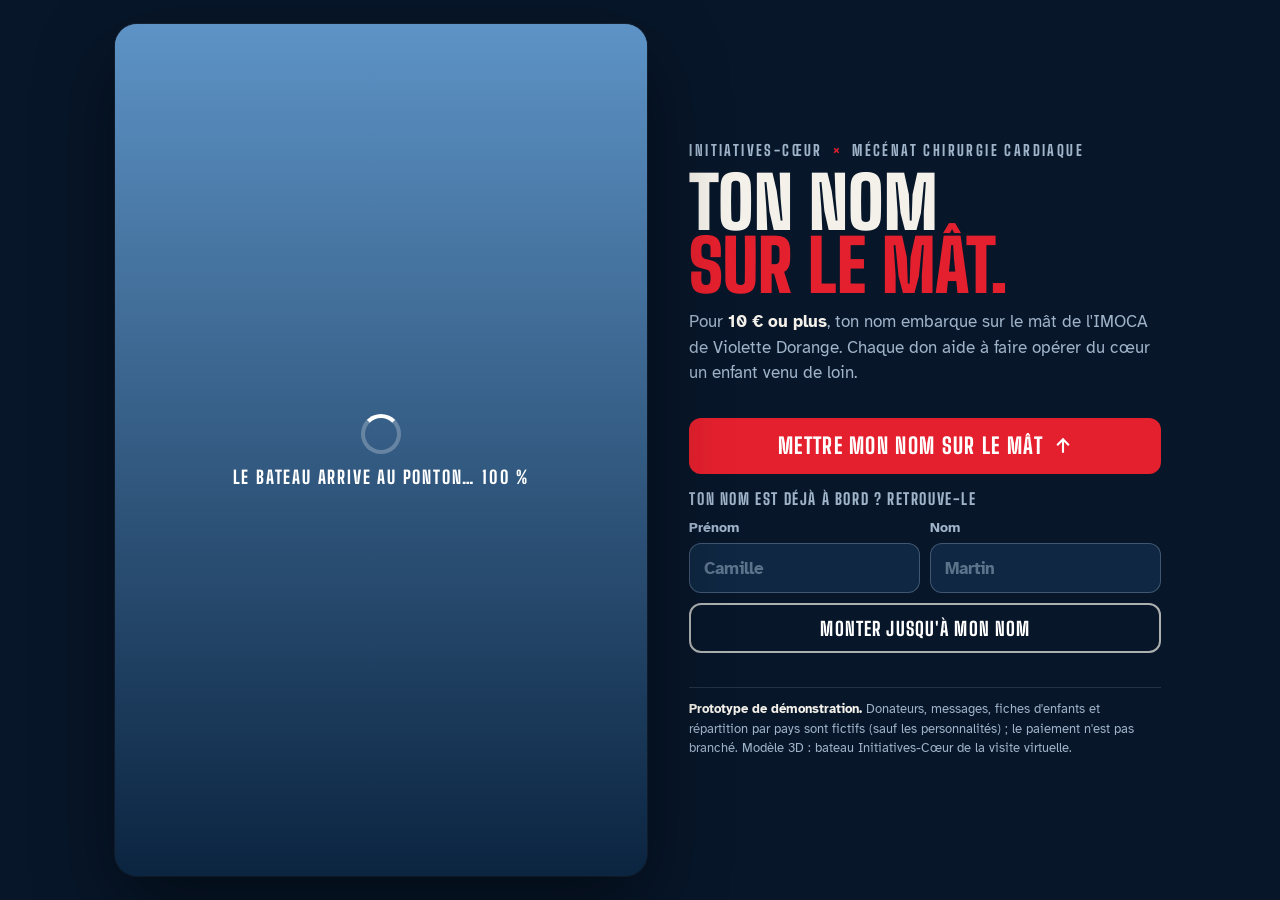
<file: index.html>
<!DOCTYPE html>
<html lang="fr">
<head>
<meta charset="utf-8">
<meta name="robots" content="noindex, nofollow">
<meta name="viewport" content="width=device-width, initial-scale=1, viewport-fit=cover">
<title>Ton nom sur le mât · Initiatives-Cœur</title>
<meta name="description" content="Embarque ton nom sur le mât de l'IMOCA Initiatives-Cœur et aide Mécénat Chirurgie Cardiaque à sauver des enfants.">
<link rel="preconnect" href="https://fonts.googleapis.com">
<link rel="preconnect" href="https://fonts.gstatic.com" crossorigin>
<link href="https://fonts.googleapis.com/css2?family=Big+Shoulders+Display:wght@700;800;900&family=Atkinson+Hyperlegible:ital,wght@0,400;0,700;1,400&display=swap" rel="stylesheet">
<link rel="stylesheet" href="style.css">
<script type="importmap">{"imports":{"three":"./vendor/three.module.min.js","three/addons/":"./vendor/addons/"}}</script>
</head>
<body>
<div class="app" id="app" data-view="home">
  <div class="stage" id="stage">
    <canvas id="gl" aria-label="Le mât d'Initiatives-Cœur en 3D, couvert de noms de donateurs"></canvas>
    <div class="loading" id="loading"><div class="spin"></div><span>Le bateau arrive au ponton…</span></div>
    <div class="veil"></div>
    <div class="spot" id="spot"><div class="lbl"><svg viewBox="0 0 32 30"><path d="M16 29 3 16C-1 12 0 4 7 2c4-1 7 1 9 4 2-3 5-5 9-4 7 2 8 10 4 14Z"/></svg><span id="spotTxt">Tu es ici</span></div></div>
    <div class="hover" id="hover"></div>
    <div class="tip" id="tip" hidden></div>
    <div class="tag"><svg viewBox="0 0 32 30"><path d="M16 29 3 16C-1 12 0 4 7 2c4-1 7 1 9 4 2-3 5-5 9-4 7 2 8 10 4 14Z"/></svg>Initiatives-Cœur</div>
    <div class="face" id="faceLbl">Bâbord</div>
    <button class="sound" id="sound" type="button" aria-pressed="true" aria-label="Son">
      <svg class="on" viewBox="0 0 24 24"><path d="M4 9h4l5-4v14l-5-4H4z"/><path d="M16 9a4 4 0 0 1 0 6M18.5 6.5a8 8 0 0 1 0 11"/></svg>
      <svg class="off" viewBox="0 0 24 24"><path d="M4 9h4l5-4v14l-5-4H4z"/><path d="m17 10 4 4m0-4-4 4"/></svg>
    </button>
    <div class="alti" id="alti" role="slider" aria-label="Hauteur sur le mât" aria-valuemin="0" aria-valuemax="30" tabindex="0"><div class="rail"></div>
      <div class="target" id="altiTarget"><svg viewBox="0 0 32 30"><path d="M16 29 3 16C-1 12 0 4 7 2c4-1 7 1 9 4 2-3 5-5 9-4 7 2 8 10 4 14Z"/></svg></div>
      <div class="cur" id="altiCur"><b id="altiVal">1,2 m</b><i></i></div>
    </div>
    <div class="ctrls">
      <button type="button" id="btnFlip" title="Passer de l'autre côté du mât"><svg viewBox="0 0 24 24"><path d="M4 12a8 8 0 0 1 14-5.3M20 12a8 8 0 0 1-14 5.3"/><path d="M18 3v4h-4M6 21v-4h4"/></svg><span id="flipTxt">Tribord</span></button>
      <button type="button" id="btnOver" title="Vue d'ensemble du bateau"><svg viewBox="0 0 24 24"><path d="M12 3v15M12 3 6 16h6M12 6l6 10h-6M3 19c3 2 15 2 18 0"/></svg><span>Bateau</span></button>
      <button type="button" id="btnCk" title="Les noms du cockpit, sous les yeux de Violette"><svg viewBox="0 0 24 24"><path d="M5 20h14M7 20v-6a5 5 0 0 1 10 0v6"/><path d="M9 9V5h6v4"/></svg><span id="ckTxt">Cockpit</span></button>
      <button type="button" id="btnSurvol" title="Vol de drone autour du bateau, puis retour sur le nom"><svg viewBox="0 0 24 24"><circle cx="5" cy="5" r="2.5"/><circle cx="19" cy="5" r="2.5"/><circle cx="5" cy="19" r="2.5"/><circle cx="19" cy="19" r="2.5"/><path d="M7 7l3 3M17 7l-3 3M7 17l3-3M17 17l-3-3"/><rect x="9.5" y="9.5" width="5" height="5" rx="1"/></svg><span>Survol</span></button>
      <button type="button" id="btnIn" aria-label="Zoomer">+</button>
      <button type="button" id="btnOut" aria-label="Dézoomer">−</button>
    </div>
    <div class="ckcredit" id="ckCredit" hidden>Le vrai cockpit : scan d'Ulysse Nizet (CC BY 4.0), modifié pour ce site · portraits peints de Jef Aérosol</div>
      <div class="hint" id="hint">Glisse pour monter le long du mât · ⇆ pour tourner autour</div>
    <div class="pickbar" id="pickbar" hidden><b>Choisis ta place</b><span>Touche une case libre <i class="free"></i></span></div>
  </div>

  <section class="panel" id="panel" aria-live="polite">
    <!-- page d'accueil -->
    <div class="v-landing">
      <div class="intro">
        <div class="eyebrow">Initiatives-Cœur <span class="x">×</span> Mécénat Chirurgie Cardiaque</div>
        <figure class="lphoto" id="lPhoto" hidden><img src="photos/violette.jpg" alt="Violette Dorange à bord d'Initiatives-Cœur" onload="this.parentNode.hidden=false" onerror="this.parentNode.remove()"><figcaption>Violette Dorange</figcaption></figure>
        <h1 class="lh1">Ton nom <em>autour du monde</em></h1>
        <p class="lsub">sur le bateau de Violette Dorange</p>
        <p class="invite" id="lInvite" hidden></p>
        <p class="lead">Dès <strong>10 €</strong>, ton prénom et ton nom embarquent pour un an sur l'IMOCA Initiatives-Cœur, sur le mât ou dans le cockpit, pendant ses courses et ses traversées. Pour poursuivre l'aventure jusqu'au Vendée Globe 2028, il suffit de participer à nouveau. Et ton don aide à faire opérer du cœur un enfant venu de loin.</p>
      </div>
      <div class="lstats" id="lStats"></div>
      <div class="choices">
        <button class="choice main" id="lDon" type="button"><b>Je mets mon nom sur le bateau</b><span>et j'aide à sauver un enfant · dès 10 €, sur le mât ou dans le cockpit</span><i>→</i></button>
        <button class="choice" id="lExplore" type="button"><b>Je découvre l'équipage du mât</b><span id="lExploreTxt">les noms déjà à bord, les enfants qu'ils aident, la carte du monde</span><i>→</i></button>
      </div>
      <button class="lmine" id="lMine" type="button" hidden></button>
      <div class="lrow"><button class="lfind" id="lFind" type="button">Mon nom est déjà à bord : le retrouver</button><button class="lfind" id="lShare" type="button">Partager à mes proches</button></div>
      <div class="tirage"><svg viewBox="0 0 24 24"><path d="M3 18h18M5 18l2-9 5 4 5-4 2 9"/><circle cx="12" cy="6" r="2"/></svg>
        <div><b>Grand tirage au sort parmi tous les donateurs</b><span>5 d'entre eux partiront naviguer avec Violette à bord d'Initiatives-Cœur.</span><button class="lk" id="lTiers" type="button">Contreparties et règlement</button></div></div>
      <ol class="how">
        <li><b>Je donne</b><span>dès 10 €, en ligne, avec reçu fiscal</span></li>
        <li><b>Mon nom embarque</b><span>pour un an, sur le mât ou dans le cockpit, à la place que je choisis</span></li>
        <li><b>Je suis l'enfant que j'aide</b><span>sa fiche, son voyage, son opération</span></li>
        <li><b>Je le vois en course</b><span>pendant les courses, mon nom peut apparaître dans les vidéos de Violette</span></li>
      </ol>
    </div>

    <!-- accueil -->
    <div class="v-home">
      <div class="intro">
        <div class="eyebrow">Initiatives-Cœur <span class="x">×</span> Mécénat Chirurgie Cardiaque</div>
        <h1>Ton nom <em>sur le mât.</em></h1>
        <p class="lead">Pour <strong>10 € ou plus</strong>, ton nom embarque sur le mât de l'IMOCA de Violette Dorange. Chaque don aide à faire opérer du cœur un enfant venu de loin.</p>
      </div>
      <div class="stats" id="stats"></div>
      <button class="go" id="btnDon" type="button">Mettre mon nom sur le mât <svg viewBox="0 0 24 24"><path d="M12 20V4M5 11l7-7 7 7"/></svg></button>
      <form id="form" autocomplete="off" novalidate>
        <div class="formtitle">Ton nom est déjà à bord ? Retrouve-le</div>
        <div class="fields">
          <label for="prenom">Prénom<input id="prenom" name="prenom" placeholder="Camille" autocapitalize="words" spellcheck="false"></label>
          <label for="nom">Nom<input id="nom" name="nom" placeholder="Martin" autocapitalize="words" spellcheck="false"></label>
        </div>
        <button class="go ghost" type="submit">Monter jusqu'à mon nom</button>
      </form>
      <div class="msg" id="msg"></div>
      <div class="examples" id="examples"></div>
    </div>

    <!-- montée -->
    <div class="climb v-travel"><small>Montée vers</small><div class="who" id="climbWho"></div><div class="h" id="climbH"></div></div>

    <!-- merci / mon don -->
    <div class="thanks v-done" id="thanks">
      <h2 class="merci"><b id="tMerci">Merci </b><span id="tName"></span></h2>
      <div class="where" id="tWhere"></div>
      <div class="mine" id="tMine" hidden></div>
      <div id="tVoy" hidden></div>
      <p class="chain" id="tChain" hidden></p>
      <div class="socpush" id="tSoc"><svg viewBox="0 0 24 24"><rect x="3" y="3" width="18" height="18" rx="5"/><circle cx="12" cy="12" r="4"/><circle cx="17.3" cy="6.7" r="1"/></svg><span><b>Montre-le à tes proches</b>Une image et une vidéo de ton nom sur le bateau, prêtes pour Instagram et Facebook.</span><button class="btn red small" id="social2" type="button">Créer mes visuels</button></div>
      <blockquote class="quote" id="tQuote" hidden></blockquote>
      <div class="pcard" id="tPerso" hidden></div>
      <div class="kid" id="tKid" hidden></div>
      <div class="welcome" id="tWelcome" hidden></div>
      <div class="refbox" id="tRef" hidden></div>
      <div class="facts" id="tFacts"></div>
      <p class="neigh" id="tNeigh"></p>
      <div class="near" id="tNear"></div>
      <div class="mapcard" id="tMap"><div class="mapsvg" id="tMapSvg"></div><p class="mapcap" id="tMapCap"></p></div>
      <div class="actions">
        <button class="btn red" id="social" type="button">Partager sur Instagram et Facebook</button>
        <button class="btn" id="replay" type="button">Rejouer la montée</button>
        <button class="btn" id="copy" type="button">Partager</button>
        <button class="btn" id="again" type="button">Chercher un autre nom</button>
        <button class="btn" id="myCard" type="button">Ma fiche publique</button>
        <button class="btn" id="btnDon2" type="button">Faire un don</button>
        <a class="btn" id="shop" href="#" target="_blank" rel="noopener">Boutique solidaire</a>
      </div>
      <aside class="dyk"><b>Le savais-tu ?</b> <span id="tDyk"></span></aside>
    </div>

    <!-- parcours de don -->
    <div class="don v-don" id="don">
      <div class="donhead"><button class="back" id="donBack" type="button" aria-label="Retour">‹</button><div class="steps" id="steps"></div></div>
      <div class="dstep" data-step="1">
        <h2>Ton don</h2>
        <div class="zone" id="zone"></div>
        <div class="amounts" id="amounts"></div>
        <label class="other">Autre montant<input id="amtOther" inputmode="numeric" placeholder="€" maxlength="5"></label>
        <div class="tier" id="tier"></div>
        <p class="impact" id="impact"></p>
        <button class="go" type="button" data-next>Continuer</button>
      </div>
      <div class="dstep" data-step="2">
        <h2 id="placeTitle">Ta place sur le mât</h2>
        <div id="placeBox"></div>
        <div class="quick" id="quick"></div>
        <button class="go" type="button" data-next id="placeNext">Continuer</button>
      </div>
      <div class="dstep" data-step="3">
        <h2>Ce qui sera écrit</h2>
        <div class="fields">
          <label>Prénom<input id="dPrenom" autocapitalize="words" maxlength="30"></label>
          <label>Nom<input id="dNom" autocapitalize="words" maxlength="40"></label>
        </div>
        <canvas class="sticker" id="sticker" width="900" height="150" aria-label="Aperçu de ton autocollant"></canvas>
        <label>Ville <small>(pour la carte des donateurs, jamais l'adresse)</small><input id="dVille" list="villesList" maxlength="60"></label>
        <datalist id="villesList"></datalist>
        <label>Ton message <small>(facultatif, affiché après validation)</small><textarea id="dMsg" rows="3" maxlength="200"></textarea><span class="count" id="dCount">0 / 200</span></label>
        <details class="more"><summary>Ma fiche publique (facultatif)</summary>
          <label>Quelques mots sur toi<textarea id="dBio" rows="2" maxlength="140" placeholder="Ex. : Prof de SVT, ma classe suit le bateau"></textarea></label>
          <label>Une photo<input type="file" id="dPhoto" accept="image/*"></label>
          <img id="dPhotoPrev" class="photoprev" alt="" hidden><p class="fine warn" id="dPhotoMsg" hidden>Cette photo n'a pas pu être lue (format HEIC ?). Choisis une photo JPEG ou PNG.</p>
          <label class="check"><input type="checkbox" id="dPub" checked> Afficher ma photo et ces quelques mots sur ma fiche</label>
        </details>
        <label class="check"><input type="checkbox" id="dNews"> Je veux recevoir par e-mail des nouvelles de l'enfant que j'aide à sauver : son arrivée en France, son opération, son retour chez lui.</label>
        <label class="check"><input type="checkbox" id="dOk"> J'accepte que mon prénom, mon nom, ma ville et mon message apparaissent sur le mât et sur ce site.</label>
        <button class="go" type="button" data-next id="infoNext">Continuer</button>
      </div>
      <div class="dstep" data-step="4">
        <h2>Récapitulatif</h2>
        <div class="recap" id="recap"></div>
        <button class="go" type="button" id="pay">Payer</button>
        <p class="fine" id="payNote"></p>
      </div>
    </div>

    <p class="proto"><b>Prototype de démonstration.</b> Donateurs, messages, fiches d'enfants et répartition par pays sont fictifs (sauf les personnalités) ; le paiement n'est pas branché. Modèle 3D : bateau Initiatives-Cœur de la visite virtuelle.</p>
  </section>
</div>

<!-- dialogues -->
<div class="dlg" id="dlg" hidden><div class="dlg-box" role="dialog" aria-modal="true" aria-labelledby="dlgTitle">
  <div class="dlg-head"><button class="dlg-x dlg-back" id="dlgBack" type="button" aria-label="Retour à la fiche précédente" hidden>‹</button><h2 id="dlgTitle"></h2><button class="dlg-x" id="dlgClose" type="button" aria-label="Fermer">×</button></div>
  <div id="dlgBody"></div>
</div></div>

<script type="module" src="app.js"></script>
</body>
</html>
</file>
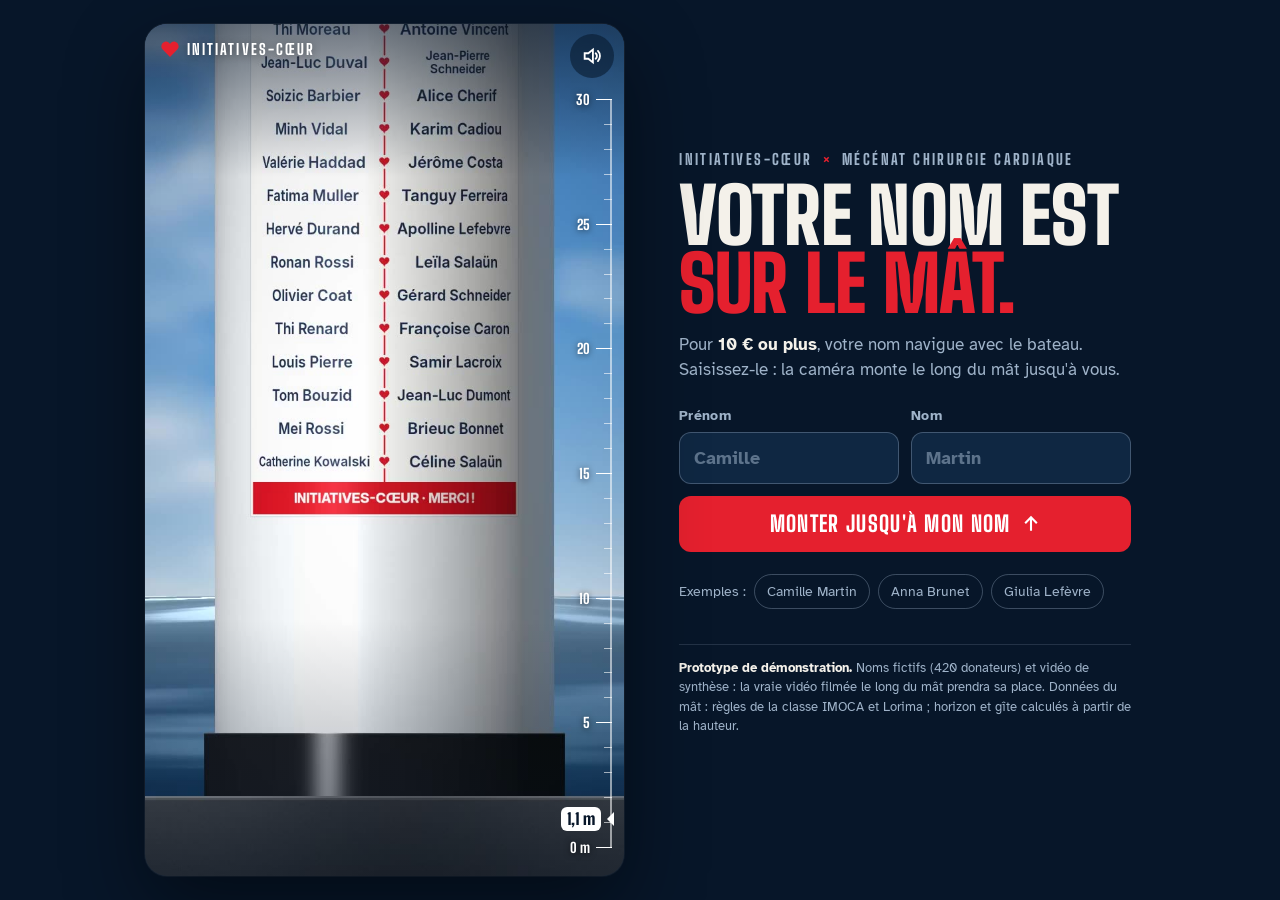
<file: v1/index.html>
<!DOCTYPE html>
<html lang="fr">
<head>
<meta charset="utf-8">
<meta name="viewport" content="width=device-width, initial-scale=1, viewport-fit=cover">
<title>Votre nom sur le mât</title>
<link rel="preconnect" href="https://fonts.googleapis.com">
<link rel="preconnect" href="https://fonts.gstatic.com" crossorigin>
<link href="https://fonts.googleapis.com/css2?family=Big+Shoulders+Display:wght@700;800;900&family=Atkinson+Hyperlegible:ital,wght@0,400;0,700;1,400&display=swap" rel="stylesheet">
<style>
:root {
  /* Un seul univers : la nuit marine autour d'un mât blanc ; la scène vidéo à gauche, le récit à droite (empilés sur mobile). */
  --abysse: #071629;
  --houle: #0f2742;
  --ecume: #f4f1ea;
  --brume: #9fb3c9;
  --coeur: #e5202e;
  --ciel: #8fd0ff;
  --display: "Big Shoulders Display", "Arial Narrow", "Roboto Condensed", sans-serif;
  --body: "Atkinson Hyperlegible", "Segoe UI", system-ui, sans-serif;
  color-scheme: dark;
}
* { box-sizing: border-box; }
html, body { height: 100%; margin: 0; }
body { background: var(--abysse); color: var(--ecume); font: 17px/1.5 var(--body); -webkit-font-smoothing: antialiased; }
button, input { font: inherit; color: inherit; }
:focus-visible { outline: 3px solid var(--ciel); outline-offset: 2px; }

.app { height: 100%; display: grid; grid-template-columns: auto minmax(340px, 460px); gap: clamp(24px, 4vw, 64px);
  align-items: center; justify-content: center; padding: 24px; }

/* ---------- scène vidéo ---------- */
.stage { position: relative; height: calc(100vh - 48px); height: calc(100dvh - 48px); max-height: 1280px; aspect-ratio: 9 / 16;
  border-radius: 22px; overflow: hidden; background: #0b2440; box-shadow: 0 30px 80px rgba(0,0,0,.45), 0 0 0 1px rgba(255,255,255,.06); }
.cam { position: absolute; inset: 0; transition: transform .7s cubic-bezier(.2,.8,.2,1); }
.stage video { position: absolute; inset: 0; width: 100%; height: 100%; object-fit: cover; transition: filter .25s ease, transform .25s ease; }
.stage.jump video { filter: blur(10px) brightness(1.15) saturate(1.2); transform: scaleY(1.08); }
.veil { position: absolute; inset: 0; pointer-events: none; background: linear-gradient(180deg, rgba(7,22,41,.55) 0, rgba(7,22,41,0) 18%, rgba(7,22,41,0) 70%, rgba(7,22,41,.35) 100%); }

.tag { position: absolute; top: 16px; left: 16px; display: flex; align-items: center; gap: 8px; font: 800 15px/1 var(--display);
  letter-spacing: .14em; text-transform: uppercase; color: #fff; text-shadow: 0 1px 8px rgba(0,0,0,.4); }
.tag svg { width: 18px; height: 18px; fill: var(--coeur); }
.sound { position: absolute; top: 10px; right: 10px; width: 44px; height: 44px; border-radius: 50%; border: 0;
  background: rgba(7,22,41,.55); backdrop-filter: blur(6px); cursor: pointer; display: grid; place-items: center; }
.sound svg { width: 22px; height: 22px; stroke: #fff; fill: none; stroke-width: 2; stroke-linecap: round; }
.sound[aria-pressed="false"] .on, .sound[aria-pressed="true"] .off { display: none; }

/* altimètre : hauteur de la caméra au-dessus du pont */
.alti { position: absolute; right: 12px; top: 76px; bottom: 28px; width: 64px; pointer-events: none; }
.alti .rail { position: absolute; right: 0; top: 0; bottom: 0; width: 2px; background: rgba(255,255,255,.55); }
.alti .tick { position: absolute; right: 0; height: 1px; width: 8px; background: rgba(255,255,255,.6); }
.alti .tick.big { width: 16px; background: #fff; }
.alti .lab { position: absolute; right: 22px; transform: translateY(50%); font: 800 14px/1 var(--display); color: #fff;
  text-shadow: 0 1px 6px rgba(0,0,0,.6); font-variant-numeric: tabular-nums; }
.alti .cur { position: absolute; right: -2px; transform: translateY(50%); display: flex; align-items: center; gap: 6px;
  transition: bottom .35s ease; }
.alti .cur b { font: 900 16px/1 var(--display); background: #fff; color: var(--abysse); padding: 4px 6px; border-radius: 6px;
  font-variant-numeric: tabular-nums; white-space: nowrap; }
.alti .cur i { width: 0; height: 0; border: 7px solid transparent; border-right-color: #fff; border-left: 0; }
.alti .target { position: absolute; right: -9px; transform: translateY(50%); width: 20px; height: 20px; display: none; }
.alti .target svg { width: 20px; height: 20px; fill: var(--coeur); filter: drop-shadow(0 0 6px rgba(229,32,46,.9)); }
.alti.armed .target { display: block; }
.stage.travel .alti .cur { transition: none; }

/* surlignage du nom */
.spot { position: absolute; display: none; border-radius: 12px; border: 3px solid var(--coeur);
  box-shadow: 0 0 0 200vmax rgba(4,12,24,.55), 0 0 24px 4px rgba(229,32,46,.65); pointer-events: none; }
.spot.show { display: block; animation: spotIn .6s cubic-bezier(.2,.9,.3,1.2) both, pulse 1.8s 0.6s ease-in-out infinite; }
.spot .lbl { position: absolute; left: 50%; bottom: calc(100% + 10px); transform: translateX(-50%); white-space: nowrap;
  background: var(--coeur); color: #fff; font: 800 15px/1 var(--display); letter-spacing: .1em; text-transform: uppercase;
  padding: 7px 10px 6px; border-radius: 999px; display: flex; gap: 6px; align-items: center; }
.spot .lbl svg { width: 13px; height: 13px; fill: #fff; }
@keyframes spotIn { from { transform: scale(1.6); opacity: 0; } to { transform: scale(1); opacity: 1; } }
@keyframes pulse { 50% { box-shadow: 0 0 0 200vmax rgba(4,12,24,.55), 0 0 40px 10px rgba(229,32,46,.85); } }

.play-big { position: absolute; left: 50%; top: 50%; transform: translate(-50%, -50%); display: none; border: 0; cursor: pointer;
  background: var(--coeur); color: #fff; border-radius: 999px; padding: 16px 24px; font: 800 22px/1 var(--display);
  letter-spacing: .06em; text-transform: uppercase; box-shadow: 0 10px 40px rgba(229,32,46,.5); }
.play-big.show { display: block; }

/* ---------- panneau ---------- */
.intro { display: grid; gap: 14px; }
.panel { display: grid; gap: 22px; align-content: safe center; max-height: 100%; overflow: auto; padding: 4px; }
.eyebrow { font: 800 15px/1.2 var(--display); letter-spacing: .16em; text-transform: uppercase; color: var(--brume); display: flex; gap: 10px; flex-wrap: wrap; align-items: center; }
.eyebrow .x { color: var(--coeur); }
h1 { margin: 0; font: 900 clamp(48px, 6vw, 84px)/.88 var(--display); text-transform: uppercase; letter-spacing: -.005em; text-wrap: balance; }
h1 em { font-style: normal; color: var(--coeur); }
.lead { margin: 0; color: var(--brume); max-width: 42ch; }
.lead strong { color: var(--ecume); font-weight: 700; }

form { display: grid; gap: 12px; }
.fields { display: grid; grid-template-columns: 1fr 1fr; gap: 12px; }
label { display: grid; gap: 6px; font-size: 14px; font-weight: 700; color: var(--brume); letter-spacing: .02em; }
input { width: 100%; height: 52px; border-radius: 12px; border: 1px solid rgba(159,179,201,.35); background: var(--houle);
  padding: 0 14px; font-size: 18px; color: var(--ecume); }
input::placeholder { color: rgba(159,179,201,.55); }
input:focus { border-color: var(--ciel); outline: none; box-shadow: 0 0 0 3px rgba(143,208,255,.25); }
.go { height: 56px; border: 0; border-radius: 12px; background: var(--coeur); color: #fff; cursor: pointer;
  font: 800 22px/1 var(--display); letter-spacing: .06em; text-transform: uppercase; display: flex; align-items: center; justify-content: center; gap: 10px; }
.go:hover { background: #f23341; }
.go svg { width: 20px; height: 20px; stroke: #fff; fill: none; stroke-width: 2.5; }
.examples { display: flex; flex-wrap: wrap; gap: 8px; align-items: center; font-size: 14px; color: var(--brume); }
.chip { border: 1px solid rgba(159,179,201,.35); background: transparent; border-radius: 999px; padding: 6px 12px; cursor: pointer; font-size: 14px; }
.chip:hover { border-color: var(--ecume); }

.msg { display: none; border-radius: 14px; padding: 16px; background: var(--houle); border-left: 4px solid var(--ciel); }
.msg.show { display: grid; gap: 10px; }
.msg p { margin: 0; }
.msg .row { display: flex; flex-wrap: wrap; gap: 8px; }

.climb { display: none; gap: 4px; }
.climb.show { display: grid; }
.climb small { font: 800 15px/1 var(--display); letter-spacing: .16em; text-transform: uppercase; color: var(--brume); }
.climb .who { font: 900 clamp(40px, 5vw, 64px)/.9 var(--display); text-transform: uppercase; }
.climb .h { font: 800 22px/1 var(--display); color: var(--ciel); font-variant-numeric: tabular-nums; }

.thanks { display: none; gap: 14px; }
.thanks.show { display: grid; animation: rise .7s cubic-bezier(.2,.8,.2,1) both; }
.thanks .merci { margin: 0; font: 900 clamp(48px, 5.5vw, 80px)/.85 var(--display); text-transform: uppercase; }
.thanks .merci span { color: var(--coeur); display: block; }
.thanks .where { display: flex; flex-wrap: wrap; gap: 8px; }
.pill { font: 800 16px/1 var(--display); letter-spacing: .08em; text-transform: uppercase; padding: 8px 12px; border-radius: 8px; background: var(--houle); color: var(--ecume); font-variant-numeric: tabular-nums; }
.pill.red { background: var(--coeur); color: #fff; }
.thanks p { margin: 0; max-width: 46ch; }
.facts { display: grid; grid-template-columns: 1fr 1fr; gap: 8px; }
.fact { background: var(--houle); border-radius: 12px; padding: 12px 14px 12px; display: grid; gap: 2px; position: relative; overflow: hidden; }
.fact small { font: 800 13px/1.1 var(--display); letter-spacing: .14em; text-transform: uppercase; color: var(--brume); }
.fact b { font: 900 34px/1 var(--display); font-variant-numeric: tabular-nums; color: var(--ecume); }
.fact b u { text-decoration: none; font-size: 20px; margin-left: 2px; color: var(--brume); }
.fact span { font-size: 13px; line-height: 1.3; color: var(--brume); }
.fact .gauge { position: absolute; right: 12px; top: 12px; bottom: 12px; width: 4px; border-radius: 4px; background: rgba(159,179,201,.25); }
.fact .gauge i { position: absolute; left: -3px; width: 10px; height: 10px; border-radius: 50%; background: var(--coeur); transform: translateY(50%); box-shadow: 0 0 8px rgba(229,32,46,.8); }
.neigh { color: var(--brume); font-size: 15px; }
.neigh strong { color: var(--ecume); font-weight: 700; }
.dyk { border-left: 3px solid var(--coeur); padding: 2px 0 2px 12px; color: var(--brume); font-size: 14px; max-width: 46ch; }
.dyk b { color: var(--ecume); font-family: var(--display); font-weight: 800; letter-spacing: .08em; text-transform: uppercase; font-size: 14px; }
.thanks .sub { color: var(--brume); }
.actions { display: flex; flex-wrap: wrap; gap: 10px; }
.btn { height: 46px; padding: 0 16px; border-radius: 10px; border: 1px solid rgba(159,179,201,.4); background: transparent; cursor: pointer;
  font-weight: 700; font-size: 15px; display: inline-flex; align-items: center; gap: 8px; }
.btn:hover { border-color: var(--ecume); background: rgba(255,255,255,.04); }
.btn.primary { background: var(--ecume); color: var(--abysse); border-color: var(--ecume); }
@keyframes rise { from { opacity: 0; transform: translateY(14px); } to { opacity: 1; transform: none; } }

.proto { font-size: 13px; color: var(--brume); border-top: 1px solid rgba(159,179,201,.18); padding-top: 14px; }
.proto b { color: var(--ecume); }
.sr { position: absolute; width: 1px; height: 1px; overflow: hidden; clip: rect(0 0 0 0); }

.app[data-state="travel"] .intro, .app[data-state="travel"] form, .app[data-state="travel"] .examples,
.app[data-state="done"] .intro, .app[data-state="done"] form, .app[data-state="done"] .examples { display: none; }

/* ---------- mobile : la vidéo en haut, une feuille de contrôle en bas (pas de superposition) ---------- */
@media (max-width: 860px) {
  html, body { overflow: hidden; }
  .app { display: flex; flex-direction: column; gap: 0; padding: 0; height: 100%; height: 100dvh; }
  .stage { flex: 1 1 auto; min-height: 150px; width: 100%; height: auto; max-height: none; aspect-ratio: auto;
    border-radius: 0; box-shadow: none; }
  .panel { position: relative; z-index: 2; flex: 0 1 auto; max-height: 64%; margin-top: -20px; border-radius: 20px 20px 0 0;
    background: var(--abysse); box-shadow: 0 -12px 30px rgba(0,0,0,.35); gap: 12px; align-content: start; grid-auto-rows: max-content;
    padding: 14px 16px calc(14px + env(safe-area-inset-bottom)); overflow-y: auto; overscroll-behavior: contain;
    -webkit-overflow-scrolling: touch; transition: max-height .45s ease; }
  .panel::before { content: ""; display: block; width: 40px; height: 4px; border-radius: 2px; background: rgba(159,179,201,.35); margin: 0 auto 2px; }
  .app[data-state="travel"] .panel { max-height: 118px; }
  .app[data-state="done"] .panel { max-height: 60%; }
  .app[data-state="travel"] .proto { display: none; }
  .eyebrow { display: none; }
  .intro { gap: 6px; }
  h1 { font-size: clamp(34px, 10vw, 46px); }
  .lead { font-size: 15px; line-height: 1.4; }
  .fields { gap: 8px; }
  label { font-size: 13px; }
  input { height: 50px; font-size: 17px; }
  .go { height: 52px; font-size: 20px; }
  .examples { flex-wrap: nowrap; overflow-x: auto; scrollbar-width: none; margin: 0 -16px; padding: 0 16px; }
  .examples::-webkit-scrollbar { display: none; }
  .chip { white-space: nowrap; }
  .proto { font-size: 12px; padding-top: 10px; }
  .climb.show { grid-template-columns: minmax(0, 1fr) auto; align-items: end; column-gap: 12px; }
  .climb small { grid-column: 1 / -1; font-size: 13px; }
  .climb .who { font-size: 30px; overflow: hidden; text-overflow: ellipsis; white-space: nowrap; }
  .climb .h { font-size: 17px; white-space: nowrap; }
  .climb .h .ad { display: none; }
  .examples { white-space: nowrap; }
  .app[data-state="done"] .alti .cur b { display: none; }
  .thanks { gap: 10px; }
  .thanks .merci { font-size: clamp(38px, 11vw, 54px); }
  .thanks .merci span { display: inline; }
  .thanks .sub { font-size: 14px; }
  .pill { font-size: 14px; padding: 7px 10px; }
  .fact { padding: 10px 12px; }
  .fact b { font-size: 26px; }
  .fact span { font-size: 12px; }
  .btn { height: 42px; font-size: 14px; padding: 0 12px; }
  .alti { top: calc(58px + env(safe-area-inset-top)); bottom: 34px; right: 8px; }
  .alti .lab { font-size: 13px; }
  .tag { top: calc(14px + env(safe-area-inset-top)); left: 14px; }
  .sound { top: calc(8px + env(safe-area-inset-top)); }
  .play-big { font-size: 19px; padding: 14px 20px; white-space: nowrap; }
  .spot .lbl { font-size: 13px; padding: 6px 9px 5px; }
}
@media (max-width: 380px) {
  .go { font-size: 18px; letter-spacing: .03em; }
  h1 { font-size: 32px; }
  .lead { font-size: 14px; }
}
@media (prefers-reduced-motion: reduce) {
  .stage video, .alti .cur { transition: none; }
  .spot.show, .thanks.show { animation: none; }
}
</style>
</head>
<body>
<div class="app" id="app" data-state="idle">
  <div class="stage" id="stage">
    <div class="cam" id="cam">
    <video id="v" src="mast.mp4" poster="poster.jpg" muted playsinline preload="auto"></video>
    <div class="spot" id="spot"><div class="lbl"><svg viewBox="0 0 32 30"><path d="M16 29 3 16C-1 12 0 4 7 2c4-1 7 1 9 4 2-3 5-5 9-4 7 2 8 10 4 14Z"/></svg><span id="spotTxt">Vous êtes ici</span></div></div>
    </div>
    <div class="veil"></div>
    <div class="tag"><svg viewBox="0 0 32 30"><path d="M16 29 3 16C-1 12 0 4 7 2c4-1 7 1 9 4 2-3 5-5 9-4 7 2 8 10 4 14Z"/></svg>Initiatives-Cœur</div>
    <button class="sound" id="sound" type="button" aria-pressed="true" aria-label="Son">
      <svg class="on" viewBox="0 0 24 24"><path d="M4 9h4l5-4v14l-5-4H4z"/><path d="M16 9a4 4 0 0 1 0 6M18.5 6.5a8 8 0 0 1 0 11"/></svg>
      <svg class="off" viewBox="0 0 24 24"><path d="M4 9h4l5-4v14l-5-4H4z"/><path d="m17 10 4 4m0-4-4 4"/></svg>
    </button>
    <div class="alti" id="alti" aria-hidden="true"><div class="rail"></div>
      <div class="target" id="altiTarget"><svg viewBox="0 0 32 30"><path d="M16 29 3 16C-1 12 0 4 7 2c4-1 7 1 9 4 2-3 5-5 9-4 7 2 8 10 4 14Z"/></svg></div>
      <div class="cur" id="altiCur"><b id="altiVal">1,2 m</b><i></i></div>
    </div>
    <button class="play-big" id="playBig" type="button">Voir mon nom ▸</button>
  </div>

  <section class="panel" id="panel" aria-live="polite">
    <div class="intro">
      <div class="eyebrow">Initiatives-Cœur <span class="x">×</span> Mécénat Chirurgie Cardiaque</div>
      <h1>Votre nom est <em>sur le mât.</em></h1>
      <p class="lead">Pour <strong>10 € ou plus</strong>, votre nom navigue avec le bateau. Saisissez-le : la caméra monte le long du mât jusqu'à vous.</p>
    </div>
    <form id="form" autocomplete="off" novalidate>
      <div class="fields">
        <label for="prenom">Prénom<input id="prenom" name="prenom" placeholder="Camille" autocapitalize="words" spellcheck="false"></label>
        <label for="nom">Nom<input id="nom" name="nom" placeholder="Martin" autocapitalize="words" spellcheck="false"></label>
      </div>
      <button class="go" type="submit">Monter jusqu'à mon nom
        <svg viewBox="0 0 24 24"><path d="M12 20V4M5 11l7-7 7 7"/></svg></button>
    </form>
    <div class="examples" id="examples">Exemples :</div>
    <div class="msg" id="msg"></div>

    <div class="climb" id="climb"><small>Montée vers</small><div class="who" id="climbWho"></div><div class="h" id="climbH"></div></div>

    <div class="thanks" id="thanks">
      <h2 class="merci">Merci <span id="tName"></span></h2>
      <div class="where" id="tWhere"></div>
      <div class="facts" id="tFacts"></div>
      <p class="neigh" id="tNeigh"></p>
      <p>Votre nom navigue désormais sur le mât d'Initiatives-Cœur.</p>
      <p class="sub">Votre don aide Mécénat Chirurgie Cardiaque à faire opérer en France des enfants atteints de malformations cardiaques, venus de pays où ils ne peuvent pas être soignés. Merci de contribuer à sauver des enfants.</p>
      <div class="actions">
        <button class="btn primary" id="replay" type="button">Rejouer la montée</button>
        <button class="btn" id="copy" type="button">Partager</button>
        <button class="btn" id="again" type="button">Chercher un autre nom</button>
        <button class="btn" id="full" type="button">Toute la montée</button>
      </div>
      <aside class="dyk"><b>Le saviez-vous ?</b> <span id="tDyk"></span></aside>
    </div>
    <p class="proto"><b>Prototype de démonstration.</b> Noms fictifs (<span id="count"></span> donateurs) et vidéo de synthèse : la vraie vidéo filmée le long du mât prendra sa place. Données du mât : règles de la classe IMOCA et Lorima ; horizon et gîte calculés à partir de la hauteur.</p>
  </section>
</div>

<script>
const DATA = {"video":{"duration":66.833,"width":720,"height":1280,"fps":30.0},"mast_m":29.0,"t_motion":1.2,"track":[[0.0,1.15],[0.25,1.15],[0.5,1.15],[0.75,1.15],[1.0,1.15],[1.25,1.15],[1.5,1.15],[1.75,1.17],[2.0,1.2],[2.25,1.25],[2.5,1.32],[2.75,1.42],[3.0,1.53],[3.25,1.64],[3.5,1.76],[3.75,1.87],[4.0,1.99],[4.25,2.11],[4.5,2.22],[4.75,2.34],[5.0,2.46],[5.25,2.57],[5.5,2.69],[5.75,2.8],[6.0,2.92],[6.25,3.04],[6.5,3.15],[6.75,3.27],[7.0,3.39],[7.25,3.5],[7.5,3.62],[7.75,3.73],[8.0,3.85],[8.25,3.97],[8.5,4.08],[8.75,4.2],[9.0,4.32],[9.25,4.43],[9.5,4.55],[9.75,4.67],[10.0,4.78],[10.25,4.9],[10.5,5.01],[10.75,5.13],[11.0,5.25],[11.25,5.36],[11.5,5.48],[11.75,5.6],[12.0,5.71],[12.25,5.83],[12.5,5.94],[12.75,6.06],[13.0,6.18],[13.25,6.29],[13.5,6.41],[13.75,6.53],[14.0,6.64],[14.25,6.76],[14.5,6.88],[14.75,6.99],[15.0,7.11],[15.25,7.22],[15.5,7.34],[15.75,7.46],[16.0,7.57],[16.25,7.69],[16.5,7.81],[16.75,7.92],[17.0,8.04],[17.25,8.16],[17.5,8.27],[17.75,8.39],[18.0,8.5],[18.25,8.62],[18.5,8.74],[18.75,8.85],[19.0,8.97],[19.25,9.09],[19.5,9.2],[19.75,9.32],[20.0,9.43],[20.25,9.55],[20.5,9.67],[20.75,9.78],[21.0,9.9],[21.25,10.02],[21.5,10.13],[21.75,10.25],[22.0,10.37],[22.25,10.48],[22.5,10.6],[22.75,10.71],[23.0,10.83],[23.25,10.95],[23.5,11.06],[23.75,11.18],[24.0,11.3],[24.25,11.41],[24.5,11.53],[24.75,11.64],[25.0,11.76],[25.25,11.88],[25.5,11.99],[25.75,12.11],[26.0,12.23],[26.25,12.34],[26.5,12.46],[26.75,12.58],[27.0,12.69],[27.25,12.81],[27.5,12.92],[27.75,13.04],[28.0,13.16],[28.25,13.27],[28.5,13.39],[28.75,13.51],[29.0,13.62],[29.25,13.74],[29.5,13.86],[29.75,13.97],[30.0,14.09],[30.25,14.2],[30.5,14.32],[30.75,14.44],[31.0,14.55],[31.25,14.67],[31.5,14.79],[31.75,14.9],[32.0,15.02],[32.25,15.13],[32.5,15.25],[32.75,15.37],[33.0,15.48],[33.25,15.6],[33.5,15.72],[33.75,15.83],[34.0,15.95],[34.25,16.07],[34.5,16.18],[34.75,16.3],[35.0,16.41],[35.25,16.53],[35.5,16.65],[35.75,16.76],[36.0,16.88],[36.25,17.0],[36.5,17.11],[36.75,17.23],[37.0,17.35],[37.25,17.46],[37.5,17.58],[37.75,17.69],[38.0,17.81],[38.25,17.93],[38.5,18.04],[38.75,18.16],[39.0,18.28],[39.25,18.39],[39.5,18.51],[39.75,18.62],[40.0,18.74],[40.25,18.86],[40.5,18.97],[40.75,19.09],[41.0,19.21],[41.25,19.32],[41.5,19.44],[41.75,19.56],[42.0,19.67],[42.25,19.79],[42.5,19.9],[42.75,20.02],[43.0,20.14],[43.25,20.25],[43.5,20.37],[43.75,20.49],[44.0,20.6],[44.25,20.72],[44.5,20.83],[44.75,20.95],[45.0,21.07],[45.25,21.18],[45.5,21.3],[45.75,21.42],[46.0,21.53],[46.25,21.65],[46.5,21.77],[46.75,21.88],[47.0,22.0],[47.25,22.11],[47.5,22.23],[47.75,22.35],[48.0,22.46],[48.25,22.58],[48.5,22.7],[48.75,22.81],[49.0,22.93],[49.25,23.05],[49.5,23.16],[49.75,23.28],[50.0,23.39],[50.25,23.51],[50.5,23.63],[50.75,23.74],[51.0,23.86],[51.25,23.98],[51.5,24.09],[51.75,24.21],[52.0,24.32],[52.25,24.44],[52.5,24.56],[52.75,24.67],[53.0,24.79],[53.25,24.91],[53.5,25.02],[53.75,25.14],[54.0,25.26],[54.25,25.37],[54.5,25.49],[54.75,25.6],[55.0,25.72],[55.25,25.84],[55.5,25.95],[55.75,26.07],[56.0,26.19],[56.25,26.3],[56.5,26.42],[56.75,26.53],[57.0,26.65],[57.25,26.77],[57.5,26.88],[57.75,27.0],[58.0,27.12],[58.25,27.23],[58.5,27.35],[58.75,27.47],[59.0,27.58],[59.25,27.7],[59.5,27.81],[59.75,27.93],[60.0,28.05],[60.25,28.16],[60.5,28.28],[60.75,28.4],[61.0,28.51],[61.25,28.63],[61.5,28.75],[61.75,28.86],[62.0,28.97],[62.25,29.07],[62.5,29.17],[62.75,29.24],[63.0,29.31],[63.25,29.36],[63.5,29.39],[63.75,29.41],[64.0,29.42],[64.25,29.43],[64.5,29.43],[64.75,29.43],[65.0,29.43],[65.25,29.43],[65.5,29.43],[65.75,29.43],[66.0,29.43],[66.25,29.43],[66.5,29.43],[66.75,29.43],[67.0,29.43]],"names":[["Catherine","Kowalski",0.0133,656.9,171.9,337.5,1.1,1,1,"g"],["Céline","Salaün",0.0133,656.9,351.9,535.6,1.1,1,1,"d"],["Mei","Rossi",2.18,640.3,201.9,298.1,1.2,1,2,"g"],["Brieuc","Bonnet",2.18,640.3,396.2,538.8,1.2,1,2,"d"],["Tom","Bouzid",2.5467,638.9,191.9,310.0,1.3,1,3,"g"],["Jean-Luc","Dumont",2.5467,638.9,379.4,548.8,1.3,1,3,"d"],["Louis","Pierre",2.8467,642.6,191.9,311.2,1.4,1,4,"g"],["Samir","Lacroix",2.8467,642.6,398.1,536.2,1.4,1,4,"d"],["Thi","Renard",3.08,638.9,195.6,304.4,1.6,1,5,"g"],["Françoise","Caron",3.08,638.9,383.1,546.9,1.6,1,5,"d"],["Olivier","Coat",3.3133,637.9,191.9,311.2,1.7,1,6,"g"],["Gérard","Schneider",3.3133,637.9,380.0,549.4,1.7,1,6,"d"],["Ronan","Rossi",3.5467,637.1,190.0,313.1,1.8,1,7,"g"],["Leïla","Salaün",3.5467,637.1,407.5,529.4,1.8,1,7,"d"],["Hervé","Durand",3.78,636.6,183.1,321.9,1.9,1,8,"g"],["Apolline","Lefebvre",3.78,636.6,379.4,549.4,1.9,1,8,"d"],["Fatima","Muller",4.0467,642.8,184.4,321.2,2.0,1,9,"g"],["Tanguy","Ferreira",4.0467,642.8,385.6,544.4,2.0,1,9,"d"],["Valérie","Haddad",4.28,641.2,176.9,330.0,2.1,1,10,"g"],["Jérôme","Costa",4.28,641.2,396.2,536.9,2.1,1,10,"d"],["Minh","Vidal",4.5133,640.2,196.9,303.1,2.2,1,11,"g"],["Karim","Cadiou",4.5133,640.2,400.0,535.0,2.2,1,11,"d"],["Soizic","Barbier",4.7467,639.0,182.5,323.8,2.3,1,12,"g"],["Alice","Cherif",4.7467,639.0,408.8,528.8,2.3,1,12,"d"],["Jean-Luc","Duval",4.98,641.4,175.0,333.1,2.4,1,13,"g"],["Jean-Pierre","Schneider",5.0133,641.5,421.9,517.5,2.4,1,13,"d"],["Thi","Moreau",5.2133,637.1,193.1,307.8,2.6,1,14,"g"],["Antoine","Vincent",5.2133,637.1,383.8,546.2,2.6,1,14,"d"],["Samir","Roussel",5.48,642.9,181.9,324.4,2.7,1,15,"g"],["Hervé","Barbier",5.48,642.9,397.5,537.5,2.7,1,15,"d"],["Olivier","Lefèvre-Pontalis",5.7133,642.3,185.9,318.1,2.8,1,16,"g"],["Monique","Petit",5.7133,639.6,397.5,537.5,2.8,1,16,"d"],["Camille","Costa",5.9467,640.9,183.1,321.9,2.9,1,17,"g"],["Nolwenn","Michel",5.9467,640.9,385.0,545.6,2.9,1,17,"d"],["Adam","Pierre",6.18,639.9,189.4,314.4,3.0,1,18,"g"],["Léa","Rossi",6.18,639.9,421.9,518.1,3.0,1,18,"d"],["Christine","Diop",6.4133,640.0,181.2,324.4,3.1,1,19,"g"],["Sophie","Fischer",6.4133,640.0,391.2,541.9,3.1,1,19,"d"],["Romane","Perrin",6.6467,638.0,180.0,326.9,3.2,1,20,"g"],["Matteo","Nédélec",6.6467,638.0,386.2,545.0,3.2,1,20,"d"],["Brigitte","Marchand",6.88,637.8,171.9,338.8,3.3,1,21,"g"],["Chloé","Morvan",6.88,637.8,395.6,536.9,3.3,1,21,"d"],["Zoé","Bourgeois",7.1133,636.6,180.0,326.2,3.4,1,22,"g"],["Jade","Aubert",7.1133,636.6,405.0,530.6,3.4,1,22,"d"],["Maël","Blanc",7.38,642.0,195.6,305.6,3.6,1,23,"g"],["Aurélien","Morin",7.38,642.0,391.9,540.0,3.6,1,23,"d"],["Lukas","Nguyen",7.6133,641.5,181.9,325.0,3.7,1,24,"g"],["Alexandre","Meunier",7.6133,641.5,381.2,548.1,3.7,1,24,"d"],["Juliette","Moreau",7.8467,639.4,175.6,331.9,3.8,1,25,"g"],["Émilie","d'Almeida",7.8467,639.4,382.5,546.9,3.8,1,25,"d"],["Noé","Gautier",8.08,639.5,191.2,311.9,3.9,1,26,"g"],["Inès","López",8.08,639.5,415.0,523.8,3.9,1,26,"d"],["Amina","Chevalier",8.3133,638.5,171.9,338.1,4.0,1,27,"g"],["Morgane","Coat",8.3133,638.5,395.6,538.8,4.0,1,27,"d"],["Gwenaël","Guillou",8.5467,637.5,173.1,335.6,4.1,1,28,"g"],["Morgane","Gaillard",8.5467,637.5,380.6,548.1,4.1,1,28,"d"],["Marc-Antoine","Abgrall",8.8133,643.4,171.9,338.1,4.2,1,29,"g"],["Camille","Martin",8.8133,643.4,393.1,539.4,4.2,1,29,"d"],["Mathis","Sánchez",9.0467,642.0,174.4,333.8,4.3,1,30,"g"],["Pauline","Meunier",9.0467,642.0,384.4,546.9,4.3,1,30,"d"],["Mathilde","Lemoine",9.28,641.2,171.9,339.4,4.4,1,31,"g"],["Mamadou","Roussel",9.28,641.2,381.9,547.5,4.4,1,31,"d"],["Frédéric","Bourgeois",9.5133,640.2,171.9,338.1,4.5,1,32,"g"],["Sofia","Lemaire",9.5133,640.2,398.1,536.9,4.5,1,32,"d"],["Nathan","Marie",9.7467,639.6,185.0,320.0,4.7,1,33,"g"],["Paul","Boyer",9.7467,639.6,415.6,523.8,4.7,1,33,"d"],["Jules","Le Berre",9.98,638.0,180.6,325.0,4.8,1,34,"g"],["Nathalie","Pierre",9.98,638.0,392.5,540.6,4.8,1,34,"d"],["Morgane","Lefèvre",10.2133,637.9,171.9,338.8,4.9,1,35,"g"],["Baptiste","Bertrand",10.2133,637.9,380.6,548.1,4.9,1,35,"d"],["Baptiste","Lucas",10.48,643.5,180.0,328.1,5.0,1,36,"g"],["Chloé","Lucas",10.48,643.5,405.6,530.6,5.0,1,36,"d"],["Chloé","Le Bris",10.7133,642.3,186.2,318.8,5.1,1,37,"g"],["Timothée","Philippe",10.7133,642.3,381.2,547.5,5.1,1,37,"d"],["Côme","Laurent",10.9467,641.5,181.9,323.8,5.2,1,38,"g"],["Baptiste","Diallo",10.9467,641.5,395.0,538.8,5.2,1,38,"d"],["Catherine","Weber",11.18,640.8,171.9,338.8,5.3,1,39,"g"],["Lou","Nguyen",11.18,640.8,408.1,528.8,5.3,1,39,"d"],["Ethan","Schmitt",11.4133,639.8,183.1,323.1,5.4,1,40,"g"],["Valérie","Abgrall",11.4133,639.8,391.9,540.0,5.4,1,40,"d"],["Giulia","Lopes",11.6467,638.6,189.4,313.1,5.5,1,41,"g"],["Nolwenn","Faure",11.6467,638.6,390.6,541.9,5.5,1,41,"d"],["Valérie","Le Guen",11.88,637.0,175.0,333.1,5.7,1,42,"g"],["Frédéric","Colin",11.88,637.0,396.9,536.9,5.7,1,42,"d"],["Ronan","Pierre",12.1467,643.0,187.5,316.9,5.8,1,43,"g"],["Patrick","Salaün",12.1467,643.0,395.0,538.8,5.8,1,43,"d"],["Capucine","Roussel",12.38,643.1,170.6,339.4,5.9,1,44,"g"],["Louise","Lopes",12.38,643.1,401.2,534.4,5.9,1,44,"d"],["Thi","Lucas",12.6133,641.3,200.6,298.8,6.0,1,45,"g"],["Joséphine","Le Meur",12.6133,641.3,380.6,549.4,6.0,1,45,"d"],["Hervé","Picard",12.8467,640.1,186.9,316.2,6.1,1,46,"g"],["Lukas","Le Floch",12.8467,640.1,391.9,541.2,6.1,1,46,"d"],["Lina","Kowalski",13.08,639.7,183.8,320.6,6.2,1,47,"g"],["Romain","Roger",13.08,639.7,396.9,537.5,6.2,1,47,"d"],["Manon","Giraud",13.3133,638.1,182.2,323.1,6.3,1,48,"g"],["Lou","O'Brien",13.3133,638.1,409.4,527.5,6.3,1,48,"d"],["Gérard","Benoît",13.5467,636.9,183.1,323.1,6.4,1,49,"g"],["Minh","Lacroix",13.5467,636.9,403.1,532.5,6.4,1,49,"d"],["Thierry","Cherif",13.78,636.6,181.9,324.4,6.5,1,50,"g"],["Benoît","Caron",13.78,636.6,402.5,532.5,6.5,1,50,"d"],["Hélène","Garcia",14.0467,642.0,182.5,323.1,6.7,1,51,"g"],["Léa","Yilmaz",14.0467,642.0,414.4,523.8,6.7,1,51,"d"],["Loïc","Nicolas",14.28,641.0,190.0,312.5,6.8,1,52,"g"],["Sacha","Gaillard",14.28,641.0,394.4,538.8,6.8,1,52,"d"],["Marion","Robert",14.5133,640.0,181.9,325.0,6.9,1,53,"g"],["Bérénice","Vidal",14.5133,640.0,394.4,539.4,6.9,1,53,"d"],["Anna","Tanguy",14.7467,639.6,185.0,319.4,7.0,1,54,"g"],["Amina","Perrin",14.7467,639.6,401.9,532.5,7.0,1,54,"d"],["Céline","Lefèvre-Pontalis",15.0133,641.1,185.6,318.1,7.1,1,55,"g"],["Maxime","Caron",14.98,640.6,394.4,539.4,7.1,1,55,"d"],["Lukas","Gautier",15.2133,637.3,183.1,323.1,7.2,1,56,"g"],["Noah","Renard",15.2133,637.3,402.5,532.5,7.2,1,56,"d"],["Christine","Gautier",15.48,643.1,171.9,339.4,7.3,1,57,"g"],["Manon","Koné",15.48,643.1,405.0,531.2,7.3,1,57,"d"],["Laurent","Fernandes",15.7133,642.1,170.6,340.0,7.4,1,58,"g"],["Amina","Dos Santos",15.7133,642.1,380.0,548.1,7.4,1,58,"d"],["Monique","André",15.9467,641.5,176.9,331.9,7.5,1,59,"g"],["Camille","Bertrand",15.9467,641.5,380.6,548.1,7.5,1,59,"d"],["Maël","Garcia",16.18,640.8,191.9,310.6,7.7,1,60,"g"],["Hugo","Aubert",16.18,640.8,403.8,532.5,7.7,1,60,"d"],["Nathalie","Fournier",16.4133,638.9,171.2,340.0,7.8,1,61,"g"],["Jules","Mercier",16.4133,638.9,398.1,536.2,7.8,1,61,"d"],["Benoît","Mercier",16.6467,638.0,180.0,328.1,7.9,1,62,"g"],["Amina","Pierre",16.6467,638.0,401.9,532.5,7.9,1,62,"d"],["Côme","Olivier",16.88,637.0,186.9,317.5,8.0,1,63,"g"],["Juliette","Lambert",16.88,637.0,367.8,546.9,8.0,1,63,"d"],["Timothée","Meyer",17.1133,636.6,172.5,352.5,8.1,1,64,"g"],["Nicolas","Lemoine",17.1133,636.6,381.9,548.1,8.1,1,64,"d"],["Pierre-Yves","Henry",17.38,643.3,172.5,338.1,8.2,1,65,"g"],["Augustin","Philippe",17.38,643.3,381.2,547.5,8.2,1,65,"d"],["Loïc","Tanguy",17.6133,641.7,190.0,313.8,8.3,1,66,"g"],["Anne","Guérin",17.6133,641.7,403.8,530.6,8.3,1,66,"d"],["Adam","Mercier",17.8467,640.3,181.9,324.4,8.4,1,67,"g"],["Adam","Pham",17.8467,640.3,406.9,528.8,8.4,1,67,"d"],["Monique","Barbier",18.08,639.7,171.9,339.1,8.5,1,68,"g"],["Julien","Blanc",18.08,639.7,406.2,529.4,8.5,1,68,"d"],["Paul","Cadiou",18.3133,638.1,191.2,311.2,8.6,1,69,"g"],["Inès","Lemoine",18.3133,638.1,400.6,534.4,8.6,1,69,"d"],["Loïc","Russo",18.5467,637.3,195.9,305.0,8.8,1,70,"g"],["Mamadou","Coat",18.5467,637.3,390.0,543.1,8.8,1,70,"d"],["Marie-Charlotte","de Coatgoureden-Kerguelen",22.0133,640.4,171.2,338.1,10.4,2,1,"g"],["Louis","Abgrall",22.0133,637.3,401.9,533.1,10.4,2,1,"d"],["Jean-Michel","Laurent",22.2467,637.8,170.6,353.4,10.5,2,2,"g"],["Catherine","Barbier",22.2467,637.8,381.2,548.1,10.5,2,2,"d"],["Emma","Cherif",22.48,637.6,186.9,317.5,10.6,2,3,"g"],["Léo","Kerjean",22.48,637.6,408.8,528.1,10.6,2,3,"d"],["Thi","Fernandes",22.7467,643.2,180.6,325.0,10.7,2,4,"g"],["Pauline","Noël",22.7467,643.2,405.0,530.6,10.7,2,4,"d"],["Annaïg","Morin",22.98,642.5,184.4,320.0,10.8,2,5,"g"],["Timothée","Le Berre",22.98,642.5,381.2,547.5,10.8,2,5,"d"],["Fatima","Garnier",23.2133,641.0,180.0,328.1,10.9,2,6,"g"],["Louise","Salaün",23.2133,641.0,396.9,536.9,10.9,2,6,"d"],["Morgane","Kowalski",23.4467,640.5,172.5,336.9,11.0,2,7,"g"],["Jérôme","Lacroix",23.4467,640.5,388.1,543.8,11.0,2,7,"d"],["Guillaume","Koné",23.68,639.1,175.6,333.1,11.1,2,8,"g"],["Jean-Luc","Rivière",23.68,639.1,381.2,548.1,11.1,2,8,"d"],["Jean-Luc","Ferreira",23.9133,638.1,171.2,338.8,11.3,2,9,"g"],["Louis","Traoré",23.9133,638.1,405.6,530.6,11.3,2,9,"d"],["Olivier","Cadiou",24.1467,636.9,181.9,323.8,11.4,2,10,"g"],["Bérénice","Nédélec",24.1467,636.9,381.9,547.5,11.4,2,10,"d"],["Yassine","Leroux",24.4133,643.1,177.2,330.6,11.5,2,11,"g"],["Mathilde","Yilmaz",24.4133,643.1,385.3,545.6,11.5,2,11,"d"],["Nicolas","Dumas",24.6467,642.2,178.8,329.1,11.6,2,12,"g"],["Gaëlle","d'Almeida",24.6467,642.2,380.6,548.1,11.6,2,12,"d"],["Gabriel","López",24.88,641.6,183.1,321.9,11.7,2,13,"g"],["Patrick","Marie",24.88,641.6,401.2,534.4,11.7,2,13,"d"],["Augustin","Gourmelen",25.1133,640.4,170.6,338.8,11.8,2,14,"g"],["Leïla","Marie",25.1133,640.4,413.8,525.0,11.8,2,14,"d"],["Jean-Luc","Aubert",25.3467,639.6,171.9,338.8,11.9,2,15,"g"],["Michel","Lopes",25.3467,639.6,400.6,535.0,11.9,2,15,"d"],["Brigitte","Garcia",25.58,639.1,181.9,324.4,12.0,2,16,"g"],["Françoise","David",25.58,639.1,385.0,545.0,12.0,2,16,"d"],["Alice","Leroux",25.8133,637.7,188.8,314.4,12.1,2,17,"g"],["Martine","Lopes",25.8133,637.7,395.0,539.4,12.1,2,17,"d"],["Laurent","Morin",26.08,643.3,182.5,323.1,12.3,2,18,"g"],["Zoé","Garcia",26.08,643.3,414.4,523.8,12.3,2,18,"d"],["Jean-Luc","Dubois",26.3133,643.2,171.2,339.4,12.4,2,19,"g"],["Capucine","Lopes",26.3133,643.2,383.8,546.2,12.4,2,19,"d"],["Aurélien","Riou",26.5467,641.1,185.0,319.4,12.5,2,20,"g"],["Nicolas","O'Brien",26.5467,641.1,388.1,543.1,12.5,2,20,"d"],["Jérôme","Le Bihan",26.78,640.1,171.2,338.1,12.6,2,21,"g"],["Matteo","Lucas",26.78,640.1,400.0,535.6,12.6,2,21,"d"],["Louise","Gautier",27.0133,639.2,180.6,326.2,12.7,2,22,"g"],["Ronan","Duval",27.0133,639.2,405.0,531.2,12.7,2,22,"d"],["Marie-Hélène","Russo",27.2467,638.6,171.9,338.1,12.8,2,23,"g"],["Thierry","Coat",27.2467,638.6,403.8,531.9,12.8,2,23,"d"],["Ronan","Benoît",27.48,637.2,185.6,320.0,12.9,2,24,"g"],["Clémence","Tran",27.48,637.2,390.0,541.9,12.9,2,24,"d"],["Liam","Marie",27.7467,643.0,195.6,306.9,13.0,2,25,"g"],["Nolwenn","Le Roux",27.7467,643.0,381.9,548.1,13.0,2,25,"d"],["Hélène","Le Corre",27.98,642.2,173.8,335.6,13.1,2,26,"g"],["Goulven","Gourmelen",27.98,642.2,381.2,547.5,13.1,2,26,"d"],["Mei","Barbier",28.2133,641.3,193.1,310.0,13.2,2,27,"g"],["Pascal","Koné",28.2133,641.3,406.9,530.0,13.2,2,27,"d"],["Félix","Bourgeois",28.4467,640.5,177.5,331.2,13.4,2,28,"g"],["Martine","Le Guen",28.4467,640.5,382.5,547.5,13.4,2,28,"d"],["Capucine","Haddad",28.68,639.5,171.2,338.8,13.5,2,29,"g"],["Liam","Lefebvre",28.68,639.5,395.6,538.1,13.5,2,29,"d"],["Minh","Lucas",28.9133,638.7,193.1,309.4,13.6,2,30,"g"],["Margaux","Olivier",28.9133,638.7,386.2,545.0,13.6,2,30,"d"],["Leïla","Vincent",29.1467,637.5,186.9,318.1,13.7,2,31,"g"],["Paul","Dupont-Aignan",29.1467,637.5,380.6,548.8,13.7,2,31,"d"],["Juliette","Bouzid",29.4133,643.1,178.8,327.5,13.8,2,32,"g"],["Nathalie","Haddad",29.4133,643.1,381.9,547.5,13.8,2,32,"d"],["Hervé","Garcia",29.6467,642.0,186.9,316.9,13.9,2,33,"g"],["Christine","Le Moal",29.6467,642.0,380.3,548.1,13.9,2,33,"d"],["Aurélie","Lucas",29.88,641.2,183.1,321.2,14.0,2,34,"g"],["Anna","Fournier",29.88,641.2,395.0,538.1,14.0,2,34,"d"],["Fatima","Dos Santos",30.1133,640.6,171.9,338.1,14.1,2,35,"g"],["Anne","N'Diaye",30.1133,640.6,397.5,536.2,14.1,2,35,"d"],["Thomas","Traoré",30.3467,639.2,177.5,330.0,14.2,2,36,"g"],["Lucas","Kowalski",30.3467,639.2,388.1,543.1,14.2,2,36,"d"],["Yann","Le Bris",30.58,638.7,189.4,314.4,14.4,2,37,"g"],["Morgane","André",30.58,638.7,388.1,543.8,14.4,2,37,"d"],["Benoît","Ferreira",30.8133,637.1,180.0,326.9,14.5,2,38,"g"],["Emma","Lemaire",30.8133,637.1,392.5,540.6,14.5,2,38,"d"],["Alice","Chevalier",31.08,642.9,177.5,330.6,14.6,2,39,"g"],["Marie-Hélène","Picard",31.08,642.9,380.6,548.1,14.6,2,39,"d"],["Goulven","Durand",31.3133,641.9,173.8,335.0,14.7,2,40,"g"],["Siobhan","Clément",31.3133,641.9,380.6,548.8,14.7,2,40,"d"],["Valérie","Lemaire",31.5467,641.1,176.2,331.9,14.8,2,41,"g"],["Sarah","Cherif",31.5467,641.1,405.0,531.9,14.8,2,41,"d"],["Isabelle","Abgrall",31.78,641.4,176.9,331.2,14.9,2,42,"g"],["Léa","Leroy",31.78,641.4,420.6,519.4,14.9,2,42,"d"],["Aurélie","Kervella",32.0133,639.2,175.0,333.1,15.0,2,43,"g"],["Gabriel","Laurent",32.0133,639.2,388.1,543.1,15.0,2,43,"d"],["Minh","de La Roche",32.2467,638.2,171.9,338.8,15.1,2,44,"g"],["Lina","Traoré",32.2467,638.2,412.5,525.6,15.1,2,44,"d"],["Alice","Gautier",32.48,637.0,186.9,317.5,15.2,2,45,"g"],["Jean-Michel","Le Roux",32.48,637.0,380.6,548.1,15.2,2,45,"d"],["Ambre","Bernard",32.7467,643.4,176.9,329.4,15.4,2,46,"g"],["Anna","Brunet",32.7467,643.4,405.0,531.2,15.4,2,46,"d"],["Mamadou","Novak",32.98,642.9,172.5,338.1,15.5,2,47,"g"],["Moussa","Leroy",32.98,642.9,396.2,538.1,15.5,2,47,"d"],["Frédéric","Jaouen",33.2133,641.1,173.8,335.6,15.6,2,48,"g"],["Lucie","Petit",33.2133,641.1,416.2,522.5,15.6,2,48,"d"],["Patrick","Tran",33.4467,640.1,190.6,311.9,15.7,2,49,"g"],["Laetitia","Clément",33.4467,640.1,383.8,546.9,15.7,2,49,"d"],["Soizic","Dumas",33.68,639.3,184.4,321.2,15.8,2,50,"g"],["Nathan","Morin",33.68,639.3,399.4,535.6,15.8,2,50,"d"],["Mathilde","Le Roux",33.9133,638.3,171.2,339.4,15.9,2,51,"g"],["Sophie","Novak",33.9133,638.3,397.5,536.9,15.9,2,51,"d"],["Benoît","Gauthier",34.1467,637.1,176.2,333.1,16.0,2,52,"g"],["Thomas","André",34.1467,637.1,391.9,540.6,16.0,2,52,"d"],["Camille","Lambert",34.4133,643.2,173.1,337.5,16.1,2,53,"g"],["Marc-Antoine","Dumas",34.4133,643.2,380.0,549.4,16.1,2,53,"d"],["Laurent","Le Cam",34.6467,642.2,175.6,332.5,16.2,2,54,"g"],["Inès","Brun",34.6467,642.2,421.9,517.5,16.2,2,54,"d"],["Éric","Colin",34.88,641.6,201.9,297.5,16.4,2,55,"g"],["Diego","Henry",34.88,641.6,405.6,531.2,16.4,2,55,"d"],["Ousmane","Le Goff",35.1133,639.6,171.9,339.4,16.5,2,56,"g"],["Émilie","Rousseau",35.1133,639.6,383.1,546.9,16.5,2,56,"d"],["Jérôme","Perrin",35.3467,639.0,181.2,323.8,16.6,2,57,"g"],["Karim","Koné",35.3467,639.0,410.6,526.9,16.6,2,57,"d"],["Juliette","López",35.58,639.1,181.9,323.1,16.7,2,58,"g"],["Monique","Rivière",35.58,639.1,384.4,546.2,16.7,2,58,"d"],["Mathis","Gauthier",35.8133,637.3,175.0,335.6,16.8,2,59,"g"],["Léa","Blanc",35.8133,637.3,421.2,518.8,16.8,2,59,"d"],["Joséphine","Pham",36.0467,636.7,171.9,338.1,16.9,2,60,"g"],["Mathis","Leroux",36.0467,636.7,395.6,538.1,16.9,2,60,"d"],["Enzo","Nédélec",36.3133,642.1,183.8,321.9,17.0,2,61,"g"],["Paul","Morin",36.3133,642.1,415.6,522.8,17.0,2,61,"d"],["Mei","Le Corre",36.5467,641.5,187.5,316.2,17.1,2,62,"g"],["Paul","Prigent",36.5467,641.5,407.5,530.0,17.1,2,62,"d"],["Nicolas","Vincent",36.78,640.1,175.6,333.8,17.2,2,63,"g"],["Patrick","Renaud",36.78,640.1,351.9,541.9,17.2,2,63,"d"],["Aïssatou","Colin",37.0133,638.9,180.0,325.6,17.3,2,64,"g"],["Aïssatou","Gaillard",37.0133,638.9,351.9,547.5,17.3,2,64,"d"],["Noé","O'Brien",37.2467,638.2,190.6,311.9,17.5,2,65,"g"],["Lina","Marchand",37.2467,638.2,391.9,540.6,17.5,2,65,"d"],["Aurélie","Guérin",37.48,636.6,180.6,367.5,17.6,2,66,"g"],["Éric","David",37.48,636.6,418.8,520.0,17.6,2,66,"d"],["Gaspard","Kowalski",37.7467,643.4,171.2,339.4,17.7,2,67,"g"],["Minh","Nédélec",37.7467,643.4,351.9,536.9,17.7,2,67,"d"],["Ousmane","O'Brien",37.98,642.7,171.9,367.5,17.8,2,68,"g"],["Mehdi","Philippe",37.98,642.7,391.9,541.2,17.8,2,68,"d"],["Leïla","Rey",38.2133,641.7,204.4,295.6,17.9,2,69,"g"],["Minh","Pierre",38.2133,641.7,411.2,526.9,17.9,2,69,"d"],["Louise","Le Corre",38.4467,640.7,175.6,367.5,18.0,2,70,"g"],["Jean-Luc","Diop",38.4467,640.7,392.5,540.3,18.0,2,70,"d"],["Corentin","Kervella",41.9133,641.9,171.9,337.5,19.6,3,1,"g"],["Mamadou","Le Bihan",41.9133,641.9,351.9,548.1,19.6,3,1,"d"],["Bérénice","Cherif",42.1467,640.9,176.2,333.1,19.7,3,2,"g"],["Guillaume","Vincent",42.1467,640.9,352.2,548.8,19.7,3,2,"d"],["Anne-Sophie","Martin",42.38,640.3,170.6,367.5,19.8,3,3,"g"],["Ambre","Gauthier",42.38,640.3,385.6,545.6,19.8,3,3,"d"],["Erwan","Le Bihan",42.6133,639.0,176.9,331.2,20.0,3,4,"g"],["Lin","Lacroix",42.6133,639.0,415.0,524.4,20.0,3,4,"d"],["Gaëlle","Olivier",42.8467,638.6,185.0,320.0,20.1,3,5,"g"],["Brigitte","Vincent",42.8467,638.6,388.1,543.8,20.1,3,5,"d"],["Ronan","Boyer",43.08,637.6,188.1,316.2,20.2,3,6,"g"],["Inès","Coat",43.08,637.6,421.9,518.1,20.2,3,6,"d"],["Mathis","Benali",43.3467,642.8,185.0,320.0,20.3,3,7,"g"],["Sébastien","Lefebvre",43.3467,642.8,381.9,548.1,20.3,3,7,"d"],["Gaëlle","Morel",43.58,641.8,188.8,314.4,20.4,3,8,"g"],["Nathalie","Morin",43.58,641.8,393.1,540.0,20.4,3,8,"d"],["Françoise","Vidal",43.8133,641.9,176.9,331.2,20.5,3,9,"g"],["Corentin","Meyer",43.8133,641.9,388.1,544.4,20.5,3,9,"d"],["Sarah","Dupont",44.0467,640.7,183.8,321.9,20.6,3,10,"g"],["Jules","Caron",44.0467,640.7,408.1,528.1,20.6,3,10,"d"],["Siobhan","López",44.28,639.7,178.8,327.5,20.7,3,11,"g"],["Louis","Martin-Lavigne",44.28,639.5,380.0,549.4,20.7,3,11,"d"],["Leïla","Nédélec",44.5133,637.9,184.4,320.6,20.8,3,12,"g"],["Arthur","Pham",44.5133,637.9,403.8,531.9,20.8,3,12,"d"],["Laurent","Caron",44.7467,637.1,181.9,323.8,21.0,3,13,"g"],["Timothée","Martin-Lavigne",44.7467,637.1,351.9,549.4,21.0,3,13,"d"],["Camille","Dumas",45.0133,642.9,178.1,328.8,21.1,3,14,"g"],["Antoine","Blanc",45.0133,642.9,396.2,536.9,21.1,3,14,"d"],["Alexandre","Coat",45.2467,642.6,176.2,331.9,21.2,3,15,"g"],["Augustin","Lefèvre",45.2467,642.6,380.0,548.8,21.2,3,15,"d"],["Goulven","Bouzid",45.48,641.0,175.0,333.1,21.3,3,16,"g"],["Camille","Martin",45.48,641.0,393.1,539.4,21.3,3,16,"d"],["Laurent","Philippe",45.7133,640.4,173.8,336.2,21.4,3,17,"g"],["Hervé","Le Berre",45.7133,640.4,391.2,541.2,21.4,3,17,"d"],["Anna","Roy",45.9467,639.6,201.2,298.1,21.5,3,18,"g"],["Mamadou","André",45.9467,639.6,381.9,548.1,21.5,3,18,"d"],["Goulven","Leroux",46.18,638.0,175.0,333.8,21.6,3,19,"g"],["Gabriel","Le Corre",46.18,638.0,383.1,546.9,21.6,3,19,"d"],["Sarah","Lefebvre",46.4133,637.5,177.2,330.0,21.7,3,20,"g"],["Pascal","Lopes",46.4133,637.5,401.2,534.4,21.7,3,20,"d"],["Céline","Fernandes",46.68,642.9,171.2,338.8,21.8,3,21,"g"],["Zoé","Lefèvre",46.68,642.9,408.1,528.8,21.8,3,21,"d"],["Joséphine","Le Roux",46.9133,642.3,171.9,338.1,21.9,3,22,"g"],["Clara","Morvan",46.9133,642.3,399.4,535.0,21.9,3,22,"d"],["Martine","Durand",47.1467,640.9,176.2,332.5,22.1,3,23,"g"],["Loïc","Tran",47.1467,640.9,423.8,516.2,22.1,3,23,"d"],["Zoé","Gauthier",47.38,639.9,186.9,318.1,22.2,3,24,"g"],["Aïssatou","Hervé",47.38,639.9,388.1,543.1,22.2,3,24,"d"],["Julia","Dupont-Aignan",47.6133,640.0,171.2,338.8,22.3,3,25,"g"],["Hervé","Legrand",47.6133,640.0,392.5,540.6,22.3,3,25,"d"],["Tom","Rousseau",47.8467,638.0,179.4,326.9,22.4,3,26,"g"],["Goulven","Diallo",47.8467,638.0,393.8,539.4,22.4,3,26,"d"],["Brigitte","Perrin",48.08,637.4,183.8,321.2,22.5,3,27,"g"],["Paul","Le Bihan",48.08,637.4,400.0,535.0,22.5,3,27,"d"],["Aurélien","Benoît",48.3467,643.0,176.9,331.2,22.6,3,28,"g"],["Sarah","Thomas",48.3467,643.0,393.8,539.4,22.6,3,28,"d"],["Diego","Martinez",48.58,643.3,177.5,330.0,22.7,3,29,"g"],["Capucine","Lucas",48.58,643.3,384.4,545.6,22.7,3,29,"d"],["Maël","Faure",48.8133,641.0,195.0,306.2,22.8,3,30,"g"],["Clara","Diallo",48.8133,641.0,411.6,526.2,22.8,3,30,"d"],["Sébastien","Chevalier",49.0467,640.5,171.2,339.4,22.9,3,31,"g"],["Brigitte","Rivière",49.0467,640.5,393.1,540.0,22.9,3,31,"d"],["Catherine","N'Diaye",49.28,639.9,171.2,338.8,23.1,3,32,"g"],["Solène","Henry",49.28,639.9,399.4,536.2,23.1,3,32,"d"],["Benoît","de Saint-Exupéry",49.5467,642.0,183.1,322.5,23.2,3,33,"g"],["Christine","Renard",49.5133,637.9,380.6,548.1,23.2,3,33,"d"],["Julia","Olivier",49.7467,636.9,191.9,311.2,23.3,3,34,"g"],["Léo","Moreau",49.7467,636.9,408.8,528.1,23.3,3,34,"d"],["Brigitte","Jaouen",49.98,636.6,178.1,329.4,23.4,3,35,"g"],["Céline","Blanc",49.98,636.6,405.0,530.6,23.4,3,35,"d"],["Gwenaël","Dos Santos",50.2467,642.0,170.6,339.4,23.5,3,36,"g"],["Sacha","Lefebvre",50.2467,642.0,387.5,543.8,23.5,3,36,"d"],["Noah","Fontaine",50.48,641.0,180.6,326.2,23.6,3,37,"g"],["Soizic","Thomas",50.48,641.0,392.5,540.6,23.6,3,37,"d"],["Baptiste","Roger",50.7133,641.3,180.0,327.5,23.7,3,38,"g"],["Louis","Yilmaz",50.7133,641.3,403.8,531.2,23.7,3,38,"d"],["Maxime","Noël",50.9467,639.0,186.9,317.5,23.8,3,39,"g"],["Laurent","Russo",50.9467,639.0,395.0,538.8,23.8,3,39,"d"],["Jean-Luc","David",51.18,638.0,175.0,333.1,23.9,3,40,"g"],["Romain","Duval",51.18,638.0,398.8,536.2,23.9,3,40,"d"],["Gabriel","Sánchez",51.4133,637.1,173.1,336.9,24.1,3,41,"g"],["Yves","Bonnet",51.4133,637.1,403.8,531.9,24.1,3,41,"d"],["Inès","Leroy",51.68,643.5,198.1,302.5,24.2,3,42,"g"],["Oskar","Le Guen",51.68,643.5,392.5,540.0,24.2,3,42,"d"],["Benoît","Pierre",51.9133,642.5,187.5,316.9,24.3,3,43,"g"],["Apolline","Gérard",51.9133,642.5,386.9,543.8,24.3,3,43,"d"],["Félix","Thomas",52.1467,641.5,185.6,319.4,24.4,3,44,"g"],["Lina","López",52.1467,641.5,415.0,523.8,24.4,3,44,"d"],["Sébastien","Boyer",52.38,640.3,173.1,337.5,24.5,3,45,"g"],["Siobhan","Vidal",52.38,640.3,397.5,536.2,24.5,3,45,"d"],["Tom","Nguyen",52.6133,639.6,187.5,315.0,24.6,3,46,"g"],["Goulven","Hervé",52.6133,639.6,391.2,541.2,24.6,3,46,"d"],["Olivier","Costa",52.8467,638.0,186.9,316.2,24.7,3,47,"g"],["Hannah","Rossi",52.8467,638.0,398.8,536.2,24.7,3,47,"d"],["Antoine","Blanchard",53.08,637.0,171.9,337.5,24.8,3,48,"g"],["Julien","Masson",53.08,637.0,393.1,539.4,24.8,3,48,"d"],["Adam","Cherif",53.3133,637.1,188.1,315.6,24.9,3,49,"g"],["Capucine","Meyer",53.3133,637.1,382.5,547.5,24.9,3,49,"d"],["Loïc","Haddad",53.58,642.0,188.8,314.4,25.0,3,50,"g"],["Léo","Schmitt",53.58,642.0,408.8,528.8,25.0,3,50,"d"],["Mathilde","Martinez",53.8133,641.0,171.9,352.8,25.2,3,51,"g"],["Alexandre","Morel",53.8133,641.0,381.9,546.9,25.2,3,51,"d"],["Leïla","Picard",54.0467,640.1,192.5,309.4,25.3,3,52,"g"],["Mathilde","Le Cam",54.0467,640.1,351.9,548.1,25.3,3,52,"d"],["Catherine","Yilmaz",54.28,640.3,171.2,338.8,25.4,3,53,"g"],["Hugo","Roger",54.28,640.3,408.8,528.8,25.4,3,53,"d"],["Jules","Arnaud",54.5133,638.1,185.0,318.1,25.5,3,54,"g"],["Ethan","Martinez",54.5133,638.1,390.0,541.9,25.5,3,54,"d"],["Nathan","Novak",54.7467,637.1,181.9,325.0,25.6,3,55,"g"],["Sarah","Guérin",54.7467,637.1,401.9,533.1,25.6,3,55,"d"],["Adam","Henry",54.98,637.2,188.8,315.0,25.7,3,56,"g"],["Mathilde","Prigent",54.98,637.2,382.5,548.1,25.7,3,56,"d"],["Léa","Martin",55.2467,642.0,196.9,303.8,25.8,3,57,"g"],["Lou","Simon",55.2467,642.0,416.2,521.9,25.8,3,57,"d"],["Baptiste","Robert",55.48,641.4,176.9,331.9,25.9,3,58,"g"],["Jean-Luc","Le Goff",55.48,641.4,381.2,548.1,25.9,3,58,"d"],["Nathalie","Leroy",55.7133,640.6,180.6,326.2,26.0,3,59,"g"],["Hannah","Duval",55.7133,640.6,396.9,536.9,26.0,3,59,"d"],["Lina","Moreau",55.9467,639.0,189.4,313.8,26.2,3,60,"g"],["Lina","Weber",55.9467,639.0,411.9,526.2,26.2,3,60,"d"],["Enzo","Rousseau",56.18,638.0,176.9,330.6,26.3,3,61,"g"],["Gérard","Muller",56.18,638.0,398.1,536.9,26.3,3,61,"d"],["Jean-Michel","Le Floch",56.4133,637.1,171.2,338.1,26.4,3,62,"g"],["Léa","Giraud",56.4133,637.1,415.0,523.1,26.4,3,62,"d"],["Marie-Hélène","Lefebvre",56.68,639.5,195.6,305.6,26.5,3,63,"g"],["Léa","Morvan",56.6467,639.2,408.8,528.1,26.5,3,63,"d"],["Mathis","Hamon",56.9133,642.5,180.6,346.6,26.6,3,64,"g"],["Marion","Philippe",56.9133,642.5,387.5,544.4,26.6,3,64,"d"],["Lukas","Michel",57.1467,640.9,185.6,318.1,26.7,3,65,"g"],["Martine","Simon",57.1467,640.9,393.8,539.4,26.7,3,65,"d"],["Mathilde","Bouzid",57.38,639.9,173.8,335.6,26.8,3,66,"g"],["Inès","Schneider",57.38,639.9,391.2,541.9,26.8,3,66,"d"],["Émilie","Morin",57.6133,638.5,189.4,313.1,26.9,3,67,"g"],["Hannah","Morel",57.6133,638.5,396.9,536.9,26.9,3,67,"d"],["Solène","David",57.8467,638.0,185.6,317.5,27.0,3,68,"g"],["Jean-Pierre","Vincent",57.8467,638.0,380.0,549.4,27.0,3,68,"d"],["Yann","Mercier",58.08,637.0,185.3,367.5,27.2,3,69,"g"],["Giulia","Lefèvre",58.08,637.0,397.5,536.2,27.2,3,69,"d"],["Jean-Luc","Prigent",58.3467,643.4,171.9,338.1,27.3,3,70,"g"],["Romain","Costa",58.3467,643.4,351.9,536.9,27.3,3,70,"d"]]};
const VW = DATA.video.width, VH = DATA.video.height, FPS = DATA.video.fps, MAST = DATA.mast_m;
const NAMES = DATA.names.map((r, i) => ({ i, p: r[0], n: r[1], t: r[2], y: r[3], x1: r[4], x2: r[5], h: r[6], b: r[7], row: r[8], col: r[9] }));
const $ = id => document.getElementById(id);
const app = $("app"), stage = $("stage"), v = $("v");
const reduce = matchMedia("(prefers-reduced-motion: reduce)").matches;

/* ---------- recherche ---------- */
const norm = s => (s || "").replace(/œ/g, "oe").replace(/Œ/g, "oe").replace(/æ/g, "ae").normalize("NFD")
  .replace(/[̀-ͯ]/g, "").toLowerCase().replace(/[^a-z0-9]+/g, " ").trim();
const keyOf = e => norm(e.p + " " + e.n);
const byKey = new Map();
NAMES.forEach(e => { const k = keyOf(e); if (!byKey.has(k)) byKey.set(k, []); byKey.get(k).push(e); });
byKey.forEach(list => list.sort((a, b) => a.t - b.t).forEach((e, j) => { e.slug = keyOf(e).replace(/ /g, "-") + (j ? "-" + (j + 1) : ""); e.dup = list.length; e.rank = j + 1; }));
const bySlug = new Map(NAMES.map(e => [e.slug, e]));

function lev(a, b) {
  const m = a.length, n = b.length; if (!m) return n; if (!n) return m;
  let prev = Array.from({ length: n + 1 }, (_, j) => j), cur = new Array(n + 1);
  for (let i = 1; i <= m; i++) { cur[0] = i;
    for (let j = 1; j <= n; j++) cur[j] = Math.min(prev[j] + 1, cur[j - 1] + 1, prev[j - 1] + (a[i - 1] === b[j - 1] ? 0 : 1));
    [prev, cur] = [cur, prev]; }
  return prev[n];
}
function search(p, n) {
  const q = norm(p + " " + n), q2 = norm(n + " " + p);
  if (byKey.has(q)) return { hits: byKey.get(q) };
  if (byKey.has(q2)) return { hits: byKey.get(q2) };
  const sims = [];
  byKey.forEach((list, k) => { const d = Math.min(lev(q, k), lev(q2, k)); const s = 1 - d / Math.max(q.length, k.length); if (s >= .78) sims.push([s, list[0]]); });
  sims.sort((a, b) => b[0] - a[0]);
  return { hits: [], close: sims.slice(0, 3).map(s => s[1]) };
}

/* ---------- hauteur de la caméra (m au-dessus du pont) ---------- */
const TRACK = DATA.track;
function heightAt(t) {
  if (t <= TRACK[0][0]) return TRACK[0][1];
  for (let i = 1; i < TRACK.length; i++) if (t <= TRACK[i][0]) {
    const [t0, h0] = TRACK[i - 1], [t1, h1] = TRACK[i]; return h0 + (h1 - h0) * (t - t0) / (t1 - t0); }
  return TRACK[TRACK.length - 1][1];
}
const fmtM = h => h.toFixed(1).replace(".", ",") + " m";
const ALTI_MAX = Math.ceil(MAST + 1);
(function buildAlti() {
  const a = $("alti");
  for (let m = 0; m <= ALTI_MAX; m++) {
    const t = document.createElement("div"); t.className = "tick" + (m % 5 === 0 ? " big" : ""); t.style.bottom = (m / ALTI_MAX * 100) + "%"; a.appendChild(t);
    if (m % 5 === 0) { const l = document.createElement("div"); l.className = "lab"; l.textContent = m + (m === 0 ? " m" : ""); l.style.bottom = (m / ALTI_MAX * 100) + "%"; a.appendChild(l); }
  }
})();
function setAlti(h) {
  $("altiCur").style.bottom = Math.min(100, h / ALTI_MAX * 100) + "%";
  $("altiVal").textContent = fmtM(h);
  if (app.dataset.state === "travel") $("climbH").innerHTML = fmtM(h) + '<span class="ad"> au-dessus du pont</span>';
}

/* ---------- son (Web Audio, piloté par la vitesse réelle du travelling) ---------- */
const SND = { ctx: null, buf: {}, raw: {}, on: true, master: null, rope: null, ropeG: null, amb: null, ambG: null, sq: null, sqG: null };
["rope_loop", "brake", "clack", "release", "whoosh", "ambience_loop"].forEach(n =>
  fetch("audio/" + n + ".wav").then(r => r.arrayBuffer()).then(b => SND.raw[n] = b).catch(() => {}));
function audioInit() {                       // appelé dans le gestionnaire du clic
  try {
    if (!SND.ctx) { SND.ctx = new (window.AudioContext || window.webkitAudioContext)(); SND.master = SND.ctx.createGain(); SND.master.connect(SND.ctx.destination); }
    SND.ctx.resume && SND.ctx.resume();
    SND.master.gain.value = SND.on ? 1 : 0;
  } catch (e) { SND.ctx = null; }
}
async function decodeAll() {
  if (!SND.ctx) return;
  await Promise.all(Object.keys(SND.raw).map(async n => {
    if (SND.buf[n]) return;
    try { SND.buf[n] = await new Promise((res, rej) => SND.ctx.decodeAudioData(SND.raw[n].slice(0), res, rej)); } catch (e) {}
  }));
}
function shot(name, gain = 1) {
  if (!SND.ctx || !SND.buf[name]) return; const s = SND.ctx.createBufferSource(), g = SND.ctx.createGain();
  s.buffer = SND.buf[name]; g.gain.value = gain; s.connect(g).connect(SND.master); s.start(); return { s, g };
}
function loop(name, gain) {
  if (!SND.ctx || !SND.buf[name]) return [null, null]; const s = SND.ctx.createBufferSource(), g = SND.ctx.createGain();
  s.buffer = SND.buf[name]; s.loop = true; g.gain.value = gain; s.connect(g).connect(SND.master); s.start(); return [s, g];
}
function ambienceOn() { if (SND.amb || !SND.ctx) return; [SND.amb, SND.ambG] = loop("ambience_loop", 0); if (SND.ambG) SND.ambG.gain.setTargetAtTime(.45, SND.ctx.currentTime, .4); }
function ambienceOff() { if (!SND.amb) return; const s = SND.amb; SND.ambG.gain.setTargetAtTime(0, SND.ctx.currentTime, .3); setTimeout(() => { try { s.stop(); } catch (e) {} }, 1500); SND.amb = null; }
function ropeOn() { if (SND.rope || !SND.ctx) return; [SND.rope, SND.ropeG] = loop("rope_loop", 0); }
function ropeSpeed(rate) {
  if (!SND.rope) return; const t = SND.ctx.currentTime;
  SND.rope.playbackRate.setTargetAtTime(Math.min(1.9, .42 + .5 * rate), t, .05);
  SND.ropeG.gain.setTargetAtTime(Math.min(1, rate / .5) * .5, t, .06);
}
function ropeOff() { if (!SND.rope) return; const s = SND.rope; SND.ropeG.gain.setTargetAtTime(0, SND.ctx.currentTime, .04); setTimeout(() => { try { s.stop(); } catch (e) {} }, 400); SND.rope = null; }
function squealOn() { if (SND.sq) return; const o = shot("brake", .55); if (o) { SND.sq = o.s; SND.sqG = o.g; } }
function squealOff() { if (!SND.sq) return; const s = SND.sq; SND.sqG.gain.setTargetAtTime(0, SND.ctx.currentTime, .05); setTimeout(() => { try { s.stop(); } catch (e) {} }, 400); SND.sq = null; }
function allSoundOff() { ropeOff(); squealOff(); }
$("sound").addEventListener("click", () => {
  SND.on = !SND.on; $("sound").setAttribute("aria-pressed", SND.on);
  if (SND.master) SND.master.gain.setTargetAtTime(SND.on ? 1 : 0, SND.ctx.currentTime, .05);
  if (app.dataset.mode === "full") v.muted = !SND.on;
});

/* ---------- vidéo ---------- */
function seek(t) {
  return new Promise(res => {
    let done = false; const fin = () => { if (done) return; done = true; v.removeEventListener("seeked", fin); res(); };
    v.addEventListener("seeked", fin); v.currentTime = Math.max(0, Math.min(t, v.duration || t)); setTimeout(fin, 2500);
  });
}
const sleep = ms => new Promise(r => setTimeout(r, ms));
const isMobile = () => matchMedia("(max-width: 860px)").matches;
async function ensureReady() {
  if (v.readyState >= 1) return;
  await new Promise(res => {
    const f = () => { v.removeEventListener("loadedmetadata", f); res(); };
    v.addEventListener("loadedmetadata", f);
    try { if (v.networkState === 0 || v.networkState === 3) v.load(); } catch (e) {}
    setTimeout(res, 8000);
  });
}
let lastRate = 1;
function setRate(r) {                       // évite de modifier la vitesse à chaque image (saccades sur iPhone)
  if (Math.abs(r - lastRate) / lastRate > 0.08 || r < 0.2) { try { v.playbackRate = r; } catch (e) {} lastRate = r; }
}
function primeVideo() {                     // à appeler pendant le geste de l'utilisateur
  try { const p = v.play(); if (p && p.then) p.then(() => { if (app.dataset.mode !== "travel-run") v.pause(); }).catch(() => {}); } catch (e) {}
}
function placeSpot(e) {
  const r = stage.getBoundingClientRect(), s = Math.max(r.width / VW, r.height / VH);
  const ox = (r.width - VW * s) / 2, oy = (r.height - VH * s) / 2, pad = 10, hh = 25;
  const sp = $("spot");
  sp.style.left = (ox + (e.x1 - pad) * s) + "px"; sp.style.top = (oy + (e.y - hh) * s) + "px";
  sp.style.width = ((e.x2 - e.x1 + 2 * pad) * s) + "px"; sp.style.height = (2 * hh * s) + "px";
}
let token = 0, current = null;
const APPROACH = 4.0;     // secondes de vidéo parcourues pendant l'approche finale

async function travel(e) {
  const my = ++token; current = e;
  app.dataset.mode = "travel"; v.muted = true; allSoundOff();
  $("spot").classList.remove("show"); $("thanks").classList.remove("show"); $("msg").classList.remove("show");
  $("altiTarget").style.bottom = Math.min(100, e.h / ALTI_MAX * 100) + "%"; $("alti").classList.add("armed");
  setState("travel");
  $("climbWho").textContent = e.p + " " + e.n;
  if (isMobile()) await sleep(300);          // laisse le clavier se fermer et la mise en page se stabiliser
  await Promise.all([decodeAll(), ensureReady()]); if (my !== token) return;
  ambienceOn();

  if (reduce) { await seek(e.t); setAlti(heightAt(e.t)); return arrive(e, my); }

  // un seul glissement continu depuis le pied du mât : accélération douce, croisière, freinage progressif
  const T = e.t;
  const s0 = Math.min(DATA.t_motion || 1.2, Math.max(0, T - 0.05));
  v.pause(); await seek(s0); if (my !== token) return;
  stage.classList.add("travel");
  shot("release", .8); ropeOn();
  app.dataset.mode = "travel-run";
  lastRate = 1; try { v.playbackRate = 1; } catch (err) {}
  try { await v.play(); } catch (err) {}

  const dist = Math.max(0.01, T - s0);                       // secondes de vidéo à parcourir
  const vmax = Math.max(2.2, Math.min(isMobile() ? 6 : 8, dist / 5.5));
  const ACC = 3.2, BRAKE = 1.6;
  let sq = false, lastT = v.currentTime, lastMove = performance.now();
  const tStart = performance.now();
  await new Promise(res => { (function step() {
    if (my !== token) return res();
    const now = performance.now(), cur = v.currentTime;
    if (cur !== lastT) { lastT = cur; lastMove = now; }
    else if (now - lastMove > 1500) return res();          // vidéo bloquée : on saute directement au nom
    const rem = T - cur;
    if (rem <= 0.03 || v.ended || now - tStart > 20000) return res();
    if (v.paused) { const p = v.play(); if (p && p.catch) p.catch(() => {}); }
    const run = Math.max(0, cur - s0);
    const rate = Math.max(.15, Math.min(Math.sqrt(1 + 2 * ACC * run), vmax, BRAKE * Math.pow(Math.max(rem, 0), .6)));
    setRate(rate); ropeSpeed(rate); setAlti(heightAt(cur));
    if (!sq && rem < 1.0) { sq = true; squealOn(); }
    requestAnimationFrame(step); })(); });
  if (my !== token) return;
  v.pause(); app.dataset.mode = "travel"; ropeOff(); squealOff(); shot("clack", 1);
  await seek(e.t); setAlti(heightAt(e.t));
  stage.classList.remove("travel");
  arrive(e, my);
}
function arrive(e, my) {
  if (my !== token) return;
  placeSpot(e); $("spot").classList.add("show");
  $("tName").textContent = e.p + " !";
  const where = $("tWhere"); where.innerHTML = "";
  [["red", "Bande " + e.b], ["", "Ligne " + e.row + " · " + (e.col === "g" ? "à gauche" : "à droite")], ["", "N° " + (e.i + 1) + " sur " + NAMES.length]]
    .forEach(([c, t]) => { const s = document.createElement("span"); s.className = "pill " + c; s.textContent = t; where.appendChild(s); });
  $("spotTxt").textContent = "Vous êtes ici · " + fmtM(e.h);
  renderFacts(e);
  setTimeout(() => { if (my === token) { setState("done"); $("thanks").classList.add("show"); } }, reduce ? 0 : 650);
  try { history.replaceState(null, "", "#" + e.slug); } catch (err) { location.hash = e.slug; }
  setTimeout(() => { if (my === token && app.dataset.state === "done") ambienceOff(); }, 9000);
}
/* ---------- fiche technique du nom ---------- */
const fmt1 = x => x.toFixed(1).replace(".", ",");
const DYK = [
  "Sur un IMOCA, le haut du mât ne doit pas dépasser 29 m au-dessus de l'eau : c'est le tirant d'air maximum fixé par la classe.",
  "Depuis 2013, les IMOCA ont un mât monotype, identique pour tous. Ces mâts en carbone sont fabriqués à Lorient par Lorima.",
  "Les mâts Lorima sont moulés d'une seule pièce. Le mât de secours préparé pour un Vendée Globe : un tube de 28,5 m pour seulement 240 kg.",
  "Le mât d'un IMOCA n'est pas droit : il est incliné vers l'arrière de 2 à 6 degrés. Les marins appellent ça la quête.",
];
function renderFacts(e) {
  const h = Math.max(e.h, 0.5);
  const horizon = 3.57 * Math.sqrt(h);                  // km, par mer calme, depuis la hauteur du nom
  const heel = h * Math.sin(20 * Math.PI / 180);         // décalage latéral à 20° de gîte
  const floors = Math.max(1, Math.round(h / 3));
  const tiles = [
    ["Hauteur", fmt1(e.h), "m", "au-dessus du pont", true],
    ["Horizon", "≈ " + Math.round(horizon), "km", "de mer visible depuis votre nom, par temps clair"],
    ["À 20° de gîte", fmt1(heel), "m", "de décalage sur le côté quand le bateau penche"],
    ["Comme un immeuble", floors, floors > 1 ? "étages" : "étage", "de haut, environ 3 m par étage"],
  ];
  const box = $("tFacts"); box.innerHTML = "";
  tiles.forEach(([lab, val, unit, sub, gauge]) => {
    const d = document.createElement("div"); d.className = "fact";
    d.innerHTML = `<small>${lab}</small><b>${val}<u>${unit}</u></b><span>${sub}</span>` +
      (gauge ? `<div class="gauge"><i style="bottom:${Math.min(100, e.h / 29 * 100)}%"></i></div>` : "");
    box.appendChild(d);
  });
  const nb = [];
  const mate = NAMES[e.i ^ 1], up = NAMES[e.i + 2], down = NAMES[e.i - 2];
  if (mate && mate.b === e.b && mate.row === e.row) nb.push(`<strong>${esc(mate.p + " " + mate.n)}</strong> ${mate.col === "g" ? "à votre gauche" : "à votre droite"}`);
  if (up && up.b === e.b) nb.push(`<strong>${esc(up.p + " " + up.n)}</strong> juste au-dessus`);
  if (down && down.b === e.b) nb.push(`<strong>${esc(down.p + " " + down.n)}</strong> juste en dessous`);
  $("tNeigh").innerHTML = nb.length ? "Vos voisins de mât : " + nb.join(", ") + "." : "";
  $("tDyk").textContent = DYK[e.i % DYK.length];
}
function setState(s) { app.dataset.state = s; $("climb").classList.toggle("show", s === "travel"); if (s !== "done") $("thanks").classList.remove("show"); }

/* ---------- interface ---------- */
function showMsg(html, buttons) {
  const m = $("msg"); m.innerHTML = ""; const p = document.createElement("p"); p.innerHTML = html; m.appendChild(p);
  if (buttons && buttons.length) { const row = document.createElement("div"); row.className = "row";
    buttons.forEach(([label, fn]) => { const b = document.createElement("button"); b.type = "button"; b.className = "chip"; b.textContent = label; b.onclick = fn; row.appendChild(b); });
    m.appendChild(row); }
  m.classList.add("show");
}
const esc = s => s.replace(/[&<>"]/g, c => ({ "&": "&amp;", "<": "&lt;", ">": "&gt;", '"': "&quot;" }[c]));
function go(e) {
  audioInit(); primeVideo();
  if (document.activeElement && document.activeElement.blur) document.activeElement.blur();
  $("prenom").value = e.p; $("nom").value = e.n; $("playBig").classList.remove("show"); travel(e);
}

$("form").addEventListener("submit", ev => {
  ev.preventDefault(); audioInit();
  const p = $("prenom").value.trim(), n = $("nom").value.trim();
  if (!p || !n) { showMsg("Saisissez votre <strong>prénom</strong> et votre <strong>nom</strong>, tels que vous les avez indiqués lors de votre don."); (p ? $("nom") : $("prenom")).focus(); return; }
  const r = search(p, n);
  if (r.hits.length === 1) return go(r.hits[0]);
  if (r.hits.length > 1) return showMsg(`${r.hits.length} personnes s'appellent <strong>${esc(r.hits[0].p + " " + r.hits[0].n)}</strong> sur le mât. Laquelle êtes-vous ?`,
    r.hits.map(e => [`Bande ${e.b} · ${fmtM(e.h)}`, () => go(e)]));
  if (r.close.length) return showMsg(`Nous ne trouvons pas <strong>${esc(p + " " + n)}</strong>. Vouliez-vous dire :`, r.close.map(e => [e.p + " " + e.n, () => go(e)]));
  showMsg(`Nous ne trouvons pas <strong>${esc(p + " " + n)}</strong> sur le mât. Vérifiez l'orthographe utilisée lors de votre don : les noms sont collés tels qu'ils ont été saisis.`);
});
$("replay").onclick = () => { if (current) { audioInit(); primeVideo(); travel(current); } };
$("again").onclick = () => { token++; v.pause(); allSoundOff(); ambienceOff(); $("spot").classList.remove("show"); $("alti").classList.remove("armed");
  setState("idle"); app.dataset.mode = ""; seek(0).then(() => setAlti(heightAt(0))); $("prenom").value = ""; $("nom").value = ""; $("prenom").focus();
  try { history.replaceState(null, "", location.pathname + location.search); } catch (e) {} };
$("copy").onclick = async () => {
  const b = $("copy"), url = location.href;
  const text = current ? `Mon nom est sur le mât d'Initiatives-Cœur ! Retrouvez ${current.p} ${current.n} ici :` : "Retrouvez votre nom sur le mât d'Initiatives-Cœur :";
  if (navigator.share) {
    try { await navigator.share({ title: document.title, text, url }); return; } catch (e) { if (e && e.name === "AbortError") return; }
  }
  try { await navigator.clipboard.writeText(url); b.textContent = "Lien copié"; } catch (e) { b.textContent = "Copie impossible"; }
  setTimeout(() => b.textContent = "Partager", 2000);
};
$("full").onclick = async () => {
  audioInit(); token++; allSoundOff(); ambienceOff(); $("spot").classList.remove("show");
  app.dataset.mode = "full"; await seek(0); v.playbackRate = 1; v.muted = !SND.on; stage.classList.add("travel");
  try { await v.play(); } catch (e) {}
  const my = token; (function step() { if (my !== token || v.paused) { stage.classList.remove("travel"); return; } setAlti(heightAt(v.currentTime)); requestAnimationFrame(step); })();
};
v.addEventListener("ended", () => { if (app.dataset.mode === "full") { v.muted = true; stage.classList.remove("travel"); } });

// exemples (noms fictifs de la démonstration)
const EX = [NAMES.find(e => e.dup > 1), NAMES[Math.floor(NAMES.length * .55)], NAMES[NAMES.length - 3]].filter(Boolean);
EX.forEach(e => { const b = document.createElement("button"); b.type = "button"; b.className = "chip"; b.textContent = e.p + " " + e.n;
  b.onclick = () => { $("prenom").value = e.p; $("nom").value = e.n; $("form").requestSubmit(); }; $("examples").appendChild(b); });
$("count").textContent = NAMES.length;

// lien direct : #prenom-nom
function fromHash() {
  const e = bySlug.get(decodeURIComponent(location.hash.slice(1)));
  if (!e) return;
  $("prenom").value = e.p; $("nom").value = e.n; current = e;
  const pb = $("playBig"); pb.textContent = "Voir " + e.p + " sur le mât ▸"; pb.classList.add("show"); pb.onclick = () => go(e);
}
addEventListener("hashchange", () => { if (app.dataset.state === "idle") fromHash(); });
const replace = () => { if (current && $("spot").classList.contains("show")) placeSpot(current); };
addEventListener("resize", replace);
if (window.ResizeObserver) new ResizeObserver(replace).observe(stage);
// si l'hébergeur refuse la lecture directe du fichier, on charge la vidéo en mémoire (blob:)
let blobTried = false;
v.addEventListener("error", () => {
  if (blobTried) return; blobTried = true;
  fetch("mast.mp4").then(r => r.blob()).then(b => { v.src = URL.createObjectURL(b); v.load(); }).catch(() => {});
});
if (v.error) v.dispatchEvent(new Event("error"));
setAlti(heightAt(0)); fromHash();
</script>
</body>
</html>
</file>
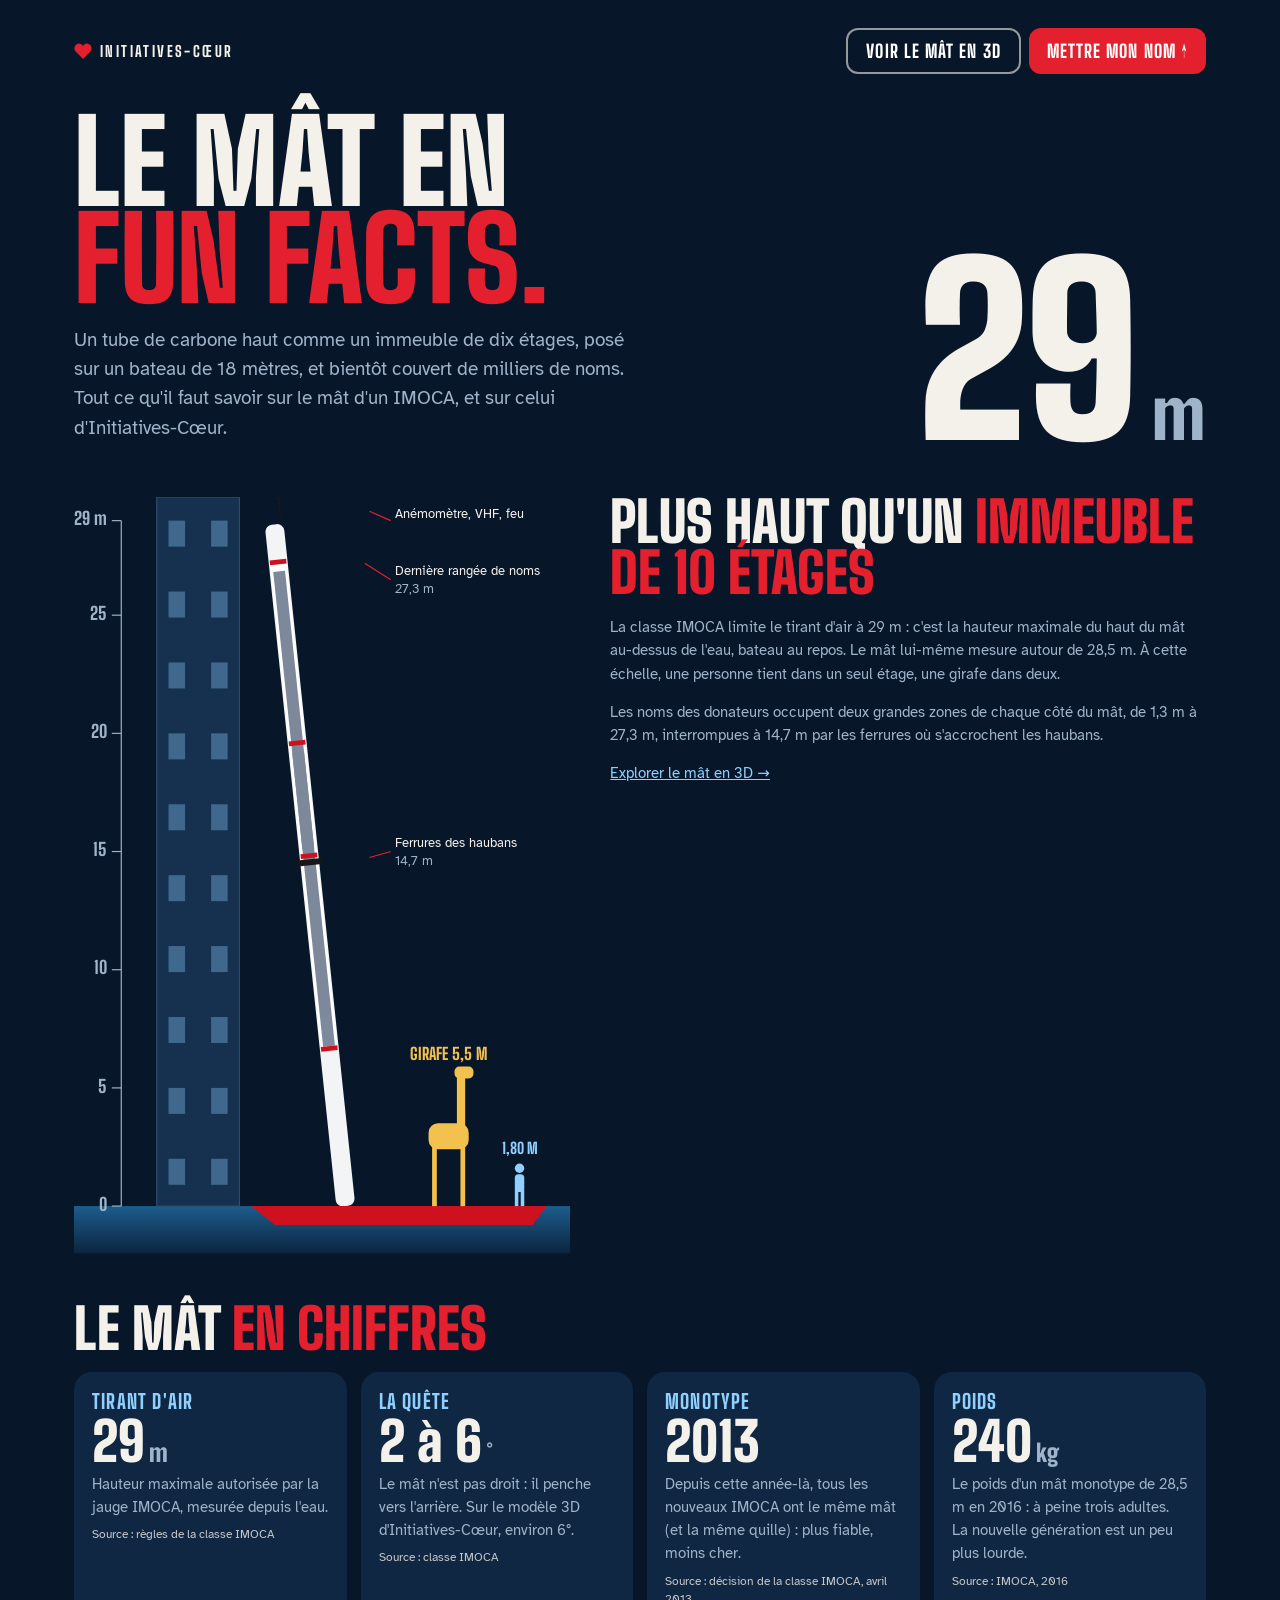
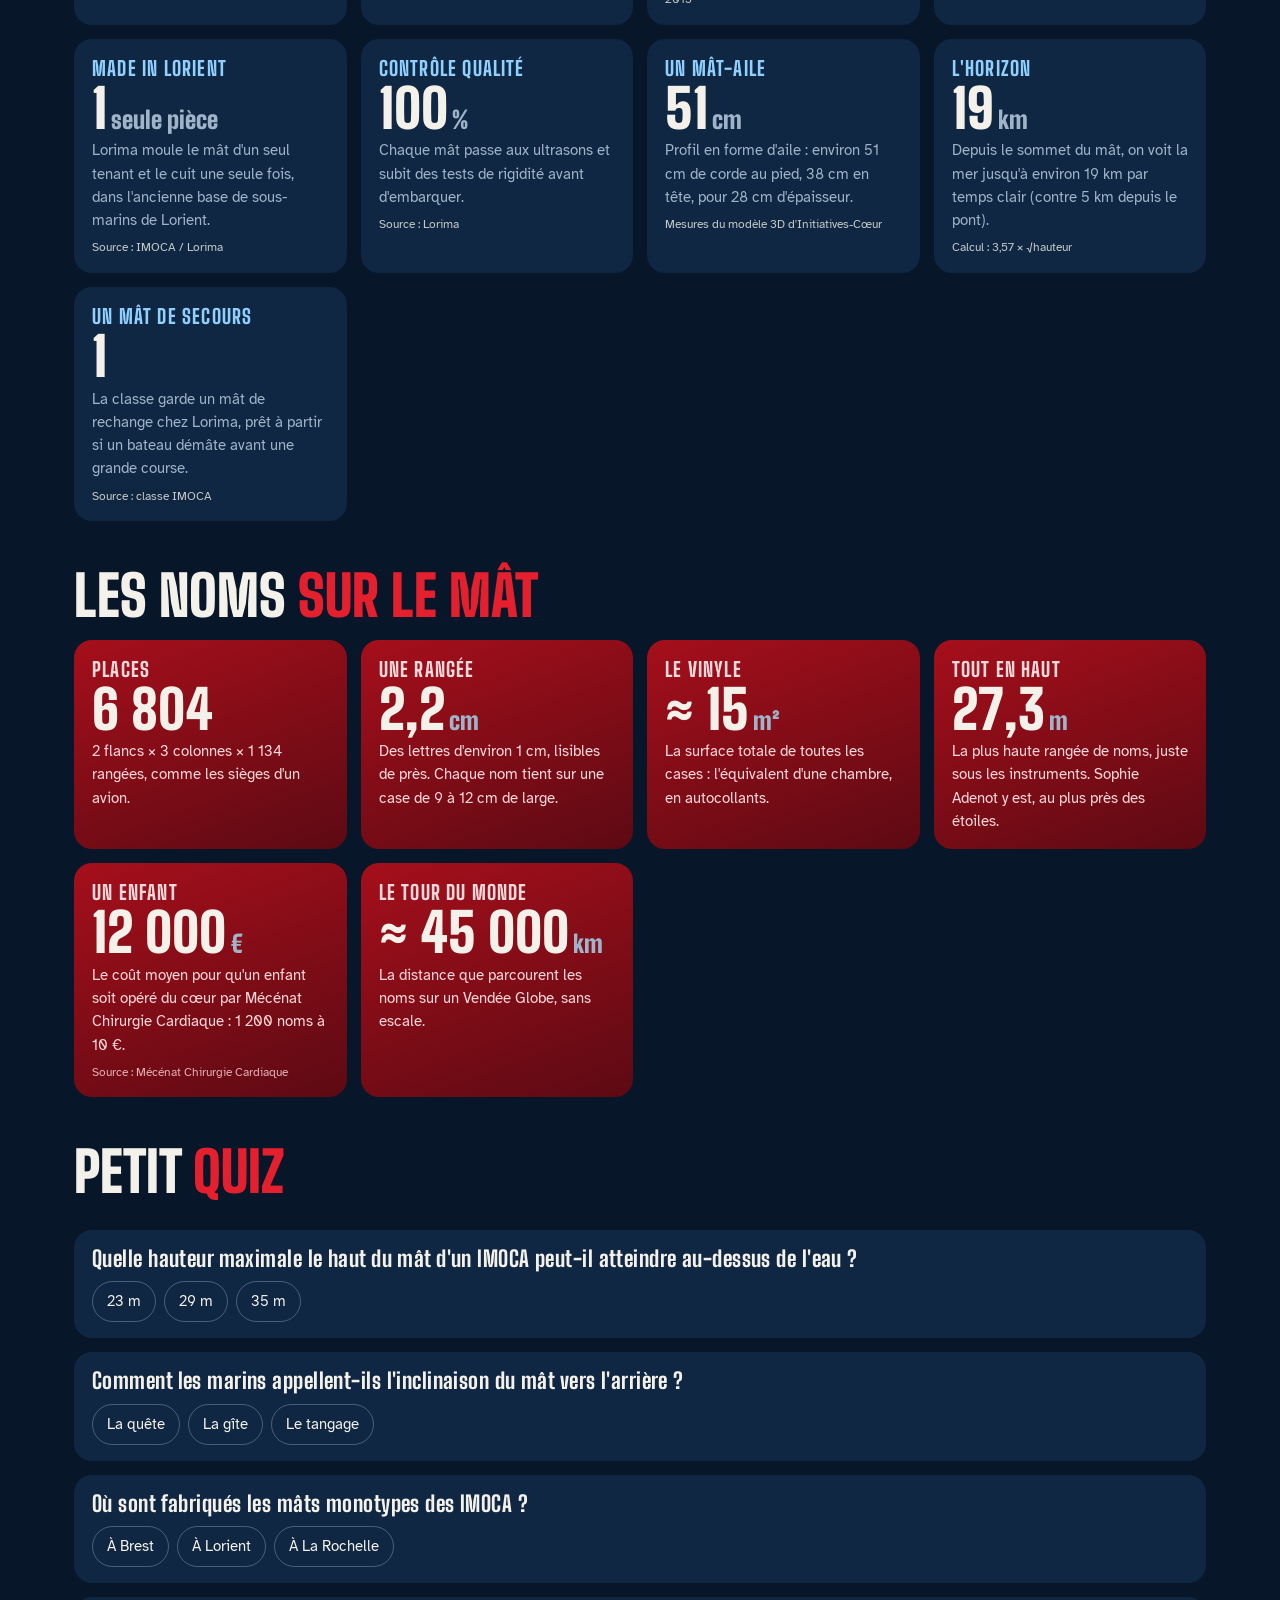
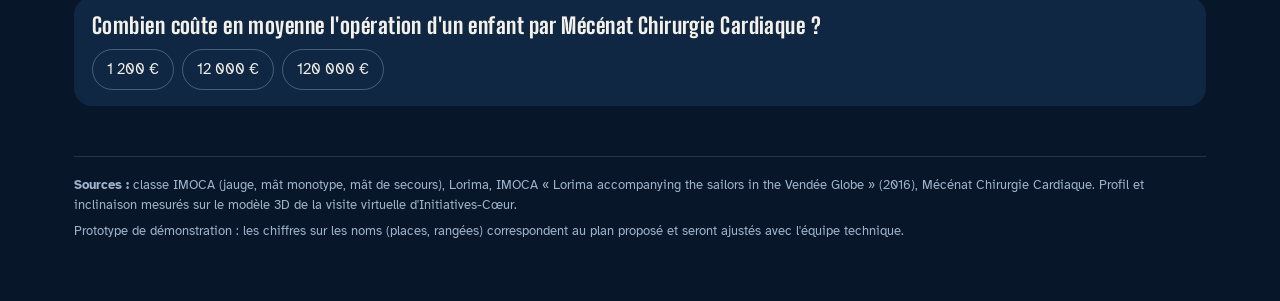
<file: mat.html>
<!DOCTYPE html>
<html lang="fr">
<head>
<meta charset="utf-8">
<meta name="robots" content="noindex, nofollow">
<meta name="viewport" content="width=device-width, initial-scale=1, viewport-fit=cover">
<title>Le mât en fun facts · Initiatives-Cœur</title>
<link rel="preconnect" href="https://fonts.googleapis.com">
<link rel="preconnect" href="https://fonts.gstatic.com" crossorigin>
<link href="https://fonts.googleapis.com/css2?family=Big+Shoulders+Display:wght@700;800;900&family=Atkinson+Hyperlegible:ital,wght@0,400;0,700;1,400&display=swap" rel="stylesheet">
<style>
:root { --abysse: #071629; --houle: #0f2742; --ecume: #f4f1ea; --brume: #9fb3c9; --coeur: #e5202e; --ciel: #8fd0ff; --vert: #5fd39a;
  --display: "Big Shoulders Display", "Arial Narrow", sans-serif; --body: "Atkinson Hyperlegible", system-ui, sans-serif; color-scheme: dark; }
* { box-sizing: border-box; }
html, body { margin: 0; background: var(--abysse); color: var(--ecume); font: 17px/1.55 var(--body); -webkit-font-smoothing: antialiased; }
a { color: var(--ciel); }
.wrap { max-width: 1180px; margin: 0 auto; padding: 28px 24px 60px; }
nav { display: flex; justify-content: space-between; align-items: center; gap: 12px; flex-wrap: wrap; }
.brand { font: 800 15px/1 var(--display); letter-spacing: .16em; text-transform: uppercase; display: flex; gap: 8px; align-items: center; }
.brand svg { width: 18px; height: 18px; fill: var(--coeur); }
.cta { display: inline-flex; align-items: center; gap: 8px; background: var(--coeur); color: #fff; text-decoration: none; padding: 12px 18px; border-radius: 12px;
  font: 800 18px/1 var(--display); letter-spacing: .06em; text-transform: uppercase; }
.cta.ghost { background: transparent; border: 2px solid rgba(244,241,234,.6); }
header.hero { display: grid; grid-template-columns: 1.1fr 1fr; gap: 40px; align-items: end; padding: 40px 0 24px; }
h1 { margin: 0; font: 900 clamp(56px, 9vw, 132px)/.84 var(--display); text-transform: uppercase; }
h1 em { font-style: normal; color: var(--coeur); }
.lead { color: var(--brume); font-size: 19px; max-width: 46ch; margin: 18px 0 0; }
.big { font: 900 clamp(120px, 18vw, 240px)/.8 var(--display); color: var(--ecume); text-align: right; letter-spacing: -.02em; }
.big small { font-size: .3em; color: var(--brume); letter-spacing: .02em; }
.scale { display: grid; grid-template-columns: 1fr 1.2fr; gap: 40px; margin: 30px 0 50px; align-items: start; }
.scale svg { width: 100%; height: auto; display: block; }
.scale .note { color: var(--brume); font-size: 15px; }
h2 { font: 900 clamp(36px, 4.4vw, 56px)/.9 var(--display); text-transform: uppercase; margin: 0 0 18px; }
h2 em { font-style: normal; color: var(--coeur); }
.cards { display: grid; grid-template-columns: repeat(auto-fill, minmax(250px, 1fr)); gap: 14px; }
.card { background: var(--houle); border-radius: 18px; padding: 18px 18px 16px; display: grid; gap: 6px; align-content: start; position: relative; overflow: hidden; }
.card b { font: 900 54px/.9 var(--display); color: var(--ecume); font-variant-numeric: tabular-nums; }
.card b u { text-decoration: none; font-size: .45em; color: var(--brume); margin-left: 4px; }
.card h3 { margin: 0; font: 800 20px/1.1 var(--display); letter-spacing: .06em; text-transform: uppercase; color: var(--ciel); }
.card p { margin: 0; color: var(--brume); font-size: 15px; }
.card .src { font-size: 12px; opacity: .8; }
.card.red { background: linear-gradient(160deg, #a50f1b, #5d0a13); }
.card.red h3, .card.red p { color: #ffd9dc; }
.quiz { margin: 50px 0; display: grid; gap: 14px; }
.q { background: var(--houle); border-radius: 18px; padding: 16px 18px; display: grid; gap: 10px; }
.q > b { font: 800 22px/1.15 var(--display); letter-spacing: .02em; }
.q .opts { display: flex; gap: 8px; flex-wrap: wrap; }
.q button { border: 1px solid rgba(159,179,201,.4); background: transparent; color: var(--ecume); border-radius: 999px; padding: 8px 14px; font: inherit; font-size: 15px; cursor: pointer; }
.q button.ok { background: var(--vert); border-color: var(--vert); color: var(--abysse); font-weight: 700; }
.q button.ko { background: rgba(229,32,46,.25); border-color: var(--coeur); }
.q .why { display: none; color: var(--brume); font-size: 15px; margin: 0; }
.q.done .why { display: block; }
footer { border-top: 1px solid rgba(159,179,201,.2); padding-top: 18px; margin-top: 40px; color: var(--brume); font-size: 13px; display: grid; gap: 6px; }
@media (max-width: 860px) {
  header.hero, .scale { grid-template-columns: 1fr; gap: 16px; }
  .big { text-align: left; }
  .wrap { padding: 18px 16px 40px; }
}
</style>
</head>
<body>
<div class="wrap">
  <nav>
    <div class="brand"><svg viewBox="0 0 32 30"><path d="M16 29 3 16C-1 12 0 4 7 2c4-1 7 1 9 4 2-3 5-5 9-4 7 2 8 10 4 14Z"/></svg>Initiatives-Cœur</div>
    <div style="display:flex;gap:8px;flex-wrap:wrap"><a class="cta ghost" href="index.html">Voir le mât en 3D</a><a class="cta" href="index.html#don">Mettre mon nom ↑</a></div>
  </nav>

  <header class="hero">
    <div>
      <h1>Le mât en <em>fun facts.</em></h1>
      <p class="lead">Un tube de carbone haut comme un immeuble de dix étages, posé sur un bateau de 18 mètres, et bientôt couvert de milliers de noms. Tout ce qu'il faut savoir sur le mât d'un IMOCA, et sur celui d'Initiatives-Cœur.</p>
    </div>
    <div class="big">29<small> m</small></div>
  </header>

  <section class="scale">
    <svg viewBox="0 0 420 640" role="img" aria-label="Le mât à l'échelle, comparé à une personne, une girafe et un immeuble de dix étages">
      <defs><linearGradient id="sea" x1="0" y1="0" x2="0" y2="1"><stop offset="0" stop-color="#1d5d8c"/><stop offset="1" stop-color="#0b2440"/></linearGradient></defs>
      <rect x="0" y="600" width="420" height="40" fill="url(#sea)"/>
      <g font-family="Big Shoulders Display, Arial Narrow, sans-serif" font-weight="800" font-size="15" fill="#9fb3c9">
        <!-- règle : 20 px par mètre, pont à y=600 -->
        <g stroke="#9fb3c9" stroke-width="1">
          <line x1="40" y1="20" x2="40" y2="600"/>
          <line x1="32" y1="600" x2="40" y2="600"/><line x1="32" y1="500" x2="40" y2="500"/><line x1="32" y1="400" x2="40" y2="400"/>
          <line x1="32" y1="300" x2="40" y2="300"/><line x1="32" y1="200" x2="40" y2="200"/><line x1="32" y1="100" x2="40" y2="100"/><line x1="32" y1="20" x2="40" y2="20"/>
        </g>
        <text x="28" y="604" text-anchor="end">0</text><text x="28" y="504" text-anchor="end">5</text><text x="28" y="404" text-anchor="end">10</text>
        <text x="28" y="304" text-anchor="end">15</text><text x="28" y="204" text-anchor="end">20</text><text x="28" y="104" text-anchor="end">25</text><text x="28" y="24" text-anchor="end">29 m</text>
      </g>
      <!-- immeuble de 10 étages (30 m) -->
      <g transform="translate(70,0)"><rect x="0" y="0" width="70" height="600" fill="#15314f" stroke="#2b4d72"/>
        <g fill="#8fd0ff" opacity=".35">
          <rect x="10" y="20" width="14" height="22"/><rect x="46" y="20" width="14" height="22"/><rect x="10" y="80" width="14" height="22"/><rect x="46" y="80" width="14" height="22"/>
          <rect x="10" y="140" width="14" height="22"/><rect x="46" y="140" width="14" height="22"/><rect x="10" y="200" width="14" height="22"/><rect x="46" y="200" width="14" height="22"/>
          <rect x="10" y="260" width="14" height="22"/><rect x="46" y="260" width="14" height="22"/><rect x="10" y="320" width="14" height="22"/><rect x="46" y="320" width="14" height="22"/>
          <rect x="10" y="380" width="14" height="22"/><rect x="46" y="380" width="14" height="22"/><rect x="10" y="440" width="14" height="22"/><rect x="46" y="440" width="14" height="22"/>
          <rect x="10" y="500" width="14" height="22"/><rect x="46" y="500" width="14" height="22"/><rect x="10" y="560" width="14" height="22"/><rect x="46" y="560" width="14" height="22"/></g>
        <text x="35" y="-6" text-anchor="middle" font-family="Big Shoulders Display, Arial Narrow" font-weight="800" font-size="14" fill="#9fb3c9">10 ÉTAGES</text></g>
      <!-- le mât : légèrement incliné (quête), bandes de noms -->
      <g transform="rotate(-6 230 600)">
        <rect x="222" y="20" width="16" height="580" rx="6" fill="#f2f4f6"/>
        <rect x="223" y="208" width="14" height="260" fill="#fff"/><rect x="223" y="54" width="14" height="246" fill="#fff"/>
        <g fill="#13294b" opacity=".55">
          <rect x="225" y="214" width="10" height="250"/><rect x="225" y="60" width="10" height="236"/>
        </g>
        <rect x="223" y="300" width="14" height="4" fill="#ce111e"/><rect x="223" y="464" width="14" height="4" fill="#ce111e"/><rect x="223" y="204" width="14" height="4" fill="#ce111e"/><rect x="223" y="50" width="14" height="4" fill="#ce111e"/>
        <rect x="220" y="305" width="20" height="5" fill="#15171a"/>
        <line x1="236" y1="14" x2="236" y2="-2" stroke="#15171a" stroke-width="2"/><circle cx="236" cy="-3" r="3" fill="#15171a"/>
      </g>
      <!-- coque -->
      <path d="M150 600 L400 600 L388 616 L170 616 Z" fill="#ce111e"/>
      <!-- girafe (5,5 m) -->
      <g transform="translate(300,490)" fill="#f2c14e"><rect x="0" y="40" width="34" height="22" rx="8"/><rect x="24" y="0" width="7" height="48"/><rect x="22" y="-8" width="16" height="10" rx="4"/>
        <rect x="3" y="60" width="4" height="50"/><rect x="27" y="60" width="4" height="50"/></g>
      <text x="317" y="476" text-anchor="middle" font-family="Big Shoulders Display, Arial Narrow" font-weight="800" font-size="14" fill="#f2c14e">GIRAFE 5,5 M</text>
      <!-- personne (1,8 m) -->
      <g transform="translate(372,564)" fill="#8fd0ff"><circle cx="5" cy="4" r="4"/><rect x="1" y="9" width="8" height="15" rx="3"/><rect x="1" y="22" width="3" height="14"/><rect x="6" y="22" width="3" height="14"/></g>
      <text x="377" y="556" text-anchor="middle" font-family="Big Shoulders Display, Arial Narrow" font-weight="800" font-size="13" fill="#8fd0ff">1,80 M</text>
      <!-- repères -->
      <g font-family="Atkinson Hyperlegible, sans-serif" font-size="11" fill="#f4f1ea">
        <line x1="250" y1="305" x2="268" y2="300" stroke="#e5202e"/><text x="272" y="296">Ferrures des haubans</text><text x="272" y="311" fill="#9fb3c9">14,7 m</text>
        <line x1="246" y1="56" x2="268" y2="70" stroke="#e5202e"/><text x="272" y="66">Dernière rangée de noms</text><text x="272" y="81" fill="#9fb3c9">27,3 m</text>
        <line x1="250" y1="12" x2="268" y2="20" stroke="#e5202e"/><text x="272" y="18">Anémomètre, VHF, feu</text>
      </g>
    </svg>
    <div>
      <h2>Plus haut qu'un <em>immeuble de 10 étages</em></h2>
      <p class="note">La classe IMOCA limite le tirant d'air à 29 m : c'est la hauteur maximale du haut du mât au-dessus de l'eau, bateau au repos. Le mât lui-même mesure autour de 28,5 m. À cette échelle, une personne tient dans un seul étage, une girafe dans deux.</p>
      <p class="note">Les noms des donateurs occupent deux grandes zones de chaque côté du mât, de 1,3 m à 27,3 m, interrompues à 14,7 m par les ferrures où s'accrochent les haubans.</p>
      <p class="note"><a href="index.html">Explorer le mât en 3D →</a></p>
    </div>
  </section>

  <h2>Le mât <em>en chiffres</em></h2>
  <div class="cards">
    <div class="card"><h3>Tirant d'air</h3><b>29<u>m</u></b><p>Hauteur maximale autorisée par la jauge IMOCA, mesurée depuis l'eau.</p><span class="src">Source : règles de la classe IMOCA</span></div>
    <div class="card"><h3>La quête</h3><b>2 à 6<u>°</u></b><p>Le mât n'est pas droit : il penche vers l'arrière. Sur le modèle 3D d'Initiatives-Cœur, environ 6°.</p><span class="src">Source : classe IMOCA</span></div>
    <div class="card"><h3>Monotype</h3><b>2013</b><p>Depuis cette année-là, tous les nouveaux IMOCA ont le même mât (et la même quille) : plus fiable, moins cher.</p><span class="src">Source : décision de la classe IMOCA, avril 2013</span></div>
    <div class="card"><h3>Poids</h3><b>240<u>kg</u></b><p>Le poids d'un mât monotype de 28,5 m en 2016 : à peine trois adultes. La nouvelle génération est un peu plus lourde.</p><span class="src">Source : IMOCA, 2016</span></div>
    <div class="card"><h3>Made in Lorient</h3><b>1<u>seule pièce</u></b><p>Lorima moule le mât d'un seul tenant et le cuit une seule fois, dans l'ancienne base de sous-marins de Lorient.</p><span class="src">Source : IMOCA / Lorima</span></div>
    <div class="card"><h3>Contrôle qualité</h3><b>100<u>%</u></b><p>Chaque mât passe aux ultrasons et subit des tests de rigidité avant d'embarquer.</p><span class="src">Source : Lorima</span></div>
    <div class="card"><h3>Un mât-aile</h3><b>51<u>cm</u></b><p>Profil en forme d'aile : environ 51 cm de corde au pied, 38 cm en tête, pour 28 cm d'épaisseur.</p><span class="src">Mesures du modèle 3D d'Initiatives-Cœur</span></div>
    <div class="card"><h3>L'horizon</h3><b>19<u>km</u></b><p>Depuis le sommet du mât, on voit la mer jusqu'à environ 19 km par temps clair (contre 5 km depuis le pont).</p><span class="src">Calcul : 3,57 × √hauteur</span></div>
    <div class="card"><h3>Un mât de secours</h3><b>1</b><p>La classe garde un mât de rechange chez Lorima, prêt à partir si un bateau démâte avant une grande course.</p><span class="src">Source : classe IMOCA</span></div>
  </div>

  <h2 style="margin-top:50px">Les noms <em>sur le mât</em></h2>
  <div class="cards">
    <div class="card red"><h3>Places</h3><b id="nSlots">6 804</b><p>2 flancs × 3 colonnes × 1 134 rangées, comme les sièges d'un avion.</p></div>
    <div class="card red"><h3>Une rangée</h3><b>2,2<u>cm</u></b><p>Des lettres d'environ 1 cm, lisibles de près. Chaque nom tient sur une case de 9 à 12 cm de large.</p></div>
    <div class="card red"><h3>Le vinyle</h3><b>≈ 15<u>m²</u></b><p>La surface totale de toutes les cases : l'équivalent d'une chambre, en autocollants.</p></div>
    <div class="card red"><h3>Tout en haut</h3><b>27,3<u>m</u></b><p>La plus haute rangée de noms, juste sous les instruments. Sophie Adenot y est, au plus près des étoiles.</p></div>
    <div class="card red"><h3>Un enfant</h3><b>12 000<u>€</u></b><p>Le coût moyen pour qu'un enfant soit opéré du cœur par Mécénat Chirurgie Cardiaque : 1 200 noms à 10 €.</p><span class="src" style="color:#ffd9dc">Source : Mécénat Chirurgie Cardiaque</span></div>
    <div class="card red"><h3>Le tour du monde</h3><b>≈ 45 000<u>km</u></b><p>La distance que parcourent les noms sur un Vendée Globe, sans escale.</p></div>
  </div>

  <section class="quiz" id="quiz">
    <h2>Petit <em>quiz</em></h2>
  </section>

  <footer>
    <div><b>Sources :</b> classe IMOCA (jauge, mât monotype, mât de secours), Lorima, IMOCA « Lorima accompanying the sailors in the Vendée Globe » (2016), Mécénat Chirurgie Cardiaque. Profil et inclinaison mesurés sur le modèle 3D de la visite virtuelle d'Initiatives-Cœur.</div>
    <div>Prototype de démonstration : les chiffres sur les noms (places, rangées) correspondent au plan proposé et seront ajustés avec l'équipe technique.</div>
  </footer>
</div>
<script>
const Q = [
  ["Quelle hauteur maximale le haut du mât d'un IMOCA peut-il atteindre au-dessus de l'eau ?", ["23 m", "29 m", "35 m"], 1, "29 m : c'est le tirant d'air maximum fixé par la classe IMOCA."],
  ["Comment les marins appellent-ils l'inclinaison du mât vers l'arrière ?", ["La quête", "La gîte", "Le tangage"], 0, "La quête. La gîte, c'est quand tout le bateau penche sur le côté."],
  ["Où sont fabriqués les mâts monotypes des IMOCA ?", ["À Brest", "À Lorient", "À La Rochelle"], 1, "À Lorient, par Lorima, dans l'ancienne base de sous-marins."],
  ["Combien coûte en moyenne l'opération d'un enfant par Mécénat Chirurgie Cardiaque ?", ["1 200 €", "12 000 €", "120 000 €"], 1, "12 000 € : voyage, opération et séjour en France compris."],
];
const box = document.getElementById("quiz");
Q.forEach(([q, opts, ok, why]) => {
  const d = document.createElement("div"); d.className = "q";
  d.innerHTML = `<b>${q}</b><div class="opts">${opts.map((o, i) => `<button type="button" data-i="${i}">${o}</button>`).join("")}</div><p class="why">${why}</p>`;
  d.querySelectorAll("button").forEach(b => b.onclick = () => { d.classList.add("done"); d.querySelectorAll("button").forEach(x => x.classList.toggle("ok", +x.dataset.i === ok)); if (+b.dataset.i !== ok) b.classList.add("ko"); });
  box.appendChild(d);
});
</script>
</body>
</html>
</file>
<file: style.css>
:root {
  --abysse: #071629; --houle: #0f2742; --houle2: #15314f; --ecume: #f4f1ea; --brume: #9fb3c9; --coeur: #e5202e; --ciel: #8fd0ff; --vert: #5fd39a;
  --display: "Big Shoulders Display", "Arial Narrow", "Roboto Condensed", sans-serif;
  --body: "Atkinson Hyperlegible", "Segoe UI", system-ui, sans-serif;
  color-scheme: dark;
}
* { box-sizing: border-box; }
[hidden] { display: none !important; }
html, body { height: 100%; margin: 0; }
body { background: var(--abysse); color: var(--ecume); font: 17px/1.5 var(--body); -webkit-font-smoothing: antialiased; }
button, input, textarea { font: inherit; color: inherit; }
:focus-visible { outline: 3px solid var(--ciel); outline-offset: 2px; }
a { color: var(--ciel); }

.app { height: 100%; display: grid; grid-template-columns: auto minmax(360px, 480px); gap: clamp(20px, 3vw, 56px);
  align-items: center; justify-content: center; padding: 24px; }

/* ---------- scène 3D ---------- */
.stage { position: relative; height: calc(100vh - 48px); height: calc(100dvh - 48px); max-height: 1280px; aspect-ratio: 10 / 16;
  border-radius: 22px; overflow: hidden; background: linear-gradient(#6fa6d8, #0b2440); box-shadow: 0 30px 80px rgba(0,0,0,.45), 0 0 0 1px rgba(255,255,255,.06);
  touch-action: none; user-select: none; -webkit-user-select: none; }
.stage canvas { position: absolute; inset: 0; width: 100%; height: 100%; display: block; cursor: grab; }
.stage canvas.dragging { cursor: grabbing; }
.stage.picking canvas { cursor: crosshair; }
.veil { position: absolute; inset: 0; pointer-events: none; background: linear-gradient(180deg, rgba(7,22,41,.45) 0, rgba(7,22,41,0) 14%, rgba(7,22,41,0) 78%, rgba(7,22,41,.4) 100%); }
.loading { position: absolute; inset: 0; display: grid; place-content: center; gap: 14px; justify-items: center; font: 800 18px/1 var(--display); letter-spacing: .1em; text-transform: uppercase; color: #fff; z-index: 5; background: linear-gradient(#5d93c6, #0b2440); transition: opacity .6s; }
.loading.done { opacity: 0; pointer-events: none; }
.spin { width: 40px; height: 40px; border-radius: 50%; border: 4px solid rgba(255,255,255,.25); border-top-color: #fff; animation: spin 1s linear infinite; }
@keyframes spin { to { transform: rotate(360deg); } }

.tag { position: absolute; top: 16px; left: 16px; display: flex; align-items: center; gap: 8px; font: 800 15px/1 var(--display);
  letter-spacing: .14em; text-transform: uppercase; color: #fff; text-shadow: 0 1px 8px rgba(0,0,0,.4); pointer-events: none; }
.tag svg { width: 18px; height: 18px; fill: var(--coeur); }
.face { position: absolute; top: 46px; left: 16px; font: 800 13px/1 var(--display); letter-spacing: .18em; text-transform: uppercase;
  background: rgba(7,22,41,.55); backdrop-filter: blur(6px); padding: 7px 10px 6px; border-radius: 999px; color: #fff; pointer-events: none; transition: opacity .3s; }
.sound { position: absolute; top: 10px; right: 10px; width: 44px; height: 44px; border-radius: 50%; border: 0;
  background: rgba(7,22,41,.55); backdrop-filter: blur(6px); cursor: pointer; display: grid; place-items: center; }
.sound svg { width: 22px; height: 22px; stroke: #fff; fill: none; stroke-width: 2; stroke-linecap: round; }
.sound[aria-pressed="false"] .on, .sound[aria-pressed="true"] .off { display: none; }

.alti { position: absolute; right: 10px; top: 76px; bottom: 76px; width: 64px; cursor: ns-resize; touch-action: none; }
.alti .rail { position: absolute; right: 0; top: 0; bottom: 0; width: 2px; background: rgba(255,255,255,.55); }
.alti .tick { position: absolute; right: 0; height: 1px; width: 8px; background: rgba(255,255,255,.6); pointer-events: none; }
.alti .tick.big { width: 16px; background: #fff; }
.alti .lab { position: absolute; right: 22px; transform: translateY(50%); font: 800 14px/1 var(--display); color: #fff;
  text-shadow: 0 1px 6px rgba(0,0,0,.6); font-variant-numeric: tabular-nums; pointer-events: none; }
.alti .cur { position: absolute; right: -2px; transform: translateY(50%); display: flex; align-items: center; gap: 6px; pointer-events: none; }
.alti .cur b { font: 900 16px/1 var(--display); background: #fff; color: var(--abysse); padding: 4px 6px; border-radius: 6px; font-variant-numeric: tabular-nums; white-space: nowrap; }
.alti .cur i { width: 0; height: 0; border: 7px solid transparent; border-right-color: #fff; border-left: 0; }
.alti .target { position: absolute; right: -9px; transform: translateY(50%); width: 20px; height: 20px; display: none; pointer-events: none; }
.alti .target svg { width: 20px; height: 20px; fill: var(--coeur); filter: drop-shadow(0 0 6px rgba(229,32,46,.9)); }
.alti.armed .target { display: block; }

.ctrls { position: absolute; left: 12px; bottom: 14px; display: flex; gap: 6px; flex-wrap: wrap; }
.ctrls button { height: 40px; min-width: 40px; border: 0; border-radius: 12px; background: rgba(7,22,41,.62); backdrop-filter: blur(6px); cursor: pointer;
  display: inline-flex; align-items: center; justify-content: center; gap: 6px; padding: 0 10px; font: 800 15px/1 var(--display); letter-spacing: .06em; text-transform: uppercase; color: #fff; }
.ctrls button:hover { background: rgba(7,22,41,.85); }
.ctrls svg { width: 18px; height: 18px; fill: none; stroke: #fff; stroke-width: 2; stroke-linecap: round; stroke-linejoin: round; }
#btnIn, #btnOut { font-size: 22px; }
.hint { position: absolute; left: 50%; bottom: 66px; transform: translateX(-50%); background: rgba(7,22,41,.7); backdrop-filter: blur(6px); color: #fff;
  font-size: 14px; padding: 8px 14px; border-radius: 999px; white-space: nowrap; pointer-events: none; transition: opacity .6s; }
.hint.gone { opacity: 0; }
.pickbar { position: absolute; left: 12px; right: 84px; top: 52px; background: rgba(7,22,41,.8); backdrop-filter: blur(6px); border: 1px solid rgba(95,211,154,.6);
  border-radius: 12px; padding: 8px 12px; display: grid; gap: 2px; font-size: 14px; pointer-events: none; }
.pickbar b { font: 800 16px/1.1 var(--display); letter-spacing: .08em; text-transform: uppercase; color: var(--vert); }
.pickbar .free { display: inline-block; width: 22px; height: 12px; border: 2px dashed var(--vert); border-radius: 4px; vertical-align: middle; margin-left: 4px; }

/* surlignage d'une place */
.spot { position: absolute; display: none; border-radius: 10px; border: 3px solid var(--coeur); pointer-events: none;
  box-shadow: 0 0 0 200vmax rgba(4,12,24,.5), 0 0 24px 4px rgba(229,32,46,.65); }
.spot.show { display: block; animation: pulse 1.8s ease-in-out infinite; }
.spot.pick { border-color: var(--vert); box-shadow: 0 0 0 200vmax rgba(4,12,24,.35), 0 0 22px 4px rgba(95,211,154,.7); }
.spot .lbl { position: absolute; left: 50%; bottom: calc(100% + 10px); transform: translateX(-50%); white-space: nowrap;
  background: var(--coeur); color: #fff; font: 800 15px/1 var(--display); letter-spacing: .1em; text-transform: uppercase;
  padding: 7px 10px 6px; border-radius: 999px; display: flex; gap: 6px; align-items: center; }
.spot.pick .lbl { background: var(--vert); color: var(--abysse); }
.spot .lbl svg { width: 13px; height: 13px; fill: currentColor; }
@keyframes pulse { 50% { box-shadow: 0 0 0 200vmax rgba(4,12,24,.5), 0 0 40px 10px rgba(229,32,46,.85); } }
.hover { position: absolute; display: none; border-radius: 8px; border: 2px solid rgba(143,208,255,.9); pointer-events: none; background: rgba(143,208,255,.12); }
.hover.show { display: block; }
.hover.free { border-color: var(--vert); background: rgba(95,211,154,.18); }
.tip { position: absolute; z-index: 4; max-width: min(300px, 80%); background: rgba(7,22,41,.94); border: 1px solid rgba(159,179,201,.3); border-radius: 12px;
  padding: 10px 12px; font-size: 14px; line-height: 1.35; box-shadow: 0 12px 30px rgba(0,0,0,.4); }
.tip b { font: 800 18px/1.1 var(--display); letter-spacing: .03em; display: block; }
.tip small { color: var(--brume); display: block; }
.tip q { display: block; margin-top: 6px; font-style: italic; }
.tip button { margin-top: 8px; }

/* ---------- panneau ---------- */
.panel { display: grid; gap: 18px; align-content: safe center; max-height: 100%; overflow: auto; padding: 4px; }
.panel > div { display: none; }
.app[data-view="home"] .v-home, .app[data-view="travel"] .v-travel, .app[data-view="done"] .v-done, .app[data-view="don"] .v-don { display: grid; }
.v-home, .thanks, .don { gap: 16px; }
.intro { display: grid; gap: 12px; }
.eyebrow { font: 800 15px/1.2 var(--display); letter-spacing: .16em; text-transform: uppercase; color: var(--brume); display: flex; gap: 10px; flex-wrap: wrap; }
.eyebrow .x { color: var(--coeur); }
h1 { margin: 0; font: 900 clamp(46px, 5.6vw, 80px)/.88 var(--display); text-transform: uppercase; text-wrap: balance; }
h1 em { font-style: normal; color: var(--coeur); }
h2 { margin: 0; font: 900 32px/1 var(--display); text-transform: uppercase; }
.lead { margin: 0; color: var(--brume); max-width: 44ch; }
.lead strong { color: var(--ecume); }
.stats { display: grid; grid-template-columns: repeat(3, 1fr); gap: 8px; }
.stat { background: var(--houle); border-radius: 12px; padding: 10px 12px; display: grid; gap: 2px; }
.stat b { font: 900 30px/1 var(--display); font-variant-numeric: tabular-nums; }
.stat span { font-size: 13px; color: var(--brume); line-height: 1.25; }
.stat .bar { height: 5px; border-radius: 3px; background: rgba(159,179,201,.25); margin-top: 4px; overflow: hidden; }
.stat .bar i { display: block; height: 100%; background: var(--coeur); }

form { display: grid; gap: 10px; }
.formtitle { font: 800 16px/1.1 var(--display); letter-spacing: .1em; text-transform: uppercase; color: var(--brume); }
.fields { display: grid; grid-template-columns: 1fr 1fr; gap: 10px; }
label { display: grid; gap: 5px; font-size: 14px; font-weight: 700; color: var(--brume); }
label small { font-weight: 400; }
input, textarea { width: 100%; border-radius: 12px; border: 1px solid rgba(159,179,201,.35); background: var(--houle); padding: 0 14px; font-size: 17px; color: var(--ecume); }
input { height: 50px; }
textarea { padding: 10px 14px; resize: vertical; min-height: 70px; }
input::placeholder { color: rgba(159,179,201,.55); }
input:focus, textarea:focus { border-color: var(--ciel); outline: none; box-shadow: 0 0 0 3px rgba(143,208,255,.25); }
.go { height: 56px; border: 0; border-radius: 12px; background: var(--coeur); color: #fff; cursor: pointer; width: 100%;
  font: 800 22px/1 var(--display); letter-spacing: .06em; text-transform: uppercase; display: flex; align-items: center; justify-content: center; gap: 10px; }
.go:hover { background: #f23341; }
.go:disabled { opacity: .45; cursor: not-allowed; }
.go svg { width: 20px; height: 20px; stroke: #fff; fill: none; stroke-width: 2.5; }
.go.ghost { background: transparent; border: 2px solid rgba(244,241,234,.7); height: 50px; font-size: 19px; }
.go.ghost:hover { background: rgba(255,255,255,.06); }
.examples { display: flex; flex-wrap: wrap; gap: 8px; align-items: center; font-size: 14px; color: var(--brume); }
.chip { border: 1px solid rgba(159,179,201,.35); background: transparent; border-radius: 999px; padding: 6px 12px; cursor: pointer; font-size: 14px; display: inline-flex; align-items: center; gap: 6px; text-decoration: none; color: var(--ecume); }
.chip:hover { border-color: var(--ecume); }
.chip.perso { border-color: rgba(229,32,46,.7); background: rgba(229,32,46,.16); font-weight: 700; }
.chip.blue { border-color: rgba(143,208,255,.6); color: var(--ciel); font-weight: 700; }
.chip svg { width: 14px; height: 14px; fill: none; stroke: currentColor; stroke-width: 2; }
.lab2 { color: var(--brume); white-space: nowrap; }
.sep { flex-basis: 100%; height: 0; }

.msg { display: none; border-radius: 14px; padding: 14px; background: var(--houle); border-left: 4px solid var(--ciel); }
.msg.show { display: grid; gap: 10px; }
.msg p { margin: 0; }
.msg .row { display: flex; flex-wrap: wrap; gap: 8px; }

.climb { gap: 4px; }
.climb small { font: 800 15px/1 var(--display); letter-spacing: .16em; text-transform: uppercase; color: var(--brume); }
.climb .who { font: 900 clamp(40px, 5vw, 64px)/.9 var(--display); text-transform: uppercase; }
.climb .h { font: 800 22px/1 var(--display); color: var(--ciel); font-variant-numeric: tabular-nums; }

.thanks { animation: rise .6s cubic-bezier(.2,.8,.2,1) both; }
.thanks .merci { margin: 0; font: 900 clamp(46px, 5.2vw, 76px)/.86 var(--display); text-transform: uppercase; }
.thanks .merci b { font-weight: inherit; }
.thanks .merci span { color: var(--coeur); display: block; }
.thanks .merci.long { font-size: clamp(38px, 4.2vw, 60px); overflow-wrap: anywhere; }
.where { display: flex; flex-wrap: wrap; gap: 8px; }
.pill { font: 800 16px/1 var(--display); letter-spacing: .08em; text-transform: uppercase; padding: 8px 12px; border-radius: 8px; background: var(--houle); font-variant-numeric: tabular-nums; }
.pill.red { background: var(--coeur); color: #fff; }
.pill.gold { background: #f2c14e; color: var(--abysse); }
.quote { margin: 0; padding: 10px 14px; border-left: 3px solid var(--coeur); background: var(--houle); border-radius: 0 12px 12px 0; font-style: italic; }
.quote small { display: block; font-style: normal; color: var(--brume); font-size: 13px; margin-top: 4px; }
.facts { display: grid; grid-template-columns: 1fr 1fr; gap: 8px; }
.fact { background: var(--houle); border-radius: 12px; padding: 12px 14px; display: grid; gap: 2px; position: relative; overflow: hidden; }
.fact small { font: 800 13px/1.1 var(--display); letter-spacing: .14em; text-transform: uppercase; color: var(--brume); }
.fact b { font: 900 32px/1 var(--display); font-variant-numeric: tabular-nums; }
.fact b u { text-decoration: none; font-size: 19px; margin-left: 2px; color: var(--brume); }
.fact span { font-size: 13px; line-height: 1.3; color: var(--brume); }
.neigh, .near { color: var(--brume); font-size: 15px; margin: 0; }
.neigh strong, .near strong { color: var(--ecume); }
.near { display: grid; gap: 4px; }
.mapcard { display: grid; grid-template-columns: 140px 1fr; gap: 14px; align-items: center; background: var(--houle); border-radius: 12px; padding: 10px 14px 10px 10px; }
.mapcard .mapcap { margin: 0; font-size: 15px; color: var(--brume); }
.mapcard .mapcap strong { color: var(--ecume); }
.mapsvg svg { display: block; width: 100%; height: auto; }
.mapsvg .land { fill: #163456; stroke: rgba(159,179,201,.55); stroke-width: 1.4; }
.mapsvg .dot { fill: var(--ciel); fill-opacity: .55; stroke: rgba(7,22,41,.6); stroke-width: 1.5; cursor: pointer; }
.mapsvg .dot:hover, .mapsvg .dot.sel { fill-opacity: .95; }
.mapsvg .dot.me { fill: var(--coeur); fill-opacity: 1; stroke: #fff; stroke-width: 3; }
.mapsvg .ring { fill: none; stroke: var(--coeur); stroke-width: 3; animation: ring 1.8s ease-out infinite; transform-box: fill-box; transform-origin: center; }
.mapsvg .lbl { font: 800 34px var(--display); fill: #fff; paint-order: stroke; stroke: rgba(7,22,41,.85); stroke-width: 8px; }
@keyframes ring { from { transform: scale(.6); opacity: 1; } to { transform: scale(2.2); opacity: 0; } }
.actions { display: flex; flex-wrap: wrap; gap: 10px; }
.btn { height: 46px; padding: 0 16px; border-radius: 10px; border: 1px solid rgba(159,179,201,.4); background: transparent; cursor: pointer;
  font-weight: 700; font-size: 15px; display: inline-flex; align-items: center; gap: 8px; text-decoration: none; color: var(--ecume); }
.btn:hover { border-color: var(--ecume); background: rgba(255,255,255,.04); }
.btn.primary { background: var(--ecume); color: var(--abysse); border-color: var(--ecume); }
.btn.red { background: var(--coeur); border-color: var(--coeur); color: #fff; }
.btn.small { height: 36px; font-size: 14px; padding: 0 12px; }
.dyk { border-left: 3px solid var(--coeur); padding: 2px 0 2px 12px; color: var(--brume); font-size: 14px; max-width: 48ch; }
.dyk b { color: var(--ecume); font-family: var(--display); font-weight: 800; letter-spacing: .08em; text-transform: uppercase; }
@keyframes rise { from { opacity: 0; transform: translateY(14px); } to { opacity: 1; transform: none; } }

/* fiches : enfant, personnalité */
.kid, .pcard { background: var(--houle); border-radius: 16px; padding: 14px; display: grid; gap: 10px; }
.kid .top, .pcard .top { display: grid; grid-template-columns: 72px 1fr; gap: 12px; align-items: center; }
.avatar { width: 72px; height: 72px; border-radius: 50%; display: grid; place-items: center; font: 900 30px/1 var(--display); color: #fff; overflow: hidden; position: relative; }
.avatar img { width: 100%; height: 100%; object-fit: cover; object-position: 50% 32%; }
.kid small, .pcard small { font: 800 13px/1.1 var(--display); letter-spacing: .14em; text-transform: uppercase; color: var(--brume); }
.kid h3, .pcard h3 { margin: 2px 0 0; font: 900 28px/1 var(--display); text-transform: uppercase; }
.kid p, .pcard p { margin: 0; font-size: 15px; }
.prog { height: 8px; border-radius: 4px; background: rgba(159,179,201,.25); overflow: hidden; }
.prog i { display: block; height: 100%; background: linear-gradient(90deg, var(--coeur), #ff6b74); }
.timeline { list-style: none; margin: 0; padding: 0; display: grid; gap: 6px; font-size: 14px; }
.timeline li { display: grid; grid-template-columns: 16px 1fr; gap: 8px; align-items: start; color: var(--brume); }
.timeline li::before { content: ""; width: 12px; height: 12px; border-radius: 50%; border: 2px solid var(--brume); margin-top: 4px; }
.timeline li.ok { color: var(--ecume); }
.timeline li.ok::before { background: var(--vert); border-color: var(--vert); }
.timeline li.now::before { background: var(--coeur); border-color: var(--coeur); box-shadow: 0 0 0 4px rgba(229,32,46,.25); }
.draft { display: inline-block; font: 800 11px/1 var(--display); letter-spacing: .12em; text-transform: uppercase; background: #f2c14e; color: var(--abysse); padding: 3px 6px; border-radius: 4px; vertical-align: middle; }
.photos { display: flex; gap: 8px; overflow-x: auto; scroll-snap-type: x mandatory; }
.kidtwo .photos figure { flex-basis: 100%; aspect-ratio: 4 / 3; }
.kidtwo .photos figure img { object-position: 50% 28%; }
.photos figure { margin: 0; flex: 0 0 82%; max-height: 260px; scroll-snap-align: start; border-radius: 12px; overflow: hidden; background: var(--houle2); aspect-ratio: 4 / 3; position: relative; display: grid; place-items: center; }
.photos img { position: absolute; inset: 0; width: 100%; height: 100%; object-fit: cover; }   /* remplit le cadre : le cadrage (object-position) vise le visage */
.photos figcaption { position: absolute; left: 8px; bottom: 6px; font-size: 11px; color: #fff; text-shadow: 0 1px 4px #000; }
.ph { display: grid; gap: 6px; place-items: center; color: var(--brume); font-size: 13px; text-align: center; padding: 10px; }
.ph svg { width: 40px; height: 40px; fill: none; stroke: var(--brume); stroke-width: 1.6; }

/* parcours de don */
.donhead { display: grid; grid-template-columns: 44px 1fr; gap: 10px; align-items: center; }
.back { width: 44px; height: 44px; border-radius: 50%; border: 1px solid rgba(159,179,201,.35); background: transparent; font-size: 26px; cursor: pointer; line-height: 1; }
.steps { display: grid; grid-template-columns: repeat(4, 1fr); gap: 6px; }
.steps span { height: 6px; border-radius: 3px; background: rgba(159,179,201,.25); }
.steps span.on { background: var(--coeur); }
.dstep { display: none; gap: 14px; }
.dstep.on { display: grid; }
.amounts { display: grid; grid-template-columns: repeat(5, 1fr); gap: 8px; }
.amounts button { height: 56px; border-radius: 12px; border: 1px solid rgba(159,179,201,.35); background: var(--houle); cursor: pointer; font: 900 24px/1 var(--display); }
.amounts button.on { background: var(--coeur); border-color: var(--coeur); }
.other input { height: 46px; }
.tier { background: var(--houle); border-radius: 14px; padding: 12px 14px; display: grid; gap: 6px; border: 1px solid rgba(229,32,46,.5); }
.tier b { font: 900 24px/1 var(--display); text-transform: uppercase; }
.tier b em { font-style: normal; color: var(--coeur); }
.tier ul { margin: 0; padding-left: 18px; font-size: 15px; display: grid; gap: 3px; }
.impact { margin: 0; color: var(--brume); font-size: 15px; }
.impact strong { color: var(--ecume); }
.place { background: var(--houle); border-radius: 14px; padding: 12px 14px; display: grid; gap: 6px; }
.place b { font: 900 26px/1 var(--display); text-transform: uppercase; }
.place span { color: var(--brume); font-size: 15px; }
.quick { display: flex; flex-wrap: wrap; gap: 8px; }
.sticker { width: 100%; height: auto; border-radius: 10px; background: #fafaf7; }
.count { font-weight: 400; font-size: 12px; text-align: right; }
.check { display: grid; grid-template-columns: 22px 1fr; gap: 10px; align-items: start; font-weight: 400; color: var(--ecume); font-size: 14px; }
.check input { width: 20px; height: 20px; margin: 2px 0 0; }
.recap { background: var(--houle); border-radius: 14px; padding: 12px 14px; display: grid; gap: 6px; font-size: 15px; }
.recap div { display: grid; grid-template-columns: 110px 1fr; gap: 10px; }
.recap div span:first-child { color: var(--brume); }
.fine { margin: 0; font-size: 13px; color: var(--brume); }

.proto { font-size: 13px; color: var(--brume); border-top: 1px solid rgba(159,179,201,.18); padding-top: 12px; margin: 0; }
.proto b { color: var(--ecume); }

/* dialogues */
.dlg { position: fixed; inset: 0; z-index: 50; background: rgba(4,12,24,.72); display: grid; place-items: center; padding: 20px; }
.dlg[hidden] { display: none; }
.dlg-box { width: min(920px, 100%); max-height: 100%; overflow: auto; background: var(--abysse); border: 1px solid rgba(159,179,201,.2);
  border-radius: 18px; padding: 20px 22px; display: grid; gap: 12px; box-shadow: 0 30px 80px rgba(0,0,0,.5); }
.dlg-head { display: flex; align-items: center; justify-content: space-between; gap: 12px; position: sticky; top: -20px; background: var(--abysse); padding: 6px 0; z-index: 1; }
.dlg-head h2 { font-size: 34px; }
.dlg-x { width: 44px; height: 44px; border-radius: 50%; border: 1px solid rgba(159,179,201,.35); background: transparent; font-size: 26px; line-height: 1; cursor: pointer; flex: 0 0 auto; }
#dlgBody { display: grid; gap: 14px; }
.sub { margin: 0; color: var(--brume); }
.two { display: grid; grid-template-columns: 1.4fr 1fr; gap: 18px; align-items: start; }
.top { list-style: none; margin: 0; padding: 0; display: grid; gap: 7px; }
.top li { display: grid; grid-template-columns: 1fr auto; gap: 4px 10px; font-size: 15px; }
.top li span { font: 800 16px var(--display); color: var(--ciel); }
.top li i { grid-column: 1 / -1; height: 5px; border-radius: 3px; background: var(--ciel); opacity: .7; }
.world svg { width: 100%; height: auto; display: block; }
.world .c { fill: #163456; stroke: rgba(7,22,41,.9); stroke-width: .4; }
.world .c.on { fill: #2b5a87; }
.world .b { fill: var(--coeur); fill-opacity: .8; stroke: #fff; stroke-width: .8; cursor: pointer; }
.world .b:hover, .world .b.sel { fill-opacity: 1; }
.world .b.new { fill: var(--vert); }
.kids { display: grid; grid-template-columns: repeat(auto-fill, minmax(230px, 1fr)); gap: 10px; }
.kids .kid { cursor: pointer; border: 1px solid transparent; }
.kids .kid:hover { border-color: rgba(229,32,46,.6); }
.msgs { display: grid; grid-template-columns: repeat(auto-fill, minmax(240px, 1fr)); gap: 10px; }
.mcard { background: var(--houle); border-radius: 14px; padding: 12px 14px; display: grid; gap: 6px; align-content: start; }
.mcard q { font-size: 15px; }
.mcard small { color: var(--brume); font-size: 13px; }
.mcard button { justify-self: start; }
.tiers { display: grid; grid-template-columns: repeat(auto-fill, minmax(200px, 1fr)); gap: 10px; }
.tiers .tier { align-content: start; }
.tiers .tier .amt { font: 900 34px/1 var(--display); color: var(--coeur); }
.lots { margin: 0; padding-left: 20px; display: grid; gap: 4px; }
.searchbox input { height: 44px; }

/* ---------- mobile ---------- */
@media (max-width: 860px) {
  html, body { overflow: hidden; }
  .app { display: flex; flex-direction: column; gap: 0; padding: 0; height: 100%; height: 100dvh; }
  .stage { flex: 1 1 auto; min-height: 200px; width: 100%; height: auto; max-height: none; aspect-ratio: auto; border-radius: 0; box-shadow: none; }
  .panel { position: relative; z-index: 2; flex: 0 1 auto; max-height: 58%; margin-top: -18px; border-radius: 20px 20px 0 0; background: var(--abysse);
    box-shadow: 0 -12px 30px rgba(0,0,0,.35); gap: 12px; align-content: start; grid-auto-rows: max-content;
    padding: 12px 16px calc(14px + env(safe-area-inset-bottom)); overflow-y: auto; overscroll-behavior: contain; transition: max-height .45s ease; }
  .panel::before { content: ""; display: block; width: 40px; height: 4px; border-radius: 2px; background: rgba(159,179,201,.35); margin: 0 auto; }
  .app[data-view="travel"] .panel { max-height: 112px; }
  .app[data-view="don"] .panel { max-height: 54%; }
  .app[data-view="travel"] .proto { display: none; }
  .eyebrow { display: none; }
  h1 { font-size: clamp(34px, 10vw, 44px); }
  .lead { font-size: 15px; line-height: 1.4; }
  .stat b { font-size: 24px; }
  .stat span { font-size: 12px; }
  input { height: 46px; }
  .go { height: 50px; font-size: 18px; letter-spacing: .03em; }
  .go.ghost { height: 46px; font-size: 17px; }
  .examples { flex-wrap: nowrap; overflow-x: auto; scrollbar-width: none; margin: 0 -16px; padding: 0 16px; }
  .examples::-webkit-scrollbar { display: none; }
  .chip { white-space: nowrap; }
  .sep { display: none; }
  .climb .who { font-size: 30px; overflow: hidden; text-overflow: ellipsis; white-space: nowrap; }
  .climb .h { font-size: 17px; }
  .thanks .merci { font-size: clamp(36px, 11vw, 52px); }
  .thanks .merci span { display: inline; }
  .fact b { font-size: 24px; }
  .alti { top: calc(56px + env(safe-area-inset-top)); bottom: 64px; right: 6px; width: 54px; }
  .alti .lab { font-size: 12px; right: 20px; }
  .alti .cur b { font-size: 14px; }
  .tag { top: calc(14px + env(safe-area-inset-top)); }
  .face { top: calc(44px + env(safe-area-inset-top)); }
  .sound { top: calc(8px + env(safe-area-inset-top)); }
  .ctrls { left: 8px; bottom: 26px; }
  .ctrls button { height: 38px; min-width: 38px; padding: 0 8px; font-size: 13px; }
  .hint { bottom: 72px; font-size: 13px; max-width: 92%; white-space: normal; text-align: center; }
  .pickbar { top: calc(80px + env(safe-area-inset-top)); right: 64px; }
  .mapcard { grid-template-columns: 100px 1fr; }
  .amounts button { height: 48px; font-size: 20px; }
  .dlg { padding: 0; place-items: end stretch; }
  .dlg-box { border-radius: 20px 20px 0 0; max-height: 92%; padding: 14px 16px calc(16px + env(safe-area-inset-bottom)); }
  .dlg-head h2 { font-size: 26px; }
  .two { grid-template-columns: 1fr; }
}
@media (prefers-reduced-motion: reduce) {
  .spot.show, .thanks { animation: none; }
}

/* fiche donateur */
.dcard { display: grid; gap: 12px; }
.dcard .top { display: grid; grid-template-columns: 96px 1fr; gap: 16px; align-items: center; }
.avatar.big { width: 96px; height: 96px; font-size: 38px; }
.dcard h3 { margin: 0; font: 900 34px/1 var(--display); text-transform: uppercase; }
.dcard .top p { margin: 4px 0 8px; color: var(--brume); }
.bio { margin: 0; font-size: 16px; }
.mcard .row { display: flex; gap: 6px; flex-wrap: wrap; }
.more { background: var(--houle); border-radius: 12px; padding: 10px 14px; }
.more summary { cursor: pointer; font-weight: 700; color: var(--ecume); }
.more[open] { display: grid; gap: 10px; }
.photoprev { width: 96px; height: 96px; object-fit: cover; border-radius: 50%; }
input[type=file] { height: auto; padding: 10px; }

/* ===================================================================== accueil (landing) */
.app[data-view="landing"] .v-landing { display: grid; }
.v-landing { gap: 18px; }
.lh1 { font-size: clamp(46px, 5vw, 78px); }
.lsub { margin: -4px 0 0; font: 800 clamp(22px, 2.3vw, 32px)/1.05 var(--display); text-transform: uppercase; letter-spacing: .02em; color: var(--ecume); }
.lstats { display: grid; grid-template-columns: repeat(3, 1fr); gap: 8px; }
.lstats div { background: var(--houle); border-radius: 12px; padding: 10px 12px; display: grid; gap: 2px; }
.lstats b { font: 900 28px/1 var(--display); font-variant-numeric: tabular-nums; }
.lstats span { font-size: 13px; color: var(--brume); line-height: 1.25; }
.choices { display: grid; gap: 10px; }
.choice { position: relative; text-align: left; border: 2px solid rgba(244,241,234,.55); background: transparent; border-radius: 14px; padding: 14px 54px 14px 16px; cursor: pointer; display: grid; gap: 3px; }
.choice b { font: 900 25px/1.02 var(--display); text-transform: uppercase; letter-spacing: .02em; }
.choice span { font-size: 15px; color: var(--brume); line-height: 1.3; }
.choice i { position: absolute; right: 18px; top: 50%; transform: translateY(-50%); font: 900 30px/1 var(--display); font-style: normal; transition: transform .2s; }
.choice:hover i { transform: translate(4px, -50%); }
.choice:hover { background: rgba(255,255,255,.05); }
.choice.main { background: var(--coeur); border-color: var(--coeur); }
.choice.main span { color: rgba(255,255,255,.88); }
.choice.main:hover { background: #f02a38; }
.lfind { justify-self: start; background: none; border: 0; padding: 0; color: var(--ciel); text-decoration: underline; text-underline-offset: 3px; cursor: pointer; font-size: 15px; }
.tirage { display: grid; grid-template-columns: 40px 1fr; gap: 12px; align-items: center; background: linear-gradient(120deg, rgba(229,32,46,.22), rgba(242,165,22,.16)); border: 1px solid rgba(242,165,22,.45); border-radius: 14px; padding: 12px 14px; }
.tirage svg { width: 36px; height: 36px; fill: none; stroke: #f2c14e; stroke-width: 1.8; stroke-linecap: round; stroke-linejoin: round; }
.tirage b { display: block; font: 900 19px/1.1 var(--display); text-transform: uppercase; letter-spacing: .03em; }
.tirage span { display: block; font-size: 15px; color: var(--ecume); margin: 2px 0 4px; }
.lk { background: none; border: 0; padding: 0; color: var(--ciel); text-decoration: underline; cursor: pointer; font-size: 14px; }
.how { list-style: none; margin: 0; padding: 0; display: grid; grid-template-columns: repeat(2, 1fr); gap: 8px; counter-reset: how; }
.how li { counter-increment: how; display: grid; gap: 2px; padding: 10px 12px; border-radius: 12px; border: 1px solid rgba(159,179,201,.22); }
.how li::before { content: counter(how); font: 900 26px/1 var(--display); color: var(--coeur); }
.how b { font: 800 17px/1.1 var(--display); text-transform: uppercase; letter-spacing: .03em; }
.how span { font-size: 13px; color: var(--brume); line-height: 1.3; }
.tag { cursor: pointer; }
#btnSurvol.on { background: var(--coeur); }

/* ===================================================================== liens donateurs, équipe, cartes */
a.dn { color: var(--ecume); text-decoration: underline dotted rgba(143,208,255,.7); text-underline-offset: 3px; }
a.dn:hover { color: var(--ciel); }
.who h3, .team h3, .h3 { margin: 0 0 6px; font: 900 22px/1.05 var(--display); text-transform: uppercase; letter-spacing: .02em; }
.who p { margin: 0 0 6px; line-height: 1.7; }
.team .tlist { display: grid; grid-template-columns: repeat(auto-fill, minmax(210px, 1fr)); gap: 8px; }
.tm { display: grid; grid-template-columns: 48px 1fr; gap: 10px; align-items: center; text-align: left; background: var(--houle); border: 1px solid transparent; border-radius: 12px; padding: 8px 10px; cursor: pointer; }
.tm:hover { border-color: rgba(143,208,255,.5); }
.tm .avatar { width: 48px; height: 48px; font-size: 19px; }
.tm b { display: block; font-size: 15px; line-height: 1.2; }
.tm small { display: block; font-size: 12.5px; color: var(--brume); line-height: 1.25; }
.avatar span { position: absolute; inset: 0; display: grid; place-items: center; z-index: 0; }
.avatar img { position: relative; z-index: 1; }
.dlg.wide .dlg-box { width: min(1180px, 100%); }
.dlg-head h2 { flex: 1; }
.dlg-back { font-size: 30px; }
.kmini { position: relative; display: block; width: 100%; padding: 0; border: 0; border-radius: 12px; overflow: hidden; background: #0b2038; cursor: zoom-in; }
.kmini svg { display: block; width: 100%; height: auto; }
.kcap { position: absolute; right: 8px; bottom: 8px; display: flex; gap: 6px; align-items: center; font-size: 12.5px; background: rgba(7,22,41,.78); padding: 4px 9px; border-radius: 999px; }
.kcap svg { width: 14px !important; height: 14px; fill: none; stroke: #fff; stroke-width: 2; }
.kmini .c, .kmap .c { fill: #163456; stroke: rgba(7,22,41,.9); stroke-width: .4; }
.kmini .c.on, .kmap .c.on { fill: #22496f; }
.hb circle { fill: #e5202e; fill-opacity: .55; stroke: rgba(255,255,255,.6); stroke-width: 1; }
.arc { fill: none; stroke: rgba(143,208,255,.35); stroke-width: 1.2; stroke-dasharray: 4 4; vector-effect: non-scaling-stroke; }
.arc.on { stroke: #fff; stroke-width: 2.2; stroke-dasharray: 6 5; animation: dash 1.6s linear infinite; }
@keyframes dash { to { stroke-dashoffset: -22; } }
.kdot { stroke: #071629; stroke-width: .4; }
.hop circle { fill: #fff; stroke: var(--coeur); stroke-width: 2.5; }
.hop text { font: 800 13px var(--display); fill: #fff; letter-spacing: .04em; text-transform: uppercase; paint-order: stroke; stroke: rgba(7,22,41,.9); stroke-width: 4px; }
.kmap .hop text { display: none; }
.kmap .hop.lbl text { display: block; }
.km { cursor: pointer; }
.km .ring { fill: #fff; stroke-width: 4; }
.km .pulse { fill: none; stroke: var(--coeur); stroke-width: 3; opacity: .7; animation: kpulse 1.8s ease-out infinite; transform-box: fill-box; transform-origin: center; }
@keyframes kpulse { from { transform: scale(.9); opacity: .9; } to { transform: scale(1.35); opacity: 0; } }
.km .nm { font: 800 14px var(--display); fill: #fff; text-anchor: middle; text-transform: uppercase; letter-spacing: .04em; paint-order: stroke; stroke: rgba(7,22,41,.95); stroke-width: 4px; }
.km.focus .nm { font-size: 17px; }
.km:hover .ring, .km:focus .ring { stroke: #fff !important; }
.kmap { position: relative; border-radius: 14px; overflow: hidden; background: #0b2038; height: min(64vh, 620px); touch-action: none; }
.kmap svg { display: block; width: 100%; height: 100%; cursor: grab; user-select: none; -webkit-user-select: none; }
.kmap svg:active { cursor: grabbing; }
.lead-l, .kmap .lead { stroke: #fff; stroke-width: 1.4; vector-effect: non-scaling-stroke; opacity: .8; }
.kmap .anchor { fill: #fff; }
.kctrl { position: absolute; left: 10px; top: 10px; display: flex; gap: 6px; flex-wrap: wrap; }
.kctrl button { height: 36px; min-width: 36px; padding: 0 10px; border: 0; border-radius: 10px; background: rgba(7,22,41,.82); color: #fff; font: 800 15px var(--display); letter-spacing: .04em; text-transform: uppercase; cursor: pointer; }
.kctrl button:hover { background: rgba(7,22,41,.98); }
.klegend { display: flex; flex-wrap: wrap; gap: 6px 16px; font-size: 13px; color: var(--brume); }
.klegend span { display: inline-flex; gap: 6px; align-items: center; }
.klegend i { display: inline-block; width: 14px; height: 14px; border-radius: 50%; }
.lg-photo { background: radial-gradient(circle, #b8323a 55%, #fff 58%); }
.lg-histo { background: rgba(229,32,46,.6); border: 1px solid rgba(255,255,255,.6); }
.lg-arc { width: 22px !important; height: 0 !important; border-radius: 0 !important; border-top: 2px dashed #fff; }
/* carte des donateurs en grand */
.fmap .land { fill: #163456; stroke: rgba(159,179,201,.55); stroke-width: 1.2; vector-effect: non-scaling-stroke; }
.fmap .dot { fill: var(--ciel); fill-opacity: .5; stroke: rgba(7,22,41,.6); stroke-width: 1; vector-effect: non-scaling-stroke; cursor: pointer; transition: fill-opacity .3s; }
.fmap .dot.me { fill: var(--coeur); fill-opacity: .9; }
.fmap .clab text { font: 800 13px var(--display); fill: #fff; letter-spacing: .03em; paint-order: stroke; stroke: rgba(7,22,41,.9); stroke-width: 4px; pointer-events: none; }
.fmap .clab { display: none; }
.fmap .clab.top { display: block; }
.fmap .clab .zm { display: none; }
.fmap svg.indiv .clab .ov { display: none; }
.fmap svg.indiv .clab .zm { display: block; text-anchor: middle; font-size: 17px; letter-spacing: .06em; text-transform: uppercase; }
.fmap svg.indiv .clab .zm.dep { font: 700 12px var(--body); letter-spacing: 0; text-transform: none; fill: #cfe3f5; }
.finset { position: absolute; left: 10px; bottom: 10px; width: 118px; height: 118px; padding: 12px 12px 18px; border-radius: 50%; border: 2px solid rgba(143,208,255,.55); background: rgba(7,22,41,.88); box-shadow: 0 6px 18px rgba(0,0,0,.45); cursor: pointer; display: grid; place-items: center; z-index: 2; }
.finset[hidden] { display: none; }
.finset svg { width: 100%; height: 100%; overflow: visible; }
.finset .land { fill: #24486e; stroke: rgba(159,179,201,.7); stroke-width: .8; vector-effect: non-scaling-stroke; }
.finset .vw { fill: rgba(206,17,30,.25); stroke: var(--coeur); stroke-width: 1.4; vector-effect: non-scaling-stroke; }
.finset .pt { fill: var(--coeur); stroke: #fff; stroke-width: 1.2; vector-effect: non-scaling-stroke; }
.finset span { position: absolute; left: 50%; bottom: 6px; transform: translateX(-50%); white-space: nowrap; font: 800 10.5px/1 var(--display); letter-spacing: .06em; text-transform: uppercase; color: #fff; }
.fmap svg.indiv .clab { display: block; }
.fmap svg.indiv .dot { fill-opacity: .08; pointer-events: none; }
.fmap .donors, .fmap .dlabels { display: none; }
.fmap svg.indiv .donors { display: block; }
.fmap svg.names .dlabels { display: block; }
.fmap .pd { fill: #8fd0ff; stroke: rgba(7,22,41,.8); stroke-width: .6; vector-effect: non-scaling-stroke; cursor: pointer; display: none; }
.fmap svg.indiv .pd { display: block; }
.fmap .pd:hover { fill: #fff; }
.fmap .pd.me { fill: var(--coeur); stroke: #fff; stroke-width: 2; }
.fmap .dlabels text { font-family: var(--body); font-weight: 700; fill: #fff; text-anchor: middle; paint-order: stroke; stroke: rgba(7,22,41,.9); cursor: pointer; }
.fmap .dlabels text.me { fill: #ffb3b8; }
.tops li { cursor: pointer; }
.mapcard { cursor: zoom-in; }

@media (max-width: 860px) {
  .app[data-view="landing"] .panel { max-height: 66%; }
  .v-landing { gap: 12px; }
  .lh1 { font-size: clamp(38px, 11vw, 52px); }
  .lsub { font-size: 20px; }
  .lstats b { font-size: 21px; }
  .lstats span { font-size: 11.5px; }
  .choice { padding: 12px 46px 12px 14px; }
  .choice b { font-size: 21px; }
  .choice span { font-size: 13.5px; }
  .how { grid-template-columns: 1fr; }
  .how li { grid-template-columns: 28px 1fr; column-gap: 8px; }
  .how li::before { grid-row: span 2; }
  .kmap { height: 62vh; }
  .dlg.wide .dlg-box { max-height: 96%; }
  .team .tlist { grid-template-columns: 1fr; }
}
.lrow { display: flex; flex-wrap: wrap; gap: 8px 22px; }
.share { display: grid; gap: 12px; }
.share label { display: grid; gap: 4px; font-weight: 700; font-size: 15px; }
.share label small { font-weight: 400; color: var(--brume); }
.share input, .share textarea { width: 100%; border-radius: 10px; border: 1px solid rgba(159,179,201,.35); background: var(--houle); padding: 10px 12px; font-weight: 400; }
.share textarea { resize: vertical; line-height: 1.45; font-size: 15px; }
.shbtns { display: flex; flex-wrap: wrap; gap: 8px; }
.shbtns .btn { display: inline-flex; align-items: center; gap: 8px; text-decoration: none; }
.shbtns svg { width: 18px; height: 18px; fill: none; stroke: currentColor; stroke-width: 2; }
/* choix mât / cockpit */
.zone { display: grid; grid-template-columns: 1fr 1fr; gap: 8px; }
.zone button { text-align: left; border: 2px solid rgba(159,179,201,.35); background: transparent; border-radius: 12px; padding: 10px 12px; cursor: pointer; display: grid; gap: 2px; }
.zone button b { font: 900 20px/1.05 var(--display); text-transform: uppercase; letter-spacing: .03em; }
.zone button span { font-size: 13px; color: var(--brume); line-height: 1.25; }
.zone button.on { border-color: var(--coeur); background: rgba(229,32,46,.14); }
.amounts button:disabled { opacity: .3; cursor: not-allowed; }
.app.in-ck #btnCk { background: var(--coeur); }
/* page d'accueil : la 3D seule, sans les commandes */
.app[data-view="landing"] .ctrls, .app[data-view="landing"] .alti, .app[data-view="landing"] .hint, .app[data-view="landing"] .face, .app[data-view="landing"] .proto { display: none; }

/* ===== réseaux sociaux, parrainage, phrase-chaîne, mot de Violette ===== */
.chain { margin: 0; font-size: 17px; line-height: 1.5; color: var(--ecume); max-width: 62ch; }
.chain strong { color: #fff; }
.refbox, .welcome { border: 1px solid rgba(159,179,201,.25); border-radius: 14px; padding: 14px 16px; display: grid; gap: 10px; background: rgba(15,39,66,.55); }
.refbox small, .welcome small { font: 800 13px/1.1 var(--display); letter-spacing: .14em; text-transform: uppercase; color: var(--brume); }
.refbox p { margin: 0; font-size: 15px; line-height: 1.45; }
.reflink { display: flex; gap: 8px; align-items: center; flex-wrap: wrap; }
.reflink code { flex: 1 1 220px; font: 600 14px/1.3 var(--body); background: var(--houle); padding: 9px 11px; border-radius: 8px; overflow-wrap: anywhere; color: var(--ecume); }
.refline { margin: 0; font-size: 15px; color: var(--brume); }
.refline strong { color: var(--ecume); }
.welcome video { width: 100%; max-height: 60vh; border-radius: 10px; background: #000; }
.wph { display: grid; grid-template-columns: 54px 1fr; gap: 14px; align-items: center; padding: 6px 0; }
.wph svg { width: 54px; height: 54px; fill: none; stroke: var(--coeur); stroke-width: 1.6; }
.wph svg path { fill: var(--coeur); stroke: none; }
.wph span { font-size: 14px; color: var(--brume); line-height: 1.45; }
.wph b { display: block; color: var(--ecume); font-size: 16px; margin-bottom: 2px; }
.invite { display: flex; gap: 10px; align-items: center; margin: 10px 0 0; padding: 10px 14px; border-radius: 12px; background: rgba(229,32,46,.14); border: 1px solid rgba(229,32,46,.45); font-size: 15px; }
.invite svg { width: 22px; height: 21px; fill: var(--coeur); flex: 0 0 auto; }
.invite[hidden] { display: none; }
.shsoc { display: flex; gap: 12px; align-items: center; justify-content: space-between; flex-wrap: wrap; padding: 12px 14px; border-radius: 12px; background: rgba(229,32,46,.12); border: 1px solid rgba(229,32,46,.45); font-size: 15px; }
.soc { display: grid; gap: 14px; }
.stabs { display: flex; gap: 8px; flex-wrap: wrap; }
.stab { display: grid; gap: 3px; text-align: left; padding: 10px 14px; border-radius: 10px; border: 1px solid rgba(159,179,201,.35); background: transparent; cursor: pointer; color: inherit; min-width: 120px; }
.stab b { font: 800 19px/1 var(--display); letter-spacing: .06em; text-transform: uppercase; }
.stab small { font-size: 12px; color: var(--brume); }
.stab.on { background: var(--ecume); color: var(--abysse); border-color: var(--ecume); }
.stab.on small { color: var(--houle2); }
.stab:disabled { opacity: .45; cursor: default; }
.sprev { display: grid; place-items: center; min-height: 280px; background: var(--houle); border-radius: 14px; padding: 14px; }
.sprev img, .sprev video { max-width: 100%; max-height: min(62vh, 620px); border-radius: 8px; box-shadow: 0 12px 30px rgba(0,0,0,.4); display: block; }
.sload { margin: 0; color: var(--brume); text-align: center; max-width: 40ch; }
.sintro { display: grid; gap: 10px; justify-items: center; text-align: center; max-width: 46ch; }
.sintro b { font: 900 28px/1 var(--display); text-transform: uppercase; letter-spacing: .04em; }
.sintro span { color: var(--brume); font-size: 15px; line-height: 1.45; }
.slive { display: grid; gap: 10px; justify-items: center; }
.slive canvas { width: min(270px, 60vw); height: auto; aspect-ratio: 9 / 16; border-radius: 8px; box-shadow: 0 12px 30px rgba(0,0,0,.4); background: #000; }
.slive small { color: var(--brume); font-size: 13px; }
.sbar { width: min(270px, 60vw); height: 6px; background: rgba(255,255,255,.15); border-radius: 3px; overflow: hidden; }
.sbar i { display: block; height: 100%; width: 0; background: var(--coeur); transition: width .2s linear; }
.sbtns { display: flex; flex-wrap: wrap; gap: 10px; }
.slab { display: grid; gap: 4px; font-weight: 700; font-size: 15px; }
.slab small { font-weight: 400; color: var(--brume); }
.slab textarea { width: 100%; border-radius: 10px; border: 1px solid rgba(159,179,201,.35); background: var(--houle); padding: 10px 12px; font: 400 15px/1.45 var(--body); color: var(--ecume); resize: vertical; }

.sgrid { display: grid; gap: 14px; }
.sside { display: grid; gap: 12px; align-content: start; }
@media (min-width: 900px) { .sgrid { grid-template-columns: minmax(0, 1.2fr) minmax(0, 1fr); align-items: start; } .sprev { min-height: 420px; } }
@media (max-width: 899px) { .sprev img, .sprev video { max-height: 56vh; } }

.socpush { display: grid; grid-template-columns: auto 1fr auto; gap: 12px 14px; align-items: center; padding: 14px 16px; border-radius: 16px;
  background: linear-gradient(120deg, rgba(229,32,46,.22), rgba(229,32,46,.06)); border: 1px solid rgba(229,32,46,.45); }
.socpush svg { width: 34px; height: 34px; stroke: #fff; fill: none; stroke-width: 1.8; }
.socpush span { font-size: 15px; line-height: 1.35; color: var(--brume, #9fb3c9); }
.socpush b { display: block; color: #fff; font-size: 17px; margin-bottom: 2px; }
@media (max-width: 520px) { .socpush { grid-template-columns: auto 1fr; } .socpush .btn { grid-column: 1 / -1; justify-self: stretch; } }
.sframe { margin: 0; padding: 10px 12px; border-radius: 10px; background: rgba(244,200,66,.12); border: 1px solid rgba(244,200,66,.4); font-size: 14px; line-height: 1.4; }
.sframe a { color: #fff; font-weight: 700; }
/* photo de Violette sur l'accueil (fichier photos/violette.jpg) */
.v-landing .intro { position: relative; display: grid; grid-template-columns: minmax(0, 1fr) auto; column-gap: 16px; align-items: start; min-width: 0; }
.v-landing { min-width: 0; }
.v-landing .intro > * { grid-column: 1; }
.v-landing .intro > .lead { grid-column: 1 / -1; }
.v-landing .intro > .eyebrow { grid-column: 1 / -1; grid-row: 1; }
.v-landing .intro > .lh1 { grid-row: 2; }
.v-landing .intro > .lsub { grid-row: 3; }
.v-landing .intro > .invite { grid-column: 1 / -1; grid-row: 4; }
.v-landing .intro > .lead { grid-row: 5; }
/* la photo occupe toute la hauteur du titre et du sous-titre, à droite */
.v-landing .intro > .lphoto { grid-column: 2; grid-row: 2 / 4; align-self: stretch; aspect-ratio: auto; width: clamp(150px, 11.5vw, 170px); min-height: 190px; margin-top: 6px; }
.v-landing .intro > .lphoto img { position: absolute; inset: 0; object-position: 50% 30%; }
.lphoto { margin: 4px 0 0; width: clamp(120px, 10.5vw, 160px); aspect-ratio: 4 / 5; border-radius: 16px; overflow: hidden; position: relative; box-shadow: 0 10px 30px rgba(0,0,0,.4); border: 3px solid var(--coeur); }
.lphoto img { width: 100%; height: 100%; object-fit: cover; display: block; }
.lphoto figcaption { position: absolute; left: 0; right: 0; bottom: 0; padding: 18px 10px 8px; font: 800 15px/1 var(--display); letter-spacing: .06em; text-transform: uppercase; background: linear-gradient(transparent, rgba(7,22,41,.85)); }
@media (max-width: 860px) { .lphoto, .v-landing .intro > .lphoto { width: 118px; min-height: 150px; } .lphoto figcaption { font-size: 11px; padding: 12px 6px 5px; } }
.lphoto figcaption small { display: block; margin-top: 3px; font: 400 9.5px/1.2 var(--body); letter-spacing: 0; text-transform: none; opacity: .8; }

/* ---------- autocollants et voyages du nom ---------- */
.voy { background: var(--houle); border-radius: 14px; padding: 14px; display: grid; gap: 10px; }
.voy-km { display: grid; grid-template-columns: auto 1fr; gap: 4px 12px; align-items: baseline; }
.voy-km b { font: 900 40px/1 var(--display); font-variant-numeric: tabular-nums; color: var(--ecume); }
.voy-km b u { text-decoration: none; font-size: 20px; margin-left: 3px; color: var(--brume); }
.voy-km span { font-size: 14px; line-height: 1.3; color: var(--brume); }
.voy-km.big b { font-size: 52px; color: #fff; }
.voy-stk { display: grid; gap: 6px; font-size: 14px; color: var(--brume); line-height: 1.35; }
.voy-stk small { font: 800 13px/1.2 var(--display); letter-spacing: .1em; text-transform: uppercase; color: var(--ecume); }
.voy-stk .how { font-size: 13px; opacity: .85; }
.bar { height: 8px; border-radius: 99px; background: rgba(159,179,201,.18); overflow: hidden; }
.bar i { display: block; height: 100%; border-radius: inherit; background: linear-gradient(90deg, var(--coeur), #ff7a52); }
.voy-next { margin: 0; font-size: 14px; color: var(--ecume); line-height: 1.4; }
.voy-act { display: flex; flex-wrap: wrap; gap: 8px; }
.dcard .voybox:empty { display: none; }
.voyhead { display: grid; grid-template-columns: 1fr 1fr; gap: 10px 18px; align-items: start; background: var(--houle); border-radius: 14px; padding: 14px; }
.voyhead .voy-km { grid-template-columns: 1fr; }
.voyhead .wide { grid-column: 1 / -1; }
.vmap { height: min(52vh, 480px); }
.vmap .c { fill: #163456; stroke: rgba(7,22,41,.9); stroke-width: .3; }
.vmap .tr { fill: none; vector-effect: non-scaling-stroke; stroke-linejoin: round; stroke-linecap: round; }
.vmap .tr.avant { stroke: rgba(159,179,201,.55); stroke-width: 1.4; }
.vmap .tr.sans { stroke: rgba(159,179,201,.5); stroke-width: 1.4; stroke-dasharray: 3 4; }
.vmap .tr.avenir { stroke: var(--ciel); stroke-width: 2; stroke-dasharray: 6 5; }
.vmap .tr.fait { stroke: var(--coeur); stroke-width: 3; }
.vmap .tr.encours { stroke: var(--coeur); stroke-width: 3; stroke-dasharray: 8 4; animation: voyflow 1.2s linear infinite; }
.vmap .tr.hl { stroke-width: 5; stroke: #ffd166; }
.vmap .tr.hov { stroke-width: 5; stroke: #ffd166; stroke-dasharray: none; }
.vmap .hit { fill: none; stroke: transparent; stroke-width: 16; vector-effect: non-scaling-stroke; pointer-events: stroke; cursor: pointer; stroke-linecap: round; outline: none; }
.vtip { position: absolute; z-index: 3; width: max-content; max-width: min(300px, 80%); padding: 10px 12px; border-radius: 12px; background: rgba(7,22,41,.94); border: 1px solid rgba(143,208,255,.35); box-shadow: 0 8px 24px rgba(0,0,0,.45); pointer-events: none; font-size: 13px; line-height: 1.35; color: var(--ecume); }
.vtip .vt-h { display: flex; gap: 8px; align-items: baseline; flex-wrap: wrap; margin-bottom: 3px; }
.vtip .vt-h span { color: var(--brume); font-size: 12px; }
.vtip .vt-ty { font: 800 12px/1 var(--display); letter-spacing: .08em; text-transform: uppercase; padding: 3px 7px 2px; border-radius: 6px; background: #24486e; color: #fff; }
.vtip .vt-ty.course { background: var(--coeur); }
.vtip .vt-ty.convoyage { background: #2c6aa0; }
.vtip .vt-ty.entrainement { background: #1f8a62; }
.vtip strong { display: block; font: 800 17px/1.15 var(--display); text-transform: uppercase; letter-spacing: .02em; margin: 4px 0 6px; }
.vtip dl { display: grid; grid-template-columns: auto 1fr; gap: 2px 10px; margin: 0; }
.vtip dt { color: var(--brume); }
.vtip dd { margin: 0; }
.vtip small { display: block; margin-top: 6px; color: var(--brume); }
.vtip .vt-sim { font-style: italic; opacity: .8; }
@keyframes voyflow { to { stroke-dashoffset: -24; } }
.vmap .vm circle { stroke: #071629; stroke-width: 2; }
.vmap .vm text { font: 700 12px var(--body); fill: #fff; paint-order: stroke; stroke: #071629; stroke-width: 3px; }
.vmap .vm.pose circle { fill: var(--coeur); }
.vmap .vm.boat circle { fill: #fff; }
.vmap .det .c { stroke: rgba(159,179,201,.45); stroke-width: .7; vector-effect: non-scaling-stroke; }
.vmap .vm.port { display: none; pointer-events: none; }
.vmap svg.near .vm.port { display: block; }
.vmap .vm.port circle { r: 3; fill: #cfe3f5; stroke-width: 1.5; }
.vmap .vm.port text { font-size: 11px; fill: #cfe3f5; text-anchor: middle; }
.vmap .vm.boat.moving circle { animation: voypulse 1.6s ease-in-out infinite; }
@keyframes voypulse { 50% { r: 8; } }
.klegend .lg-tr { width: 22px; height: 0; border-radius: 0; border-top: 3px solid var(--coeur); }
.klegend .lg-tr.avenir { border-top: 2px dashed var(--ciel); }
.klegend .lg-tr.avant { border-top: 2px solid rgba(159,179,201,.6); }
.voylist { list-style: none; margin: 0; padding: 0; display: grid; gap: 6px; }
.voylist li { display: grid; grid-template-columns: 150px 1fr; gap: 2px 12px; padding: 10px 12px; border-radius: 10px; background: var(--houle); cursor: pointer; border-left: 4px solid transparent; }
.voylist li .d { grid-row: span 3; font: 800 15px/1.2 var(--display); letter-spacing: .04em; color: var(--brume); }
.voylist li b { font-size: 15px; }
.voylist li .k { font-size: 13px; color: var(--brume); }
.voylist li em { font-style: normal; font-size: 13px; font-weight: 700; color: var(--brume); }
.voylist li small { grid-column: 2; font-size: 12px; color: var(--brume); opacity: .85; }
.voylist li.fait, .voylist li.encours { border-left-color: var(--coeur); }
.voylist li.fait em, .voylist li.encours em { color: #ff8a8f; }
.voylist li.avenir { border-left-color: var(--ciel); }
.voylist li.avenir em { color: var(--ciel); }
.voylist li.avant, .voylist li.sans { opacity: .7; }
.voylist li.pose { background: rgba(229,32,46,.16); border-left-color: var(--coeur); cursor: default; }
.voylist li.on { outline: 2px solid #ffd166; }
.stkpick { display: block; margin-top: 4px; font-size: 13px; color: var(--ciel); }
.stkh { margin: 14px 0 6px; font: 800 15px/1 var(--display); letter-spacing: .1em; text-transform: uppercase; color: var(--brume); }
.stkgrid { list-style: none; margin: 0; padding: 0; display: grid; grid-template-columns: repeat(auto-fill, minmax(118px, 1fr)); gap: 6px; }
.stkgrid li { background: var(--houle); border-radius: 10px; padding: 8px 10px; display: grid; gap: 4px; font-size: 13px; color: var(--brume); }
.stkgrid li b { font: 800 16px/1 var(--display); color: var(--ecume); }
.stkgrid li small { font-size: 12px; min-height: 1.2em; }
.stkgrid li.posed .bar i { background: var(--vert); }
.stkgrid li.posed span { color: var(--vert); font-weight: 700; }
.stkgrid li.full span { color: #f2c14e; font-weight: 700; }
.stkgrid li.me { outline: 2px solid var(--coeur); background: rgba(229,32,46,.16); }
@media (max-width: 720px) {
  .voyhead { grid-template-columns: 1fr; }
  .voy-km.big b { font-size: 42px; }
  .voylist li { grid-template-columns: 1fr; }
  .voylist li .d { grid-row: auto; }
  .voylist li small { grid-column: 1; }
  .vmap { height: 46vh; }
}
.voylist li.pre { display: block; padding: 0; background: none; cursor: default; border: 0; }
.voylist li.pre summary { cursor: pointer; padding: 10px 12px; border-radius: 10px; background: var(--houle); font-size: 14px; color: var(--brume); font-weight: 700; }
.voylist li.pre .voylist { margin-top: 6px; }
.ckcredit { position: absolute; left: 12px; right: 64px; top: 58px; z-index: 3; font-size: 11px; line-height: 1.3; color: rgba(255,255,255,.85); text-shadow: 0 1px 3px rgba(0,0,0,.7); pointer-events: none; }

/* écran « Merci » : ta fiche, ton lien, les nouvelles de l'enfant ; accueil : bon retour */
.mine { display: grid; grid-template-columns: auto 1fr; gap: 14px; align-items: start; margin: 14px 0; padding: 14px; border-radius: 14px; background: rgba(143,208,255,.08); border: 1px solid rgba(143,208,255,.25); }
.mine > div { display: grid; gap: 6px; } .mine b { font: 800 18px/1.1 var(--display); text-transform: uppercase; letter-spacing: .03em; } .mine span { color: var(--brume); font-size: 14px; line-height: 1.4; }
.mine .mephoto { width: 84px; height: 84px; border-radius: 50%; object-fit: cover; border: 3px solid #fff; }
.mine .mine-act { display: flex; gap: 8px; flex-wrap: wrap; }
.mine .newsbox { grid-column: 1 / -1; }
.newsbox { display: grid; gap: 6px; padding: 12px 14px; border-radius: 12px; background: rgba(206,17,30,.10); border: 1px solid rgba(206,17,30,.35); }
.newsbox b { font: 800 17px/1.1 var(--display); text-transform: uppercase; letter-spacing: .03em; } .newsbox span { color: var(--brume); font-size: 14px; line-height: 1.4; } .newsbox em { opacity: .8; }
.newsbox .nf { display: flex; gap: 8px; flex-wrap: wrap; } .newsbox .nf input { flex: 1 1 200px; min-width: 0; padding: 9px 12px; border-radius: 10px; border: 1px solid rgba(143,208,255,.35); background: rgba(7,22,41,.6); color: #fff; font: inherit; }
.newsbox .lk { justify-self: start; }
.lmine { display: flex; align-items: center; gap: 10px; width: 100%; margin: 10px 0 0; padding: 10px 14px; border-radius: 14px; border: 1px solid rgba(143,208,255,.4); background: rgba(143,208,255,.1); color: #fff; font: 600 15px/1.2 var(--body); cursor: pointer; text-align: left; }
.lmine img { width: 40px; height: 40px; border-radius: 50%; object-fit: cover; border: 2px solid #fff; }
.lmine[hidden] { display: none; }
.warn { color: #ffb3b8; }
.sph { margin: 4px 0 8px; }
.voy-year { margin: 8px 0 0; font-size: 14px; color: var(--brume); }
</file>
